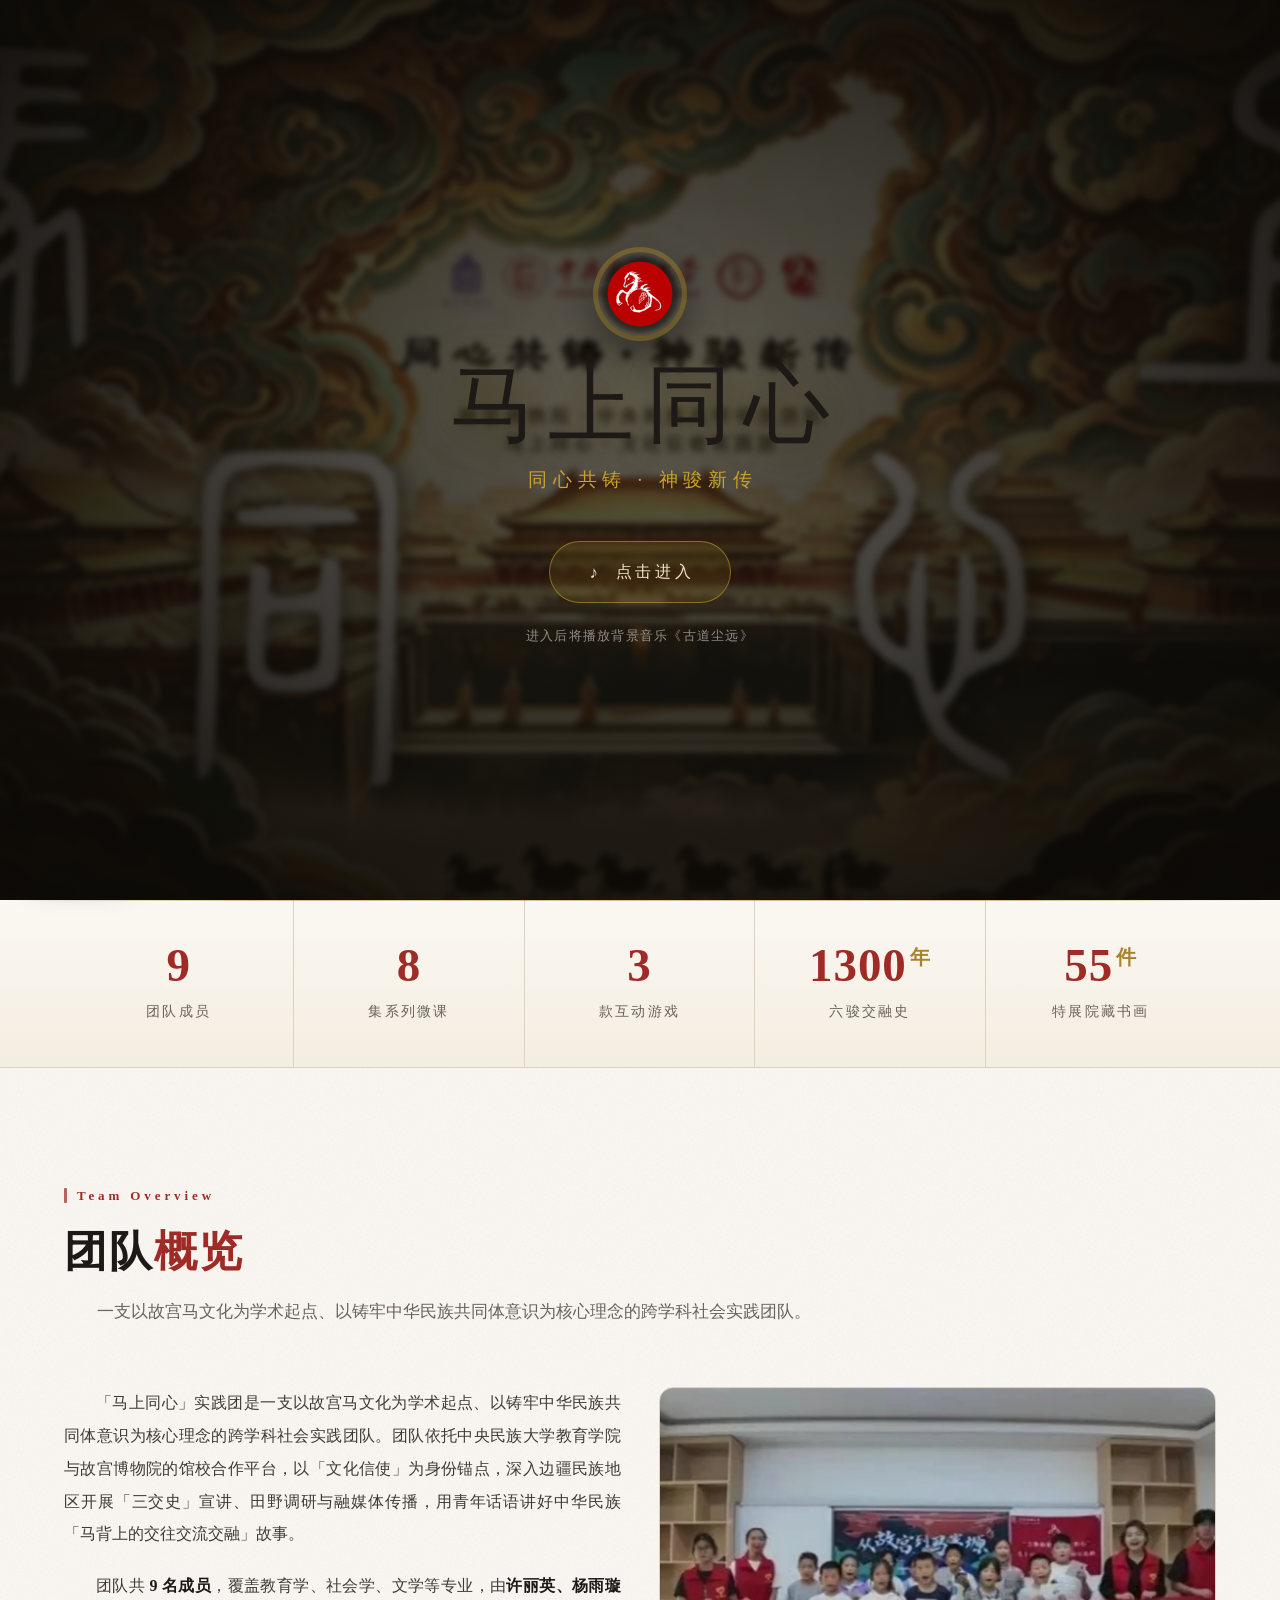
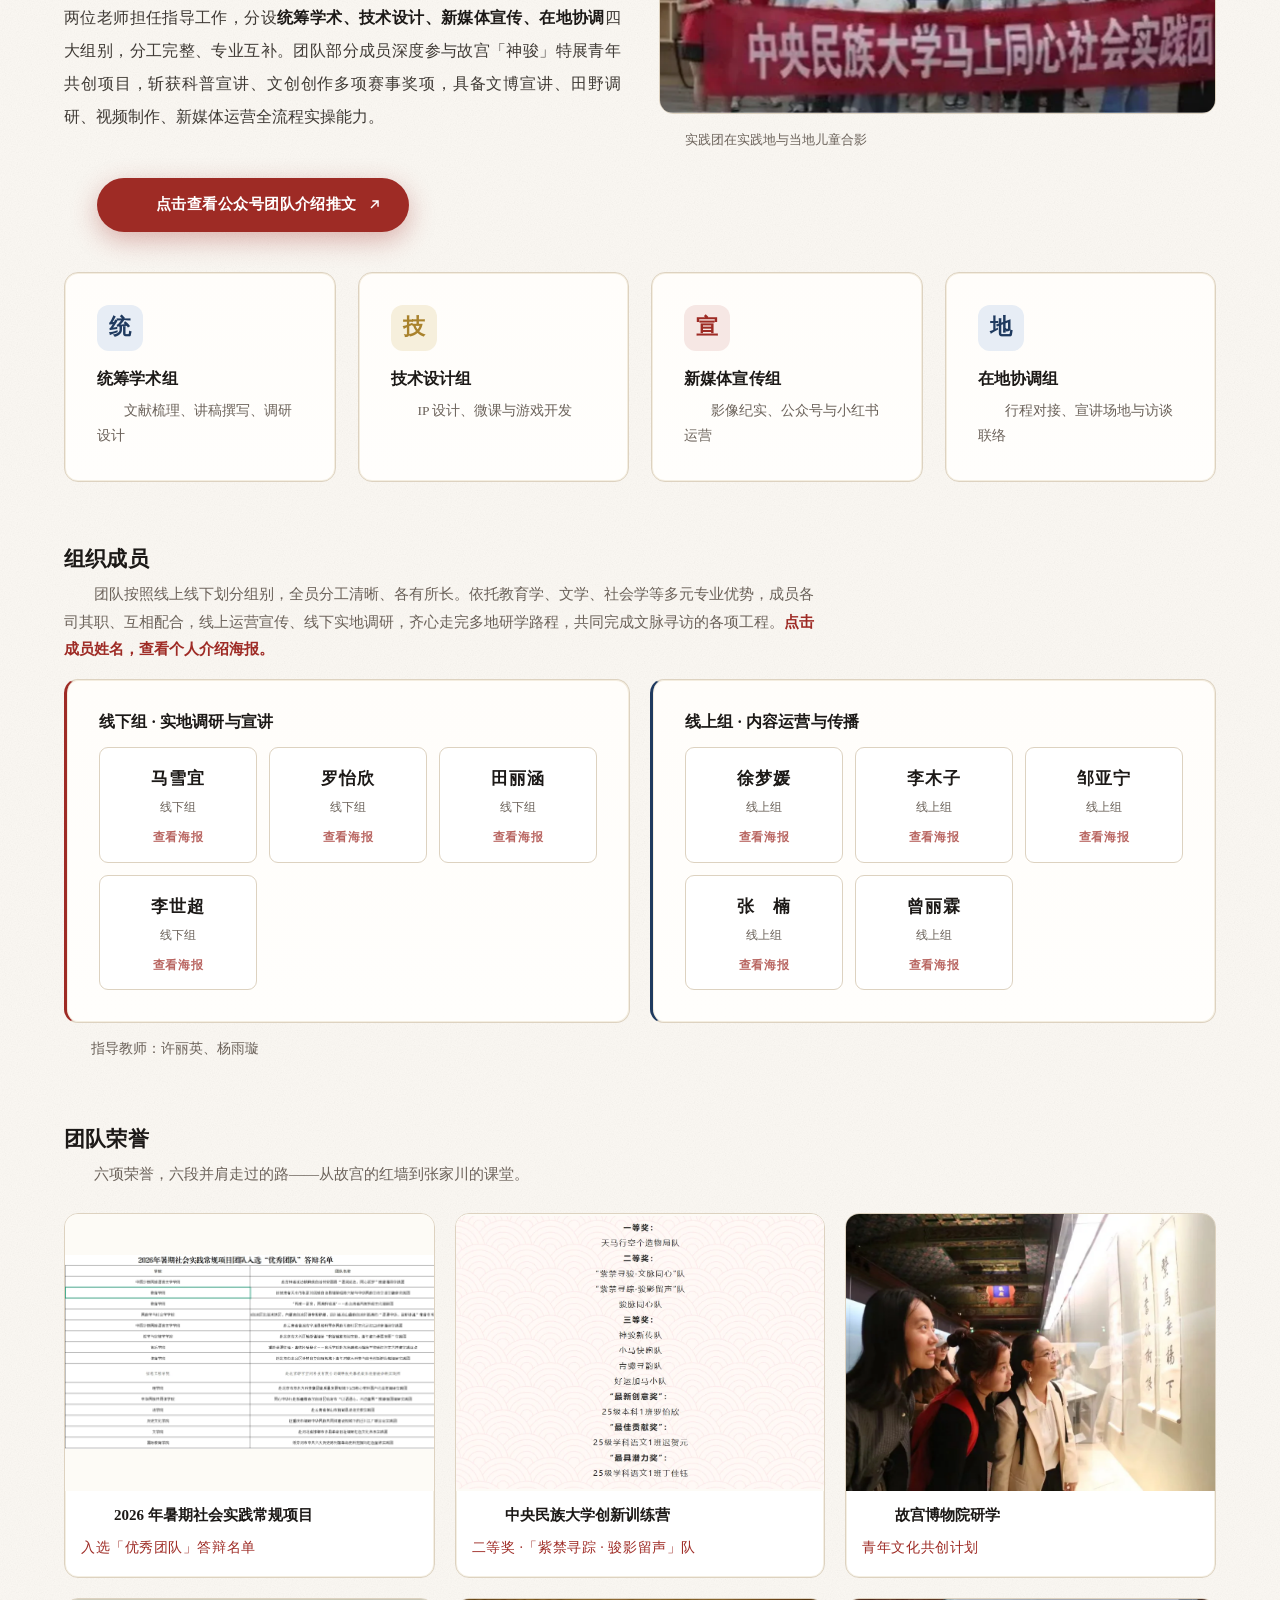
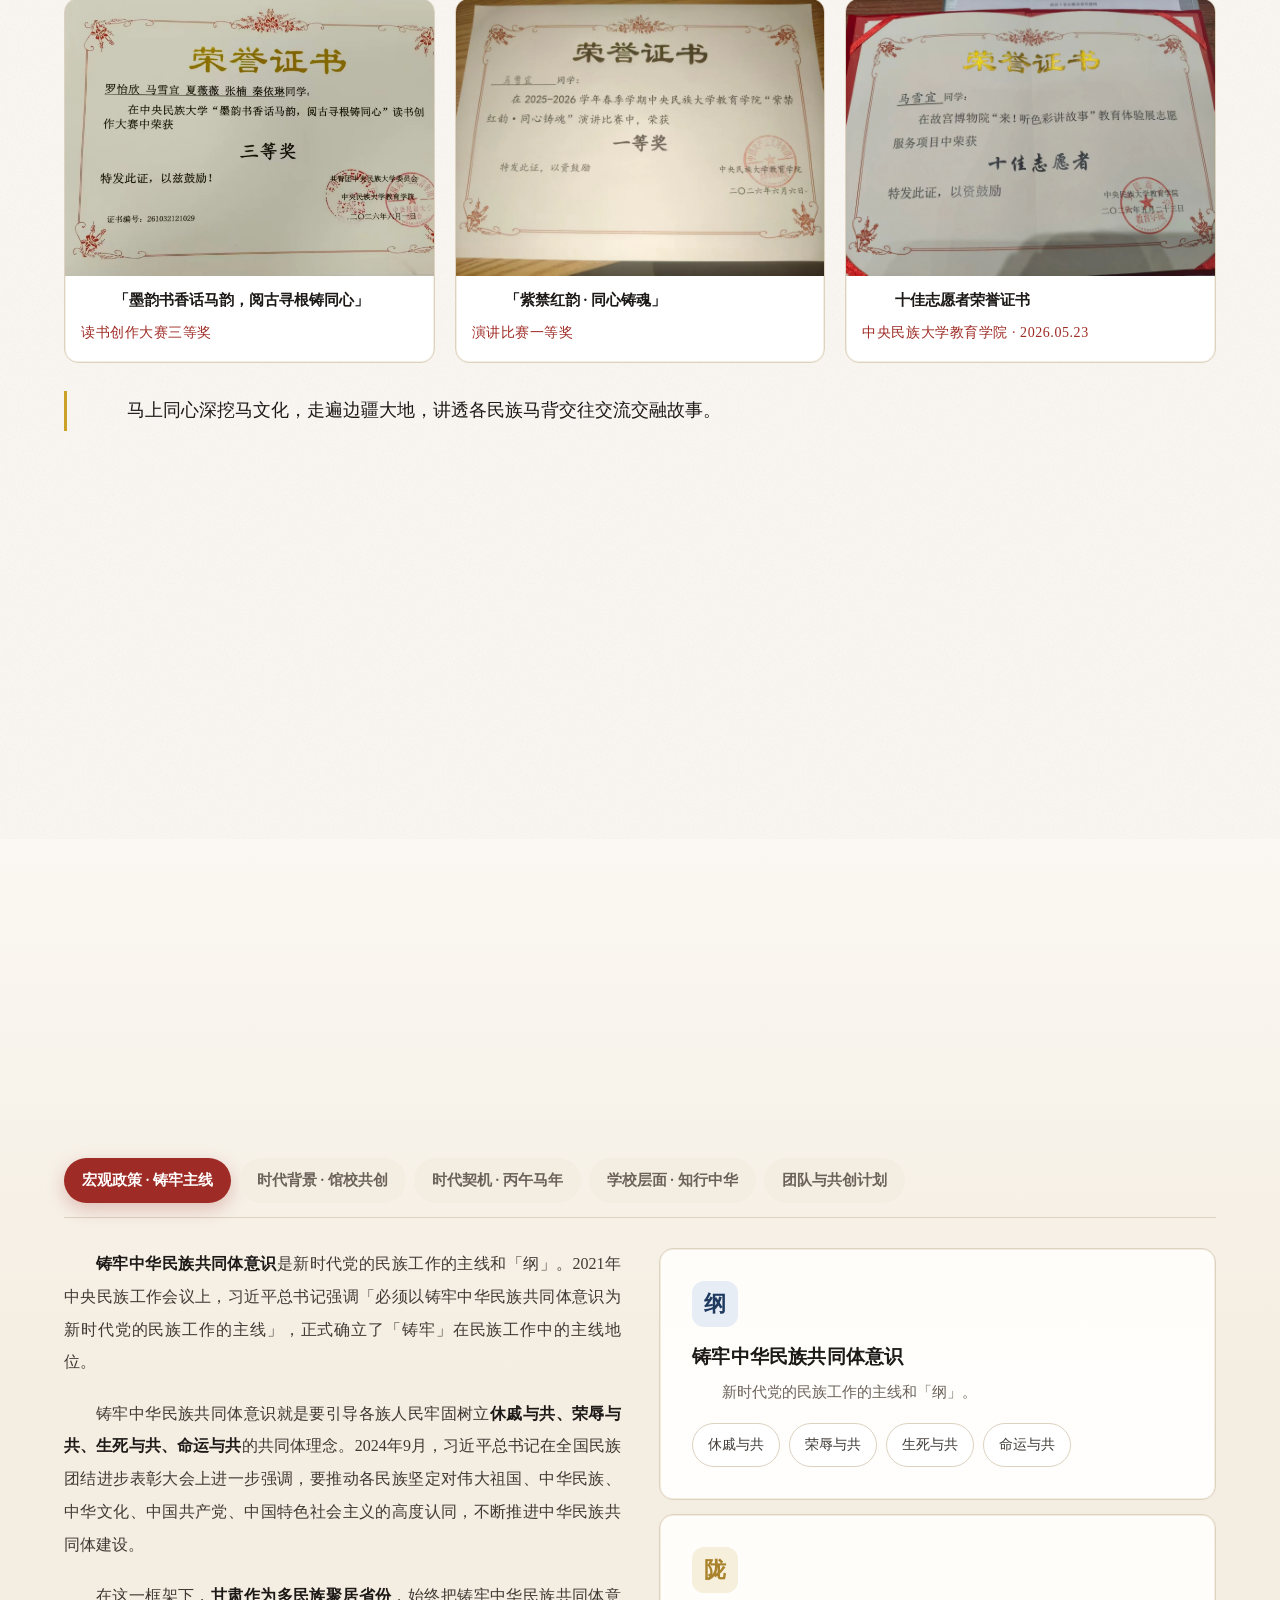
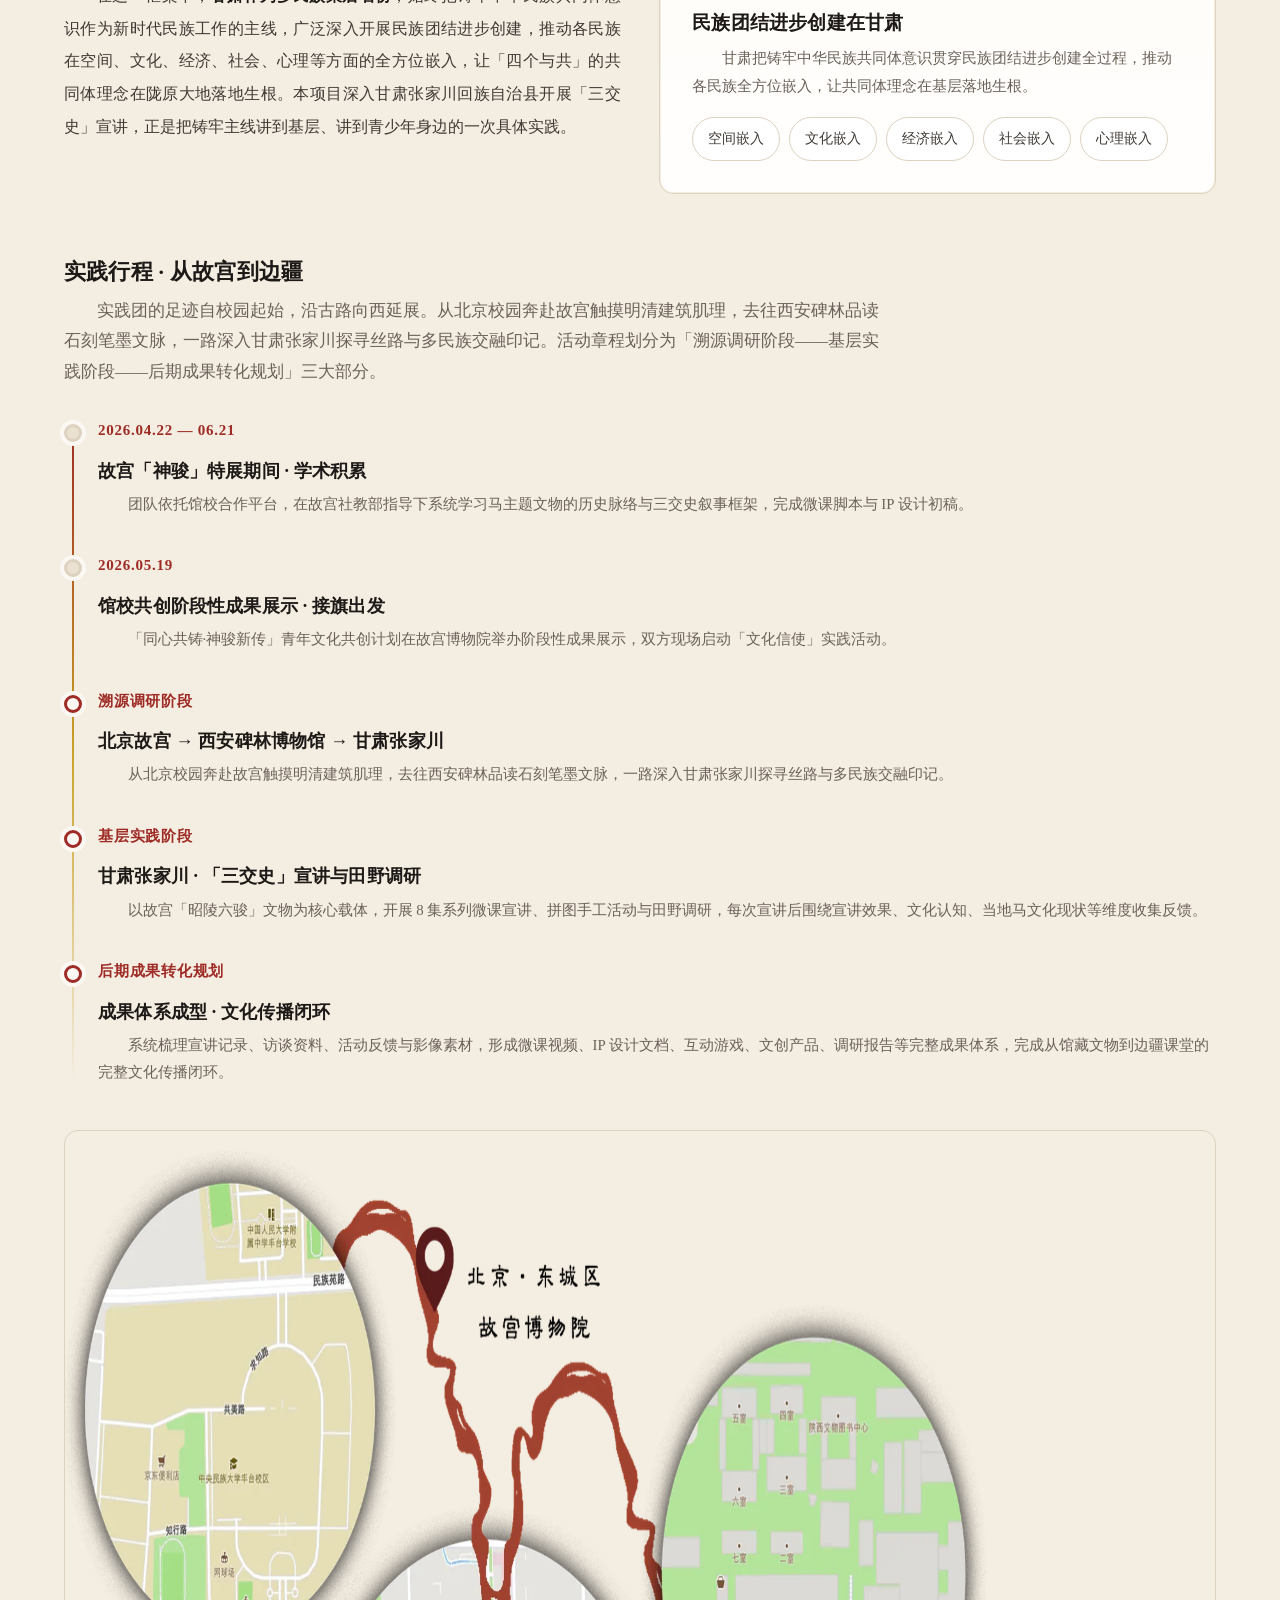
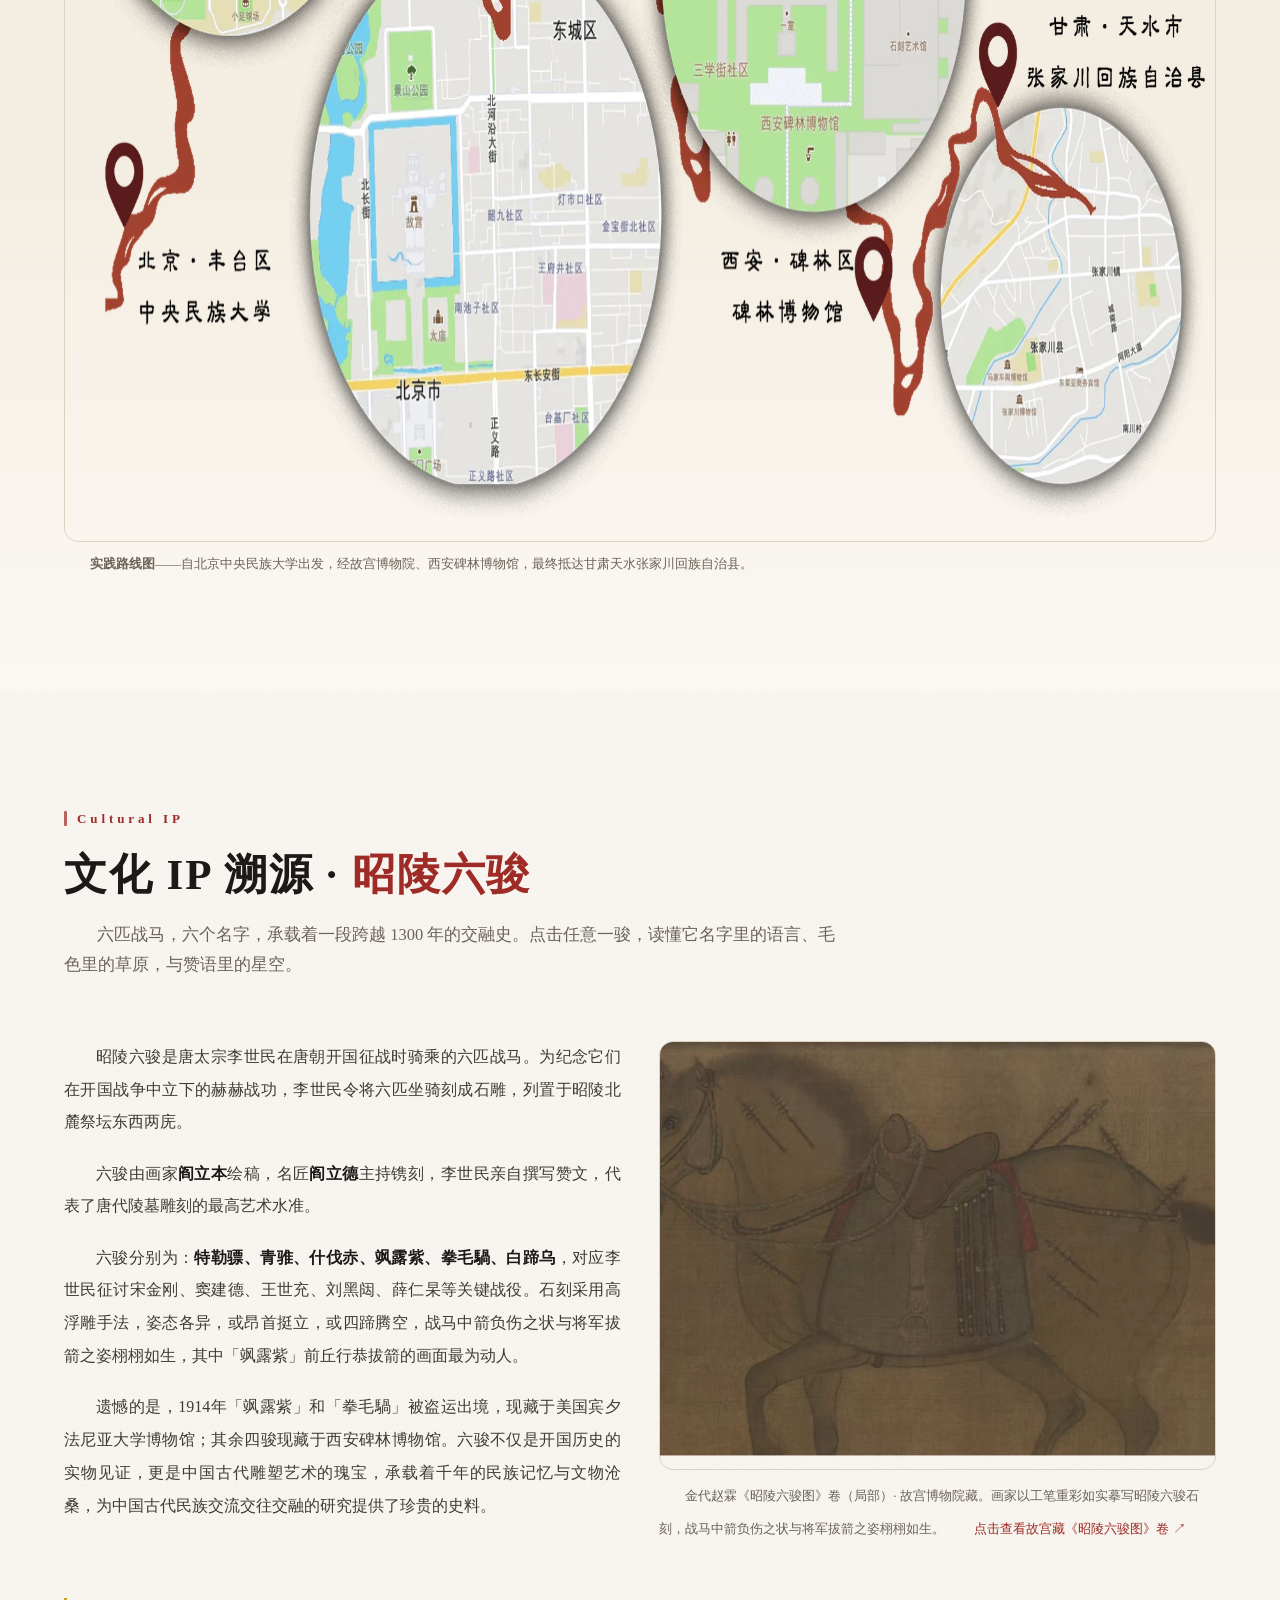
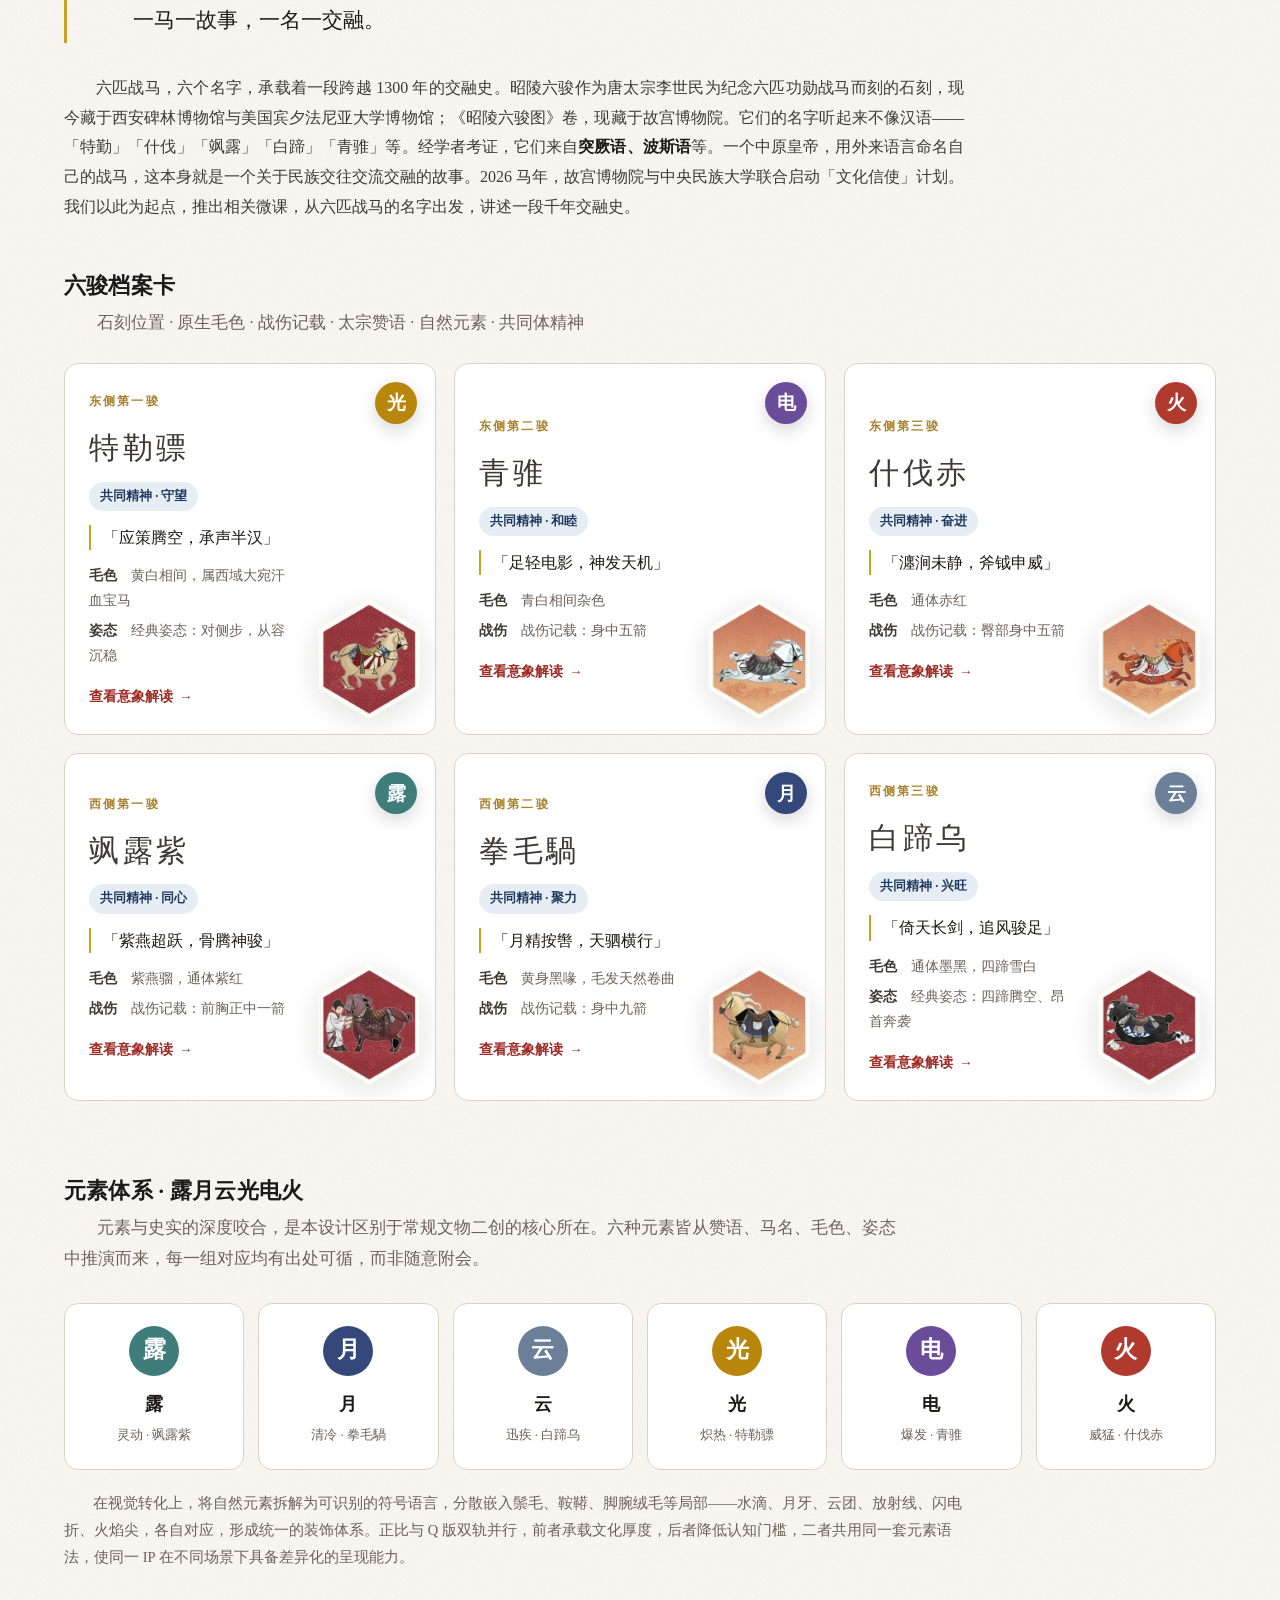
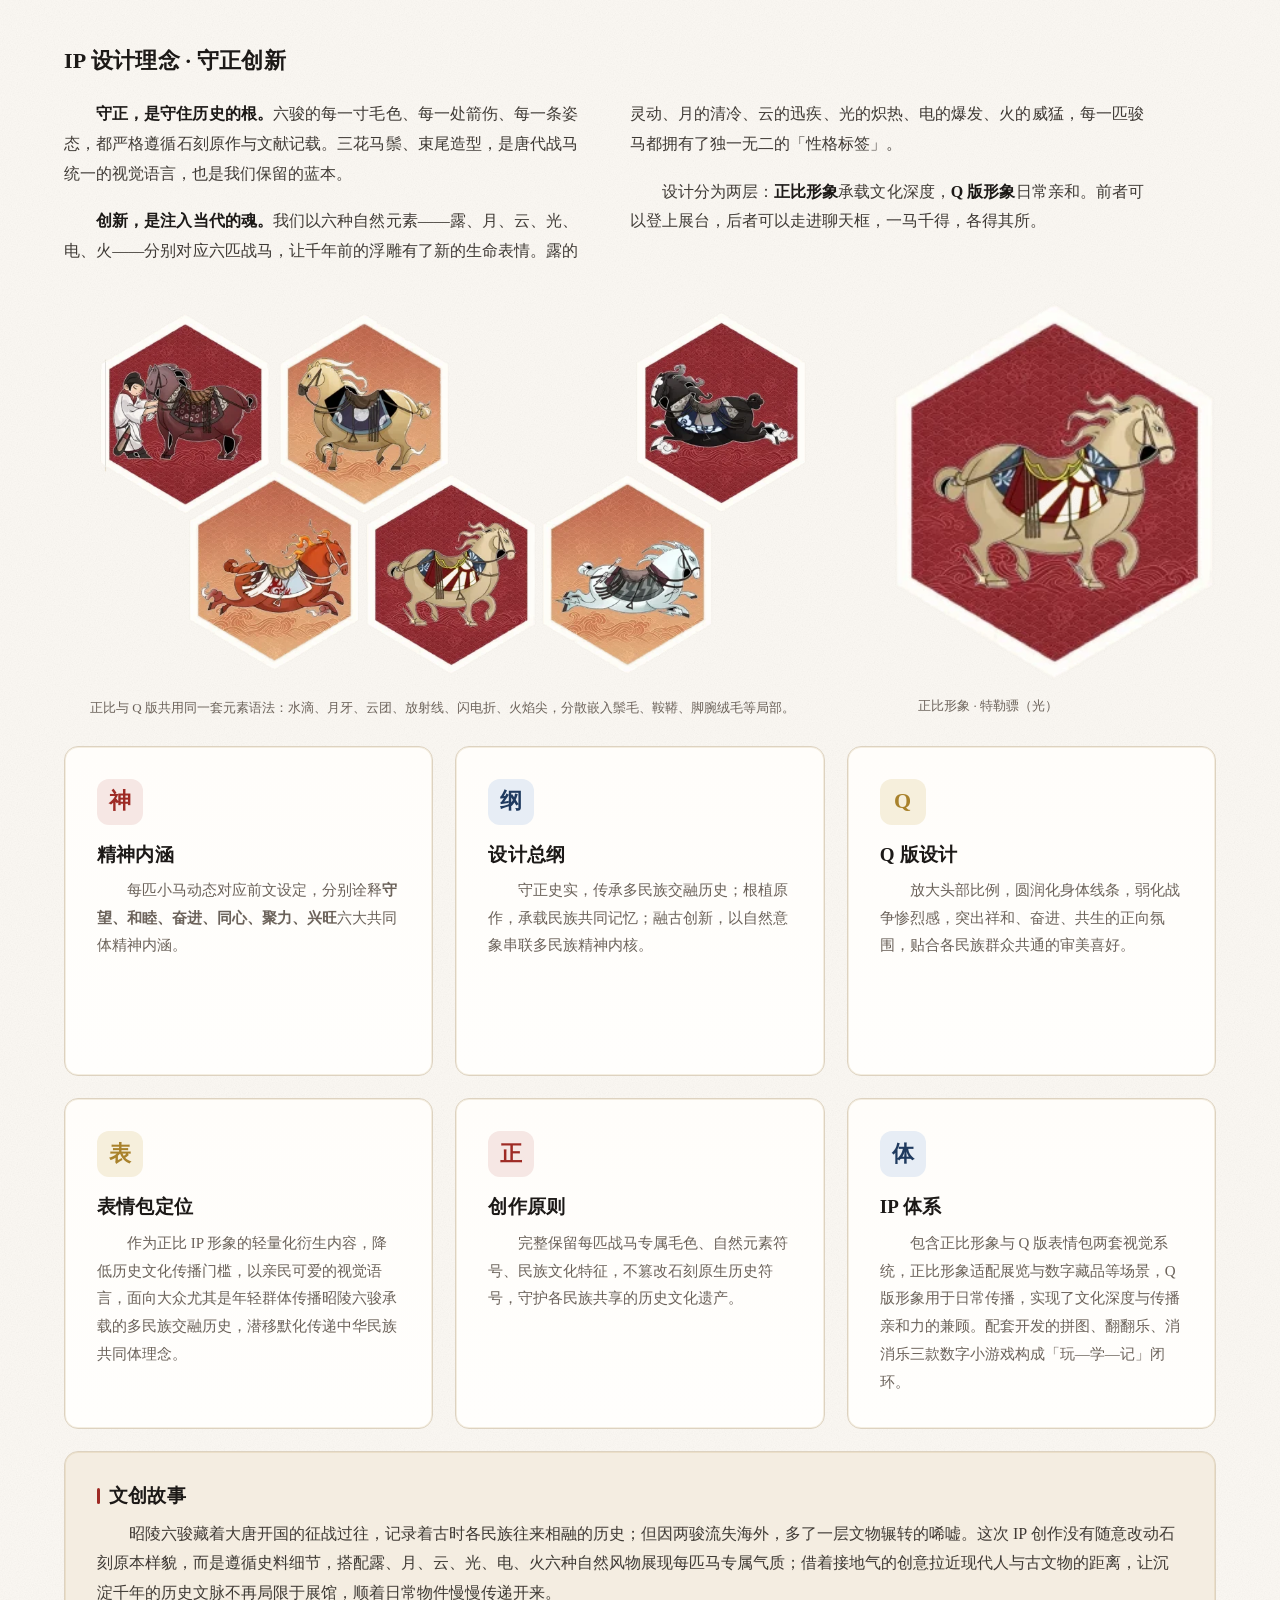
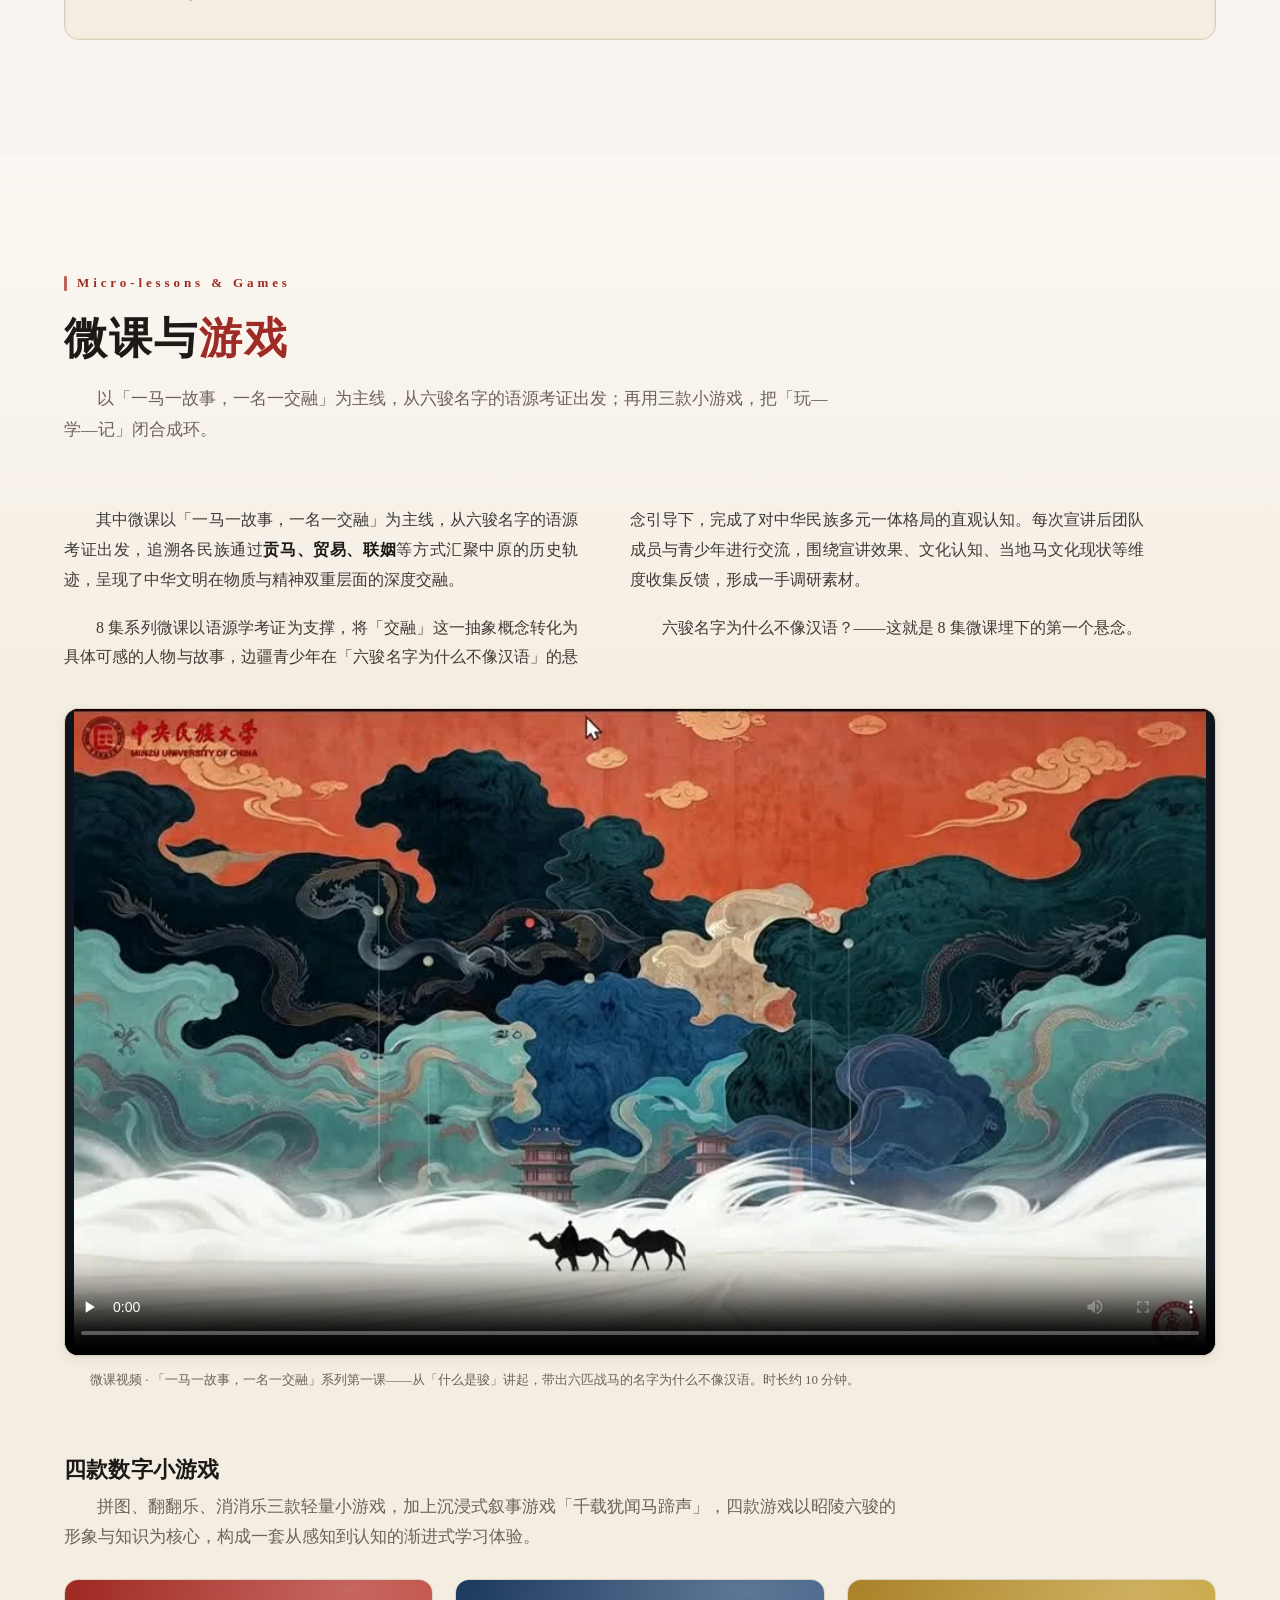
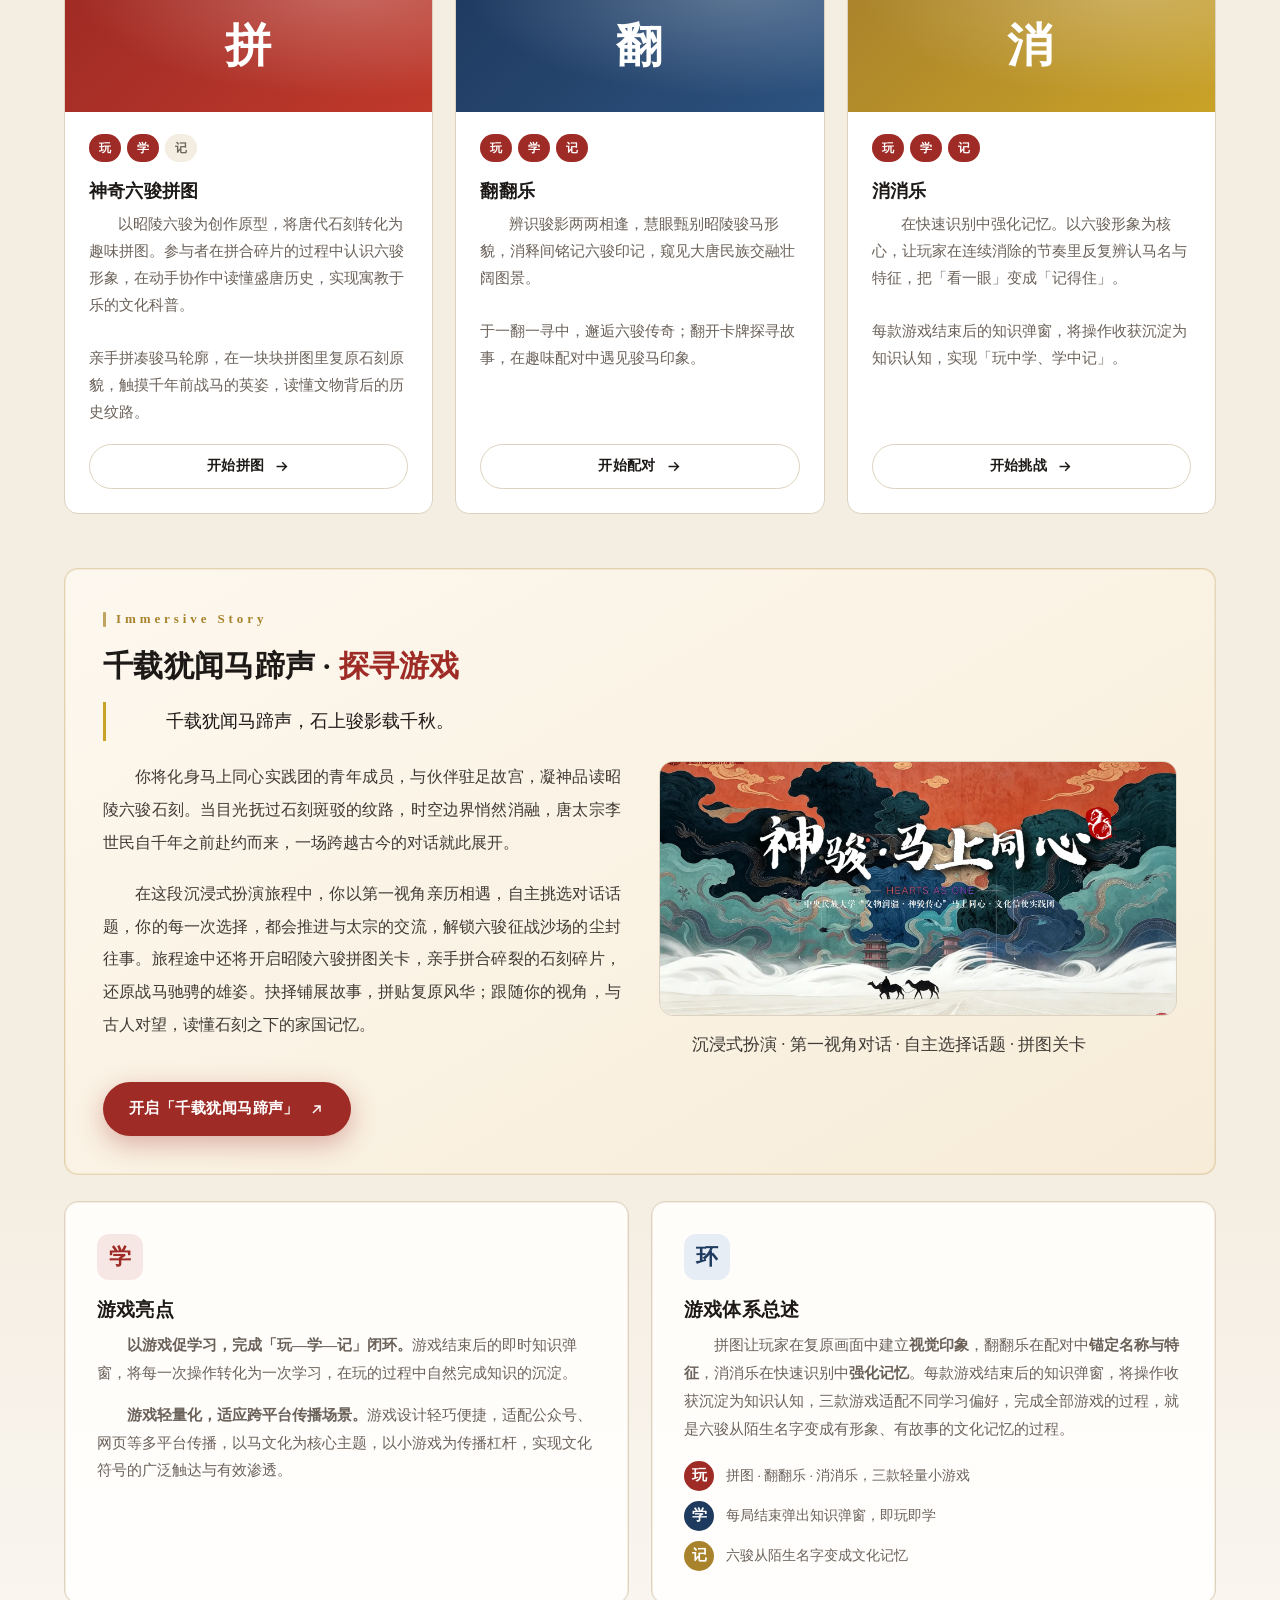
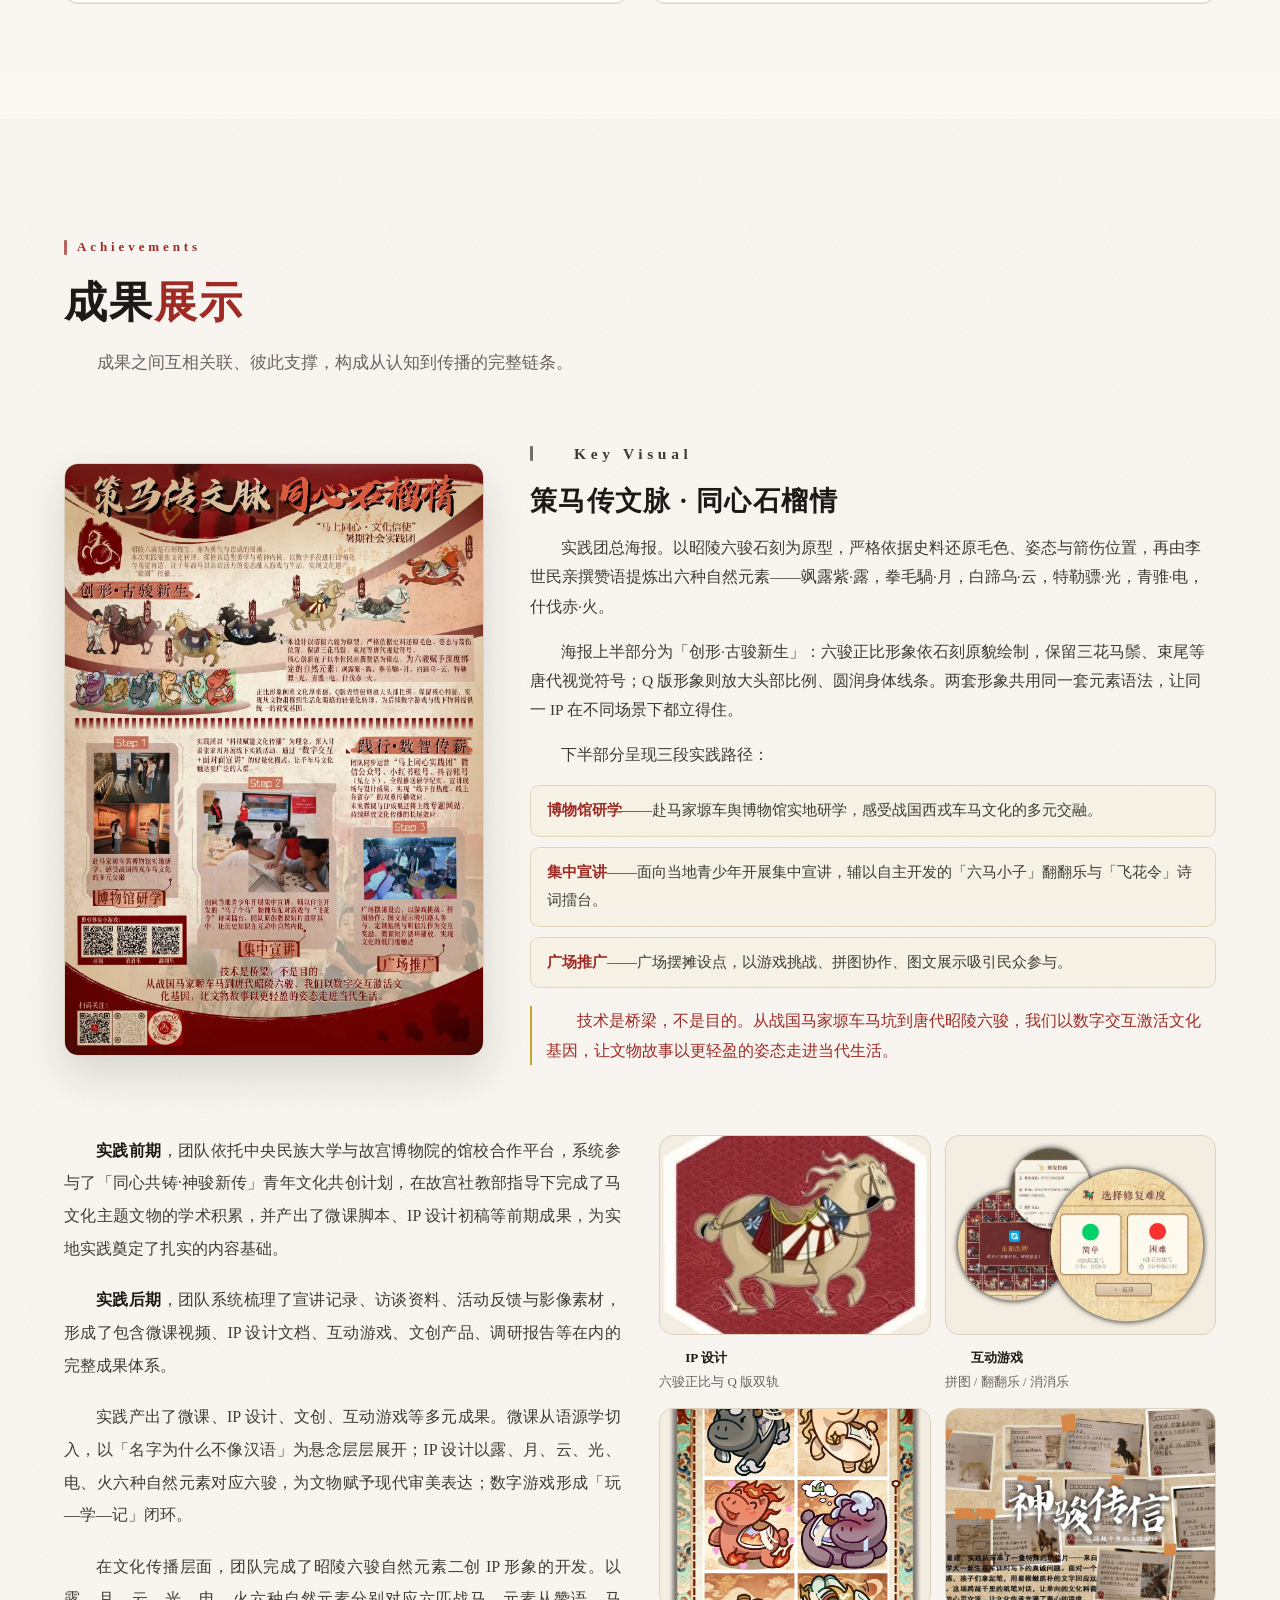
<file: index.html>
<!DOCTYPE html>
<html lang="zh-CN">
<head>
<meta charset="UTF-8">
<meta name="viewport" content="width=device-width, initial-scale=1, viewport-fit=cover">
<title>马上同心 · 文化信使 ｜ 昭陵六骏马文化溯源与边疆宣讲实践</title>
<meta name="description" content="中央民族大学教育学院「马上同心·文化信使」社会实践团，依托故宫博物院与中央民族大学「同心共铸·神骏新传」青年文化共创计划，以昭陵六骏为文化载体，从故宫到边疆开展「三交史」宣讲、田野调研与融媒体传播。">
<meta name="keywords" content="马上同心,文化信使,昭陵六骏,铸牢中华民族共同体意识,故宫博物院,中央民族大学,三交史,文化两创,张家川">
<meta name="author" content="马上同心社会实践团">
<meta name="theme-color" content="#9e2b25">
<meta property="og:type" content="website">
<meta property="og:title" content="马上同心 · 文化信使 ｜ 昭陵六骏马文化溯源与边疆宣讲实践">
<meta property="og:description" content="千年石刻，如何与当代对话。以露、月、云、光、电、火六种自然元素，重述六匹战马背后的民族交往交流交融史。">
<meta property="og:image" content="assets/img/hero-keyvisual-1200.webp">
<link rel="icon" href="assets/img/emblem.webp">
<link rel="preload" as="image" href="assets/img/hero-keyvisual.webp"
      imagesrcset="assets/img/hero-keyvisual-1200.webp 1200w, assets/img/hero-keyvisual-1600.webp 1600w, assets/img/hero-keyvisual.webp 2400w"
      imagesizes="100vw">
<link rel="stylesheet" href="assets/css/style.css?v=20261007">
</head>
<body>

<!-- ==================== 进场封面（背景音乐入口） ====================
     浏览器规定：没有用户手势就不允许带声音播放。所以用一道封面接住
     用户的第一次点击——那次点击既是「进入」，也是启动音乐的合法手势。
     不用 JS 时（noscript）封面自动隐藏，不会挡住内容。 -->
<div class="gate" id="gate">
  <div class="gate__bg"><img src="assets/img/hero-keyvisual-1200.webp" alt=""></div>
  <div class="gate__inner">
    <img class="gate__seal" src="assets/img/emblem.webp" alt="">
    <h2 class="gate__title">马上同心</h2>
    <p class="gate__sub">同心共铸 · 神骏新传</p>
    <button class="gate__btn" id="gateEnter" type="button">
      <span class="gate__ico" aria-hidden="true">♪</span><span>点击进入</span>
    </button>
    <p class="gate__note">进入后将播放背景音乐《古道尘远》</p>
  </div>
</div>
<script>
/* 跳过进场封面的判定，必须放在封面标记之后、main.js 之前同步执行，否则会闪一下。
   两种情形跳过：
     ① 本次会话已经进过站（例如从站内小游戏返回、或按浏览器后退回来）；
     ② 链接显式带了 ?skipgate=1（站内小游戏的「返回」按钮就走这条）。
   封面原本只是为了接住「第一次用户手势」来放背景音乐，而 main.js 第 440 行起
   另有一套「首次交互自动起播」的兜底，所以跳过封面不会导致音乐丢失。 */
(function () {
  var skip = false;
  try { skip = sessionStorage.getItem('mstx-entered') === '1'; } catch (e) {}
  if (/[?&]skipgate=1/.test(location.search)) skip = true;
  if (!skip) return;
  window.__mstxSkipGate = true;
  var g = document.getElementById('gate');
  if (g && g.parentNode) g.parentNode.removeChild(g);
})();
</script>
<noscript><style>.gate{display:none !important}</style></noscript>
<script>
/* 保险丝：仅当主脚本确实没跑起来（未置 __mstxReady）时才放行，
   避免「用户还没点、封面就自己消失」。 */
setTimeout(function () {
  var g = document.getElementById('gate');
  if (g && !window.__mstxReady && !g.dataset.handled) {
    g.classList.add('is-out');
    document.body.classList.remove('is-locked');
  }
}, 5000);
</script>

<div class="progress" id="progress" aria-hidden="true"></div>

<!-- ==================== 导航 ==================== -->
<header class="nav" id="nav">
  <div class="nav__inner">
    <a class="nav__brand" href="#top" aria-label="马上同心社会实践团 · 文化信使">
      <!-- 横向锁定图本身已含「马上同心社会实践团」字样，故不再重复旁边的品牌文字 -->
      <img src="assets/img/nav-logo.png" alt="马上同心社会实践团" width="221" height="36" style="width:auto;height:36px;border-radius:0;box-shadow:none">
    </a>
    <nav class="nav__links" id="navLinks" aria-label="主导航">
      <a href="#top">首页</a>
      <a href="#team">团队概览</a>
      <a href="#background">实践背景</a>
      <a href="#ip">文化IP溯源</a>
      <a href="#course">微课与游戏</a>
      <a href="#achievement">成果展示</a>
      <a href="#video">影像纪实</a>
      <a href="#outlook">总结展望</a>
    </nav>
    <button class="nav__toggle" id="navToggle" aria-label="展开导航菜单" aria-expanded="false" aria-controls="navLinks"><span></span></button>
  </div>
</header>

<main>

<!-- ==================== 首屏 ==================== -->
<section class="hero" id="top">
  <div class="hero__bg">
    <img src="assets/img/hero-keyvisual.webp"
         srcset="assets/img/hero-keyvisual-1200.webp 1200w, assets/img/hero-keyvisual-1600.webp 1600w, assets/img/hero-keyvisual.webp 2400w"
         sizes="100vw"
         alt="「马上同心」主视觉：祥云缭绕的故宫宫殿群与昭陵六骏剪影，四角为「马上同心」四个榜书大字，中央为中央民族大学与故宫博物院院徽及「同心共铸·神骏新传」题词。"
         fetchpriority="high" width="2400" height="1350">
  </div>
  <!-- 主视觉已把标题与题词绘入画面，此处保留一份真实文本供搜索引擎与读屏软件识别 -->
  <h1 class="sr-only">马上同心 · 文化信使 — 昭陵六骏马文化溯源与边疆宣讲实践</h1>
  <a class="hero__scroll" href="#team" aria-label="向下滚动，查看团队概览"><i aria-hidden="true"></i><span>展卷</span></a>
</section>

<!-- ==================== 数据条 ==================== -->
<section class="stats" aria-label="实践数据概览">
  <div class="container">
    <div class="stats__grid">
      <div class="stat" data-reveal><div class="stat__num">9</div><div class="stat__label">团队成员</div></div>
      <div class="stat" data-reveal><div class="stat__num">8</div><div class="stat__label">集系列微课</div></div>
      <div class="stat" data-reveal><div class="stat__num">3</div><div class="stat__label">款互动游戏</div></div>
      <div class="stat" data-reveal><div class="stat__num">1300<sup>年</sup></div><div class="stat__label">六骏交融史</div></div>
      <div class="stat" data-reveal><div class="stat__num">55<sup>件</sup></div><div class="stat__label">特展院藏书画</div></div>
    </div>
  </div>
</section>

<!-- ==================== 团队概览 ==================== -->
<section class="section" id="team">
  <div class="container">
    <div class="section__head" data-reveal>
      <p class="eyebrow">Team Overview</p>
      <h2 class="section__title">团队<em>概览</em></h2>
      <p class="section__lead">一支以故宫马文化为学术起点、以铸牢中华民族共同体意识为核心理念的跨学科社会实践团队。</p>
    </div>

    <div class="split" style="margin-bottom:26px">
      <div class="prose prose--lead">
        <p>「马上同心」实践团是一支以故宫马文化为学术起点、以铸牢中华民族共同体意识为核心理念的跨学科社会实践团队。团队依托中央民族大学教育学院与故宫博物院的馆校合作平台，以「文化信使」为身份锚点，深入边疆民族地区开展「三交史」宣讲、田野调研与融媒体传播，用青年话语讲好中华民族「马背上的交往交流交融」故事。</p>
        <p>团队共 <strong>9 名成员</strong>，覆盖教育学、社会学、文学等专业，由<strong>许丽英、杨雨璇</strong>两位老师担任指导工作，分设<strong>统筹学术、技术设计、新媒体宣传、在地协调</strong>四大组别，分工完整、专业互补。团队部分成员深度参与故宫「神骏」特展青年共创项目，斩获科普宣讲、文创创作多项赛事奖项，具备文博宣讲、田野调研、视频制作、新媒体运营全流程实操能力。</p>
      </div>
      <figure class="split__media">
        <img src="assets/img/team-group.webp" alt="马上同心实践团在实践地与当地儿童合影，队旗书写「中央民族大学马上同心社会实践团」">
        <figcaption style="font-size:13px;color:var(--ink-3)">实践团在实践地与当地儿童合影</figcaption>
      </figure>
    </div>

    <p style="margin:0 0 clamp(28px,3.4vw,40px)" data-reveal>
      <a class="btn btn--zhu" href="https://mp.weixin.qq.com/s/z6M5XC5jhcy2MxmnuKxa5w" target="_blank" rel="noopener">点击查看公众号团队介绍推文
        <svg viewBox="0 0 24 24" fill="none" stroke="currentColor" stroke-width="2" aria-hidden="true"><path d="M7 17 17 7M9 7h8v8"/></svg>
      </a>
    </p>

    <div class="grid grid--4">
      <div class="card card--dai" data-reveal>
        <div class="card__icon">统</div>
        <h3 class="card__title" style="font-size:16px">统筹学术组</h3>
        <p class="card__text" style="font-size:13.5px">文献梳理、讲稿撰写、调研设计</p>
      </div>
      <div class="card card--jin" data-reveal>
        <div class="card__icon">技</div>
        <h3 class="card__title" style="font-size:16px">技术设计组</h3>
        <p class="card__text" style="font-size:13.5px">IP 设计、微课与游戏开发</p>
      </div>
      <div class="card" data-reveal>
        <div class="card__icon">宣</div>
        <h3 class="card__title" style="font-size:16px">新媒体宣传组</h3>
        <p class="card__text" style="font-size:13.5px">影像纪实、公众号与小红书运营</p>
      </div>
      <div class="card card--dai" data-reveal>
        <div class="card__icon">地</div>
        <h3 class="card__title" style="font-size:16px">在地协调组</h3>
        <p class="card__text" style="font-size:13.5px">行程对接、宣讲场地与访谈联络</p>
      </div>
    </div>

    <div style="margin-top:clamp(40px,5vw,64px)" data-reveal>
      <h3 style="font-size:21px;margin-bottom:8px">组织成员</h3>
      <p style="color:var(--ink-3);font-size:15px;max-width:760px">团队按照线上线下划分组别，全员分工清晰、各有所长。依托教育学、文学、社会学等多元专业优势，成员各司其职、互相配合，线上运营宣传、线下实地调研，齐心走完多地研学路程，共同完成文脉寻访的各项工程。<strong style="color:var(--zhu);font-weight:600">点击成员姓名，查看个人介绍海报。</strong></p>
      <div class="grid grid--2" style="gap:20px">
        <div class="card card--members" style="border-left:3px solid var(--zhu)">
          <h4 style="font-size:16px;margin-bottom:14px">线下组 · 实地调研与宣讲</h4>
          <div class="members">
            <button class="member" data-member="ma-xueyi" aria-haspopup="dialog"><b>马雪宜</b><span>线下组</span><em>查看海报</em></button>
            <button class="member" data-member="luo-yixin" aria-haspopup="dialog"><b>罗怡欣</b><span>线下组</span><em>查看海报</em></button>
            <button class="member" data-member="tian-lihan" aria-haspopup="dialog"><b>田丽涵</b><span>线下组</span><em>查看海报</em></button>
            <button class="member" data-member="li-shichao" aria-haspopup="dialog"><b>李世超</b><span>线下组</span><em>查看海报</em></button>
          </div>
        </div>
        <div class="card card--members" style="border-left:3px solid var(--dai)">
          <h4 style="font-size:16px;margin-bottom:14px">线上组 · 内容运营与传播</h4>
          <div class="members">
            <button class="member" data-member="xu-mengyuan" aria-haspopup="dialog"><b>徐梦媛</b><span>线上组</span><em>查看海报</em></button>
            <button class="member" data-member="li-muzi" aria-haspopup="dialog"><b>李木子</b><span>线上组</span><em>查看海报</em></button>
            <button class="member" data-member="zou-yaning" aria-haspopup="dialog"><b>邹亚宁</b><span>线上组</span><em>查看海报</em></button>
            <button class="member" data-member="zhang-nan" aria-haspopup="dialog"><b>张　楠</b><span>线上组</span><em>查看海报</em></button>
            <button class="member" data-member="zeng-lilin" aria-haspopup="dialog"><b>曾丽霖</b><span>线上组</span><em>查看海报</em></button>
          </div>
        </div>
      </div>
      <p style="font-size:13.5px;color:var(--ink-3);margin-top:14px">指导教师：许丽英、杨雨璇</p>
    </div>

    <div style="margin-top:clamp(40px,5vw,64px)" data-reveal>
      <h3 style="font-size:21px;margin-bottom:8px">团队荣誉</h3>
      <p style="color:var(--ink-3);font-size:15px;max-width:640px;margin:0 0 24px">六项荣誉，六段并肩走过的路——从故宫的红墙到张家川的课堂。</p>

      <div class="honors">
        <figure class="honor honor--doc" data-full="assets/img/honor-01-outstanding.webp" data-cap="2026 年暑期社会实践常规项目团队入选「优秀团队」答辩名单。名单第二行「教育学院 · 赴甘肃省天水市张家川回族自治县调研昭陵六骏与中华民族交往交流交融史实践团」即本实践团。">
          <img src="assets/img/honor-01-outstanding.webp" alt="2026 年暑期社会实践常规项目团队入选「优秀团队」答辩名单，第二行为教育学院赴甘肃省天水市张家川回族自治县调研昭陵六骏与中华民族交往交流交融史实践团" loading="lazy">
          <figcaption><b>2026 年暑期社会实践常规项目</b><span>入选「优秀团队」答辩名单</span></figcaption>
        </figure>
        <figure class="honor honor--doc" data-full="assets/img/honor-02-training-camp.webp" data-cap="中央民族大学创新训练营获奖名单。本实践团组建的「紫禁寻踪·骏影留声」队获二等奖；「最新创意奖」由 25 级本科 1 班罗怡欣获得。">
          <img src="assets/img/honor-02-training-camp.webp" alt="中央民族大学创新训练营获奖名单，本实践团组建的「紫禁寻踪·骏影留声」队获二等奖" loading="lazy">
          <figcaption><b>中央民族大学创新训练营</b><span>二等奖 ·「紫禁寻踪 · 骏影留声」队</span></figcaption>
        </figure>
        <figure class="honor" data-full="assets/img/honor-05-gugong-study.webp" data-cap="实践团在故宫博物院展厅研学，于《昭陵六骏图》卷等马主题书画前驻足研读。">
          <img src="assets/img/honor-05-gugong-study.webp" alt="实践团成员在故宫博物院展厅研读书画" loading="lazy">
          <figcaption><b>故宫博物院研学</b><span>青年文化共创计划</span></figcaption>
        </figure>
        <figure class="honor" data-full="assets/img/honor-03-reading-cert.webp" data-cap="「墨韵书香话马韵，阅古寻根铸同心」读书创作大赛三等奖荣誉证书（证书编号 261032121029）。">
          <img src="assets/img/honor-03-reading-cert.webp" alt="读书创作大赛三等奖荣誉证书" loading="lazy">
          <figcaption><b>「墨韵书香话马韵，阅古寻根铸同心」</b><span>读书创作大赛三等奖</span></figcaption>
        </figure>
        <figure class="honor" data-full="assets/img/honor-04-speech-cert.webp" data-cap="2025-2026 学年春季学期中央民族大学教育学院「紫禁红韵·同心铸魂」演讲比赛一等奖荣誉证书。">
          <img src="assets/img/honor-04-speech-cert.webp" alt="「紫禁红韵·同心铸魂」演讲比赛一等奖荣誉证书" loading="lazy">
          <figcaption><b>「紫禁红韵 · 同心铸魂」</b><span>演讲比赛一等奖</span></figcaption>
        </figure>
        <figure class="honor" data-full="assets/img/honor-02-volunteer-cert.webp" data-cap="故宫博物院「来！听色彩讲故事」教育体验展志愿服务项目「十佳志愿者」荣誉证书，中央民族大学教育学院颁发（2026.05.23）。">
          <img src="assets/img/honor-02-volunteer-cert.webp" alt="故宫博物院教育体验展「十佳志愿者」荣誉证书" loading="lazy">
          <figcaption><b>十佳志愿者荣誉证书</b><span>中央民族大学教育学院 · 2026.05.23</span></figcaption>
        </figure>
      </div>

      <div class="quote" style="font-size:18px;margin:28px 0 0">马上同心深挖马文化，走遍边疆大地，讲透各民族马背交往交流交融故事。</div>
    </div>

    <div class="card card--logo" style="margin-top:22px;border-left:3px solid var(--jin)" data-reveal>
      <img src="assets/img/logo-wordmark.png" alt="马上同心社会实践团 Logo：朱红圆印中的白色骏马，右侧竖排「马上同心」四字" loading="lazy" width="168" height="182" style="width:clamp(150px,18%,200px)">
      <div>
        <h3 style="font-size:21px;margin-bottom:14px">团队 Logo</h3>
        <p class="prose" style="margin:0">团队 Logo 以<strong>朱红方印</strong>为骨，主体白色骏马昂首腾跃，既接续故宫「昭陵六骏」的文物底蕴，又联结西北草原的游牧风情，凝练着跨越千年的民族交往交流交融史；马腹菱纹暗合「石榴同心」之喻，象征各族儿女紧密相拥。右侧「马上同心」四字点明实践内核，寓示民大学子策马扬鞭，从故宫走向边疆，以知行合一践行文化信使的笃行初心。</p>
        <ul class="pill-list" style="margin-top:18px">
          <li>宣讲</li><li>田野调研</li><li>新媒体原创内容</li><li>青年文化信使</li><li>守护民族团结文脉</li>
        </ul>
      </div>
    </div>
  </div>
</section>

<!-- ==================== 实践背景 ==================== -->
<section class="section section--tint" id="background">
  <div class="container">
    <div class="section__head" data-reveal>
      <p class="eyebrow">Context</p>
      <h2 class="section__title">实践<em>背景</em></h2>
      <p class="section__lead">从国家战略到学校工程，从馆校共创到时代契机——四个层面共同托举起这次「文化信使」的出发。</p>
    </div>

    <div class="tabs" data-tabs data-reveal>
      <div class="tabs__list" role="tablist" aria-label="实践背景分类">
        <button class="tabs__btn" role="tab" id="tab-1" aria-controls="panel-1" aria-selected="false">时代背景 · 馆校共创</button>
        <button class="tabs__btn" role="tab" id="tab-2" aria-controls="panel-2" aria-selected="false">团队与共创计划</button>
        <button class="tabs__btn" role="tab" id="tab-3" aria-controls="panel-3" aria-selected="true">宏观政策 · 铸牢主线</button>
        <button class="tabs__btn" role="tab" id="tab-4" aria-controls="panel-4" aria-selected="false">时代契机 · 丙午马年</button>
        <button class="tabs__btn" role="tab" id="tab-5" aria-controls="panel-5" aria-selected="false">学校层面 · 知行中华</button>
      </div>

      <div class="tabs__panel" id="panel-1" role="tabpanel" aria-labelledby="tab-1" tabindex="0">
        <div class="split" style="grid-template-columns:1fr 1.2fr">
          <div class="prose">
            <p>2026年5月19日，由故宫博物院和中央民族大学合作开展的「同心共铸·神骏新传」青年文化共创计划，在故宫博物院举办阶段性成果展示。2026年以来，故宫博物院社会教育部和中央民族大学教育学院以青年文化共创计划为契机，开展了科普讲座、视频共创、艺术创作等丰富多彩的实践活动。</p>
            <p>由社会教育部为青年学子带来的《百态神骏伴苍生》《大唐马政与丝路贡马史话》等主题讲座，系统介绍了故宫博物院收藏的「马」主题文物，以及由此展开的民族交往、交流、交融史的历史研究。活动现场双方启动了「文化信使」实践活动——在2026年暑假期间，民大学子将结合「知行中华」暑期社会实践，带着学习所得从故宫到祖国大地、从校园到辽阔边疆，开展以故宫「马」主题文物为核心的「三交史」宣讲，以此搭建文明互鉴、民族「三交」的青春桥梁，助力中华优秀传统文化创造性转化、创新性发展。</p>
          </div>
          <div class="card card--jin">
            <div class="card__icon">展</div>
            <h3 class="card__title">故宫「神骏」特展</h3>
            <p class="card__text">「神骏：故宫书画艺术中的马世界」特展共展出与马相关的院藏珍贵书画，其中包括国家一级文物，并有 28 件为首次展出。</p>
            <dl class="ministat">
              <div><dt>院藏书画</dt><dd>55<sup>件</sup></dd></div>
              <div><dt>国家一级文物</dt><dd>20<sup>件</sup></dd></div>
              <div><dt>首次展出</dt><dd>28<sup>件</sup></dd></div>
            </dl>
            <p class="card__text" style="margin-top:14px">重点展品包括李公麟《摹韦偃牧放图》、金代赵霖《昭陵六骏图》、郎世宁《阚虎骝图》等历代画马名作。</p>
            <p class="card__text" style="margin-top:12px;color:var(--zhu);font-weight:600">本项目以「昭陵六骏」为核心载体，正是对馆校合作成果的深化与延伸。</p>
            <p style="margin:18px 0 0">
              <a class="btn btn--line btn--sm" href="https://www.neac.gov.cn/seac/xwzx/202605/1190356.shtml" target="_blank" rel="noopener">点击查看故宫 × 中央民族大学「青年文化共创计划」详情
                <svg viewBox="0 0 24 24" fill="none" stroke="currentColor" stroke-width="2" aria-hidden="true"><path d="M7 17 17 7M9 7h8v8"/></svg>
              </a>
            </p>
          </div>
        </div>
      </div>

      <div class="tabs__panel" id="panel-2" role="tabpanel" aria-labelledby="tab-2" tabindex="0">
        <div class="split">
          <div class="prose">
            <p>本团队核心成员深度参与了「同心共铸·神骏新传」青年文化共创计划的全过程。在故宫社教部老师的指导下，团队系统学习了故宫马主题文物的历史脉络与三交史叙事框架。在「神骏：故宫书画艺术中的马世界」特展期间，即 <strong>2026年4月22日至6月21日</strong>，团队开展了系列实践。</p>
            <p>基于共创计划的学习所得，团队积累了丰硕的前期成果：2026年寒假社会实践校级优秀团队、故宫志愿十佳志愿者、「墨韵书香话马韵，阅古寻根铸同心」读书创作大赛三等奖、「紫禁红韵·同心铸魂」演讲比赛一等奖、创新训练营二等奖，并自主开发了阙虎骝 Ren'Py 互动小游戏。</p>
            <p>这段经历让团队形成清晰的问题意识：故宫文物里藏着大量可被翻译给当代年轻人听的故事，而这些故事<strong>最应讲给边疆孩子听</strong>，因为那些文物里恰好记录着中华各民族交往交流交融的历史。文化信使计划的启动，为团队提供了将这一想法落地的官方通道。</p>
          </div>
          <figure class="split__media">
            <img src="assets/img/honor-02b-gugong-service.webp" alt="实践团成员在故宫博物院「来！听色彩讲故事」教育体验展志愿服务岗" loading="lazy">
            <figcaption style="font-size:13px;color:var(--ink-3)">团队在故宫博物院社会教育部指导下开展系列实践——从展柜前的研读，到教育体验展服务岗上的讲述。</figcaption>
          </figure>
        </div>
      </div>

      <div class="tabs__panel is-active" id="panel-3" role="tabpanel" aria-labelledby="tab-3" tabindex="0">
        <div class="split">
          <div class="prose">
            <p><strong>铸牢中华民族共同体意识</strong>是新时代党的民族工作的主线和「纲」。2021年中央民族工作会议上，习近平总书记强调「必须以铸牢中华民族共同体意识为新时代党的民族工作的主线」，正式确立了「铸牢」在民族工作中的主线地位。</p>
            <p>铸牢中华民族共同体意识就是要引导各族人民牢固树立<strong>休戚与共、荣辱与共、生死与共、命运与共</strong>的共同体理念。2024年9月，习近平总书记在全国民族团结进步表彰大会上进一步强调，要推动各民族坚定对伟大祖国、中华民族、中华文化、中国共产党、中国特色社会主义的高度认同，不断推进中华民族共同体建设。</p>
            <p>在这一框架下，<strong>甘肃作为多民族聚居省份</strong>，始终把铸牢中华民族共同体意识作为新时代民族工作的主线，广泛深入开展民族团结进步创建，推动各民族在空间、文化、经济、社会、心理等方面的全方位嵌入，让「四个与共」的共同体理念在陇原大地落地生根。本项目深入甘肃张家川回族自治县开展「三交史」宣讲，正是把铸牢主线讲到基层、讲到青少年身边的一次具体实践。</p>
          </div>
          <div class="split__media">
            <div class="card card--dai" style="flex:1 1 0">
              <div class="card__icon">纲</div>
              <h3 class="card__title">铸牢中华民族共同体意识</h3>
              <p class="card__text">新时代党的民族工作的主线和「纲」。</p>
              <ul class="pill-list" style="margin-top:16px">
                <li>休戚与共</li><li>荣辱与共</li><li>生死与共</li><li>命运与共</li>
              </ul>
            </div>
            <div class="card card--jin" style="flex:1 1 0">
              <div class="card__icon">陇</div>
              <h3 class="card__title">民族团结进步创建在甘肃</h3>
              <p class="card__text">甘肃把铸牢中华民族共同体意识贯穿民族团结进步创建全过程，推动各民族全方位嵌入，让共同体理念在基层落地生根。</p>
              <ul class="pill-list" style="margin-top:16px">
                <li>空间嵌入</li><li>文化嵌入</li><li>经济嵌入</li><li>社会嵌入</li><li>心理嵌入</li>
              </ul>
            </div>
          </div>
        </div>
      </div>

      <div class="tabs__panel" id="panel-4" role="tabpanel" aria-labelledby="tab-4" tabindex="0">
        <div class="split">
          <div class="prose">
            <p>推动中华优秀传统文化<strong>创造性转化、创新性发展</strong>是传承中华优秀传统文化的基本方针，也是建设社会主义文化强国的重要方针。</p>
            <p>2026年是农历<strong>丙午马年</strong>。习近平总书记在二〇二六年春节团拜会上指出：「丙午马年，希望全国各族人民更加紧密地团结在党中央周围，坚定信心，保持昂扬斗志，在中国式现代化新征程上策马扬鞭，勇往直前，共同开创更加美好的未来。」故宫博物院围绕马年推出了一系列马文化主题展览与活动，本项目以故宫马文化为切入点，与马年的时代语境深度契合。</p>
            <p>在文化「两创」战略引领与马年寓意的时代感召下，本项目以故宫「昭陵六骏」文物为载体，深入甘肃张家川开展「三交史」调研宣讲，正是以文化为纽带，以青少年为目标群体，对铸牢中华民族共同体意识与文化「两创」要求的积极响应。</p>
          </div>
          <div class="card card--jin">
            <div class="card__icon">午</div>
            <h3 class="card__title">丙午马年 · 策马扬鞭</h3>
            <p class="card__text">项目以铸牢中华民族共同体意识为主线，以文化「两创」为实践方向。2026年恰逢丙午马年，习近平总书记在新春团拜会上以「策马扬鞭、勇往直前」寄语全国各族人民，项目以马文化为切入点，与时代语境深度契合。</p>
            <p class="card__text" style="margin-top:14px;color:var(--zhu);font-weight:600">「丙午马年，希望全国各族人民更加紧密地团结在党中央周围……在中国式现代化新征程上策马扬鞭，勇往直前。」</p>
          </div>
        </div>
        <figure class="feature">
          <img src="assets/img/poster-shenjun.webp" width="1800" height="1013" alt="「神骏·马上同心」主题插画：六匹战马自山水中奔来" loading="lazy">
          <figcaption>「神骏·马上同心」——以昭陵六骏为原型的年度主题视觉，丙午马年的时代语境与千年石刻就此接续。</figcaption>
        </figure>
      </div>

      <div class="tabs__panel" id="panel-5" role="tabpanel" aria-labelledby="tab-5" tabindex="0">
        <div class="split">
          <div class="prose">
            <p>中央民族大学聚焦铸牢中华民族共同体意识主线，深入实施<strong>「知行中华」铸魂育人工程</strong>。2024年以来，学校累计组织师生 <strong>2万余人次</strong>赴全国各地特别是边疆地区开展实践活动，引导学生在社会大课堂中受教育、长才干、作贡献，在实践中牢固树立中华民族共同体意识。</p>
            <p>2026年春季学期以来，中央民族大学万余名师生走出校园，深入京内外百余个实践点位，从故宫红墙到科技一线，从社区街巷到田间地头，各族学子在广阔「大课堂」中读懂「何以中国」，在亲身体验中铸牢中华民族共同体意识。</p>
            <p>在2026年学生暑期社会实践活动中，学校明确以「铸牢中华民族共同体意识」为主线，引导广大青年学子走进社会大课堂，在「行走的思政课」中受教育、长才干、作贡献。本项目作为学校暑期社会实践<strong>常规项目</strong>，以故宫「昭陵六骏」文物为载体，深入甘肃张家川开展「三交史」调研宣讲，正是对学校「知行中华」铸魂育人工程的积极响应与具体落实。</p>
          </div>
          <figure class="split__media">
            <img src="assets/img/gugong-2.webp" alt="中央民族大学教学楼" loading="lazy">
            <figcaption style="font-size:13px;color:var(--ink-3)">中央民族大学——「知行中华」铸魂育人工程的出发地，也是这支实践队的起点。</figcaption>
          </figure>
        </div>
      </div>
    </div>

    <div style="margin-top:clamp(44px,5vw,70px)" data-reveal>
      <h3 style="font-size:22px;margin-bottom:10px">实践行程 · 从故宫到边疆</h3>
      <p style="color:var(--ink-3);max-width:820px;margin-bottom:30px">实践团的足迹自校园起始，沿古路向西延展。从北京校园奔赴故宫触摸明清建筑肌理，去往西安碑林品读石刻笔墨文脉，一路深入甘肃张家川探寻丝路与多民族交融印记。活动章程划分为「溯源调研阶段——基层实践阶段——后期成果转化规划」三大部分。</p>
      <div class="timeline">
        <div class="tl tl--past" data-reveal>
          <p class="tl__date">2026.04.22 — 06.21</p>
          <h4 class="tl__title">故宫「神骏」特展期间 · 学术积累</h4>
          <p class="tl__text">团队依托馆校合作平台，在故宫社教部指导下系统学习马主题文物的历史脉络与三交史叙事框架，完成微课脚本与 IP 设计初稿。</p>
        </div>
        <div class="tl tl--past" data-reveal>
          <p class="tl__date">2026.05.19</p>
          <h4 class="tl__title">馆校共创阶段性成果展示 · 接旗出发</h4>
          <p class="tl__text">「同心共铸·神骏新传」青年文化共创计划在故宫博物院举办阶段性成果展示，双方现场启动「文化信使」实践活动。</p>
        </div>
        <div class="tl" data-reveal>
          <p class="tl__date">溯源调研阶段</p>
          <h4 class="tl__title">北京故宫 → 西安碑林博物馆 → 甘肃张家川</h4>
          <p class="tl__text">从北京校园奔赴故宫触摸明清建筑肌理，去往西安碑林品读石刻笔墨文脉，一路深入甘肃张家川探寻丝路与多民族交融印记。</p>
        </div>
        <div class="tl" data-reveal>
          <p class="tl__date">基层实践阶段</p>
          <h4 class="tl__title">甘肃张家川 · 「三交史」宣讲与田野调研</h4>
          <p class="tl__text">以故宫「昭陵六骏」文物为核心载体，开展 8 集系列微课宣讲、拼图手工活动与田野调研，每次宣讲后围绕宣讲效果、文化认知、当地马文化现状等维度收集反馈。</p>
        </div>
        <div class="tl" data-reveal>
          <p class="tl__date">后期成果转化规划</p>
          <h4 class="tl__title">成果体系成型 · 文化传播闭环</h4>
          <p class="tl__text">系统梳理宣讲记录、访谈资料、活动反馈与影像素材，形成微课视频、IP 设计文档、互动游戏、文创产品、调研报告等完整成果体系，完成从馆藏文物到边疆课堂的完整文化传播闭环。</p>
        </div>
      </div>
      <figure class="feature" style="margin-top:clamp(28px,3.4vw,44px)">
        <img src="assets/img/six-badge3.webp" width="1800" height="1012" alt="实践路线图：北京中央民族大学 → 故宫博物院 → 西安碑林博物馆 → 甘肃天水张家川回族自治县" loading="lazy">
        <figcaption><strong>实践路线图</strong>——自北京中央民族大学出发，经故宫博物院、西安碑林博物馆，最终抵达甘肃天水张家川回族自治县。</figcaption>
      </figure>
    </div>
  </div>
</section>

<!-- ==================== 文化IP溯源 ==================== -->
<section class="section" id="ip">
  <div class="container">
    <div class="section__head" data-reveal>
      <p class="eyebrow">Cultural IP</p>
      <h2 class="section__title">文化 IP 溯源 · <em>昭陵六骏</em></h2>
      <p class="section__lead">六匹战马，六个名字，承载着一段跨越 1300 年的交融史。点击任意一骏，读懂它名字里的语言、毛色里的草原，与赞语里的星空。</p>
    </div>

    <div class="split" style="margin-bottom:clamp(38px,4.5vw,58px)">
      <div class="prose" data-reveal>
        <p>昭陵六骏是唐太宗李世民在唐朝开国征战时骑乘的六匹战马。为纪念它们在开国战争中立下的赫赫战功，李世民令将六匹坐骑刻成石雕，列置于昭陵北麓祭坛东西两庑。</p>
        <p>六骏由画家<strong>阎立本</strong>绘稿，名匠<strong>阎立德</strong>主持镌刻，李世民亲自撰写赞文，代表了唐代陵墓雕刻的最高艺术水准。</p>
        <p>六骏分别为：<strong>特勒骠、青骓、什伐赤、飒露紫、拳毛騧、白蹄乌</strong>，对应李世民征讨宋金刚、窦建德、王世充、刘黑闼、薛仁杲等关键战役。石刻采用高浮雕手法，姿态各异，或昂首挺立，或四蹄腾空，战马中箭负伤之状与将军拔箭之姿栩栩如生，其中「飒露紫」前丘行恭拔箭的画面最为动人。</p>
        <p>遗憾的是，1914年「飒露紫」和「拳毛騧」被盗运出境，现藏于美国宾夕法尼亚大学博物馆；其余四骏现藏于西安碑林博物馆。六骏不仅是开国历史的实物见证，更是中国古代雕塑艺术的瑰宝，承载着千年的民族记忆与文物沧桑，为中国古代民族交流交往交融的研究提供了珍贵的史料。</p>
      </div>
      <figure class="split__media" data-reveal>
        <img src="assets/img/six-paint-c.webp" alt="金代赵霖《昭陵六骏图》卷（局部）：身中数箭仍奋力奔驰的战马，故宫博物院藏">
        <figcaption style="font-size:13px;color:var(--ink-3)">金代赵霖《昭陵六骏图》卷（局部）· 故宫博物院藏。画家以工笔重彩如实摹写昭陵六骏石刻，战马中箭负伤之状与将军拔箭之姿栩栩如生。
          <a href="https://www.dpm.org.cn/vr/stone-moat/wyd_86.html" target="_blank" rel="noopener" style="display:inline-block;margin-top:9px">点击查看故宫藏《昭陵六骏图》卷 ↗</a>
        </figcaption>
      </figure>
    </div>

    <div class="quote" data-reveal>一马一故事，一名一交融。</div>
    <div class="prose" style="max-width:900px;margin-bottom:clamp(34px,4vw,52px)" data-reveal>
      <p>六匹战马，六个名字，承载着一段跨越 1300 年的交融史。昭陵六骏作为唐太宗李世民为纪念六匹功勋战马而刻的石刻，现今藏于西安碑林博物馆与美国宾夕法尼亚大学博物馆；《昭陵六骏图》卷，现藏于故宫博物院。它们的名字听起来不像汉语——「特勤」「什伐」「飒露」「白蹄」「青骓」等。经学者考证，它们来自<strong>突厥语、波斯语</strong>等。一个中原皇帝，用外来语言命名自己的战马，这本身就是一个关于民族交往交流交融的故事。2026 马年，故宫博物院与中央民族大学联合启动「文化信使」计划。我们以此为起点，推出相关微课，从六匹战马的名字出发，讲述一段千年交融史。</p>
    </div>

    <h3 style="font-size:22px;margin-bottom:8px" data-reveal>六骏档案卡</h3>
    <p style="color:var(--ink-3);margin-bottom:24px" data-reveal>石刻位置 · 原生毛色 · 战伤记载 · 太宗赞语 · 自然元素 · 共同体精神</p>

    <div class="horses__grid" id="horsesGrid" data-reveal>

      <button class="horse" data-horse="0" aria-haspopup="dialog">
        <img class="horse__art" src="assets/img/horses/telebiao.webp" alt="" loading="lazy">
        <span class="horse__elem" style="background:#b8860b">光</span>
        <span class="horse__side">东侧第一骏</span>
        <span class="horse__name">特勒骠</span>
        <span class="horse__spirit">共同精神 · 守望</span>
        <span class="horse__praise">「应策腾空，承声半汉」</span>
        <span class="horse__meta">
          <span><b>毛色</b>　黄白相间，属西域大宛汗血宝马</span>
          <span><b>姿态</b>　经典姿态：对侧步，从容沉稳</span>
        </span>
        <span class="horse__more">查看意象解读</span>
      </button>

      <button class="horse" data-horse="1" aria-haspopup="dialog">
        <img class="horse__art" src="assets/img/horses/qingzhui.webp" alt="" loading="lazy">
        <span class="horse__elem" style="background:#6b4c9a">电</span>
        <span class="horse__side">东侧第二骏</span>
        <span class="horse__name">青骓</span>
        <span class="horse__spirit">共同精神 · 和睦</span>
        <span class="horse__praise">「足轻电影，神发天机」</span>
        <span class="horse__meta">
          <span><b>毛色</b>　青白相间杂色</span>
          <span><b>战伤</b>　战伤记载：身中五箭</span>
        </span>
        <span class="horse__more">查看意象解读</span>
      </button>

      <button class="horse" data-horse="2" aria-haspopup="dialog">
        <img class="horse__art" src="assets/img/horses/shifachi.webp" alt="" loading="lazy">
        <span class="horse__elem" style="background:#b03a2e">火</span>
        <span class="horse__side">东侧第三骏</span>
        <span class="horse__name">什伐赤</span>
        <span class="horse__spirit">共同精神 · 奋进</span>
        <span class="horse__praise">「瀍涧未静，斧钺申威」</span>
        <span class="horse__meta">
          <span><b>毛色</b>　通体赤红</span>
          <span><b>战伤</b>　战伤记载：臀部身中五箭</span>
        </span>
        <span class="horse__more">查看意象解读</span>
      </button>

      <button class="horse" data-horse="3" aria-haspopup="dialog">
        <img class="horse__art" src="assets/img/horses/sa-luzi.webp" alt="" loading="lazy">
        <span class="horse__elem" style="background:#3f7d7a">露</span>
        <span class="horse__side">西侧第一骏</span>
        <span class="horse__name">飒露紫</span>
        <span class="horse__spirit">共同精神 · 同心</span>
        <span class="horse__praise">「紫燕超跃，骨腾神骏」</span>
        <span class="horse__meta">
          <span><b>毛色</b>　紫燕骝，通体紫红</span>
          <span><b>战伤</b>　战伤记载：前胸正中一箭</span>
        </span>
        <span class="horse__more">查看意象解读</span>
      </button>

      <button class="horse" data-horse="4" aria-haspopup="dialog">
        <img class="horse__art" src="assets/img/horses/quanmaogua.webp" alt="" loading="lazy">
        <span class="horse__elem" style="background:#34497a">月</span>
        <span class="horse__side">西侧第二骏</span>
        <span class="horse__name">拳毛騧</span>
        <span class="horse__spirit">共同精神 · 聚力</span>
        <span class="horse__praise">「月精按辔，天驷横行」</span>
        <span class="horse__meta">
          <span><b>毛色</b>　黄身黑喙，毛发天然卷曲</span>
          <span><b>战伤</b>　战伤记载：身中九箭</span>
        </span>
        <span class="horse__more">查看意象解读</span>
      </button>

      <button class="horse" data-horse="5" aria-haspopup="dialog">
        <img class="horse__art" src="assets/img/horses/baitiwu.webp" alt="" loading="lazy">
        <span class="horse__elem" style="background:#6b7f99">云</span>
        <span class="horse__side">西侧第三骏</span>
        <span class="horse__name">白蹄乌</span>
        <span class="horse__spirit">共同精神 · 兴旺</span>
        <span class="horse__praise">「倚天长剑，追风骏足」</span>
        <span class="horse__meta">
          <span><b>毛色</b>　通体墨黑，四蹄雪白</span>
          <span><b>姿态</b>　经典姿态：四蹄腾空、昂首奔袭</span>
        </span>
        <span class="horse__more">查看意象解读</span>
      </button>

    </div>

    <!-- 六骏详情模板（供弹窗读取，静态内容亦保留于文档中） -->
    <div id="horseTemplates" hidden>
      <div data-tpl="0">
        <h4>意象解读</h4>
        <p>赞语「承声半汉」中「天汉」即银河天光，战马嘶鸣响彻云霄，带普照万物辉意。特勒骠由<strong>突厥特勤部族进献</strong>，是唐王朝与北方突厥部族友好往来、民族互信的标志性信物，黄白皮毛在日光下流光溢彩，光芒普照四方，象征中原、草原、西域各族共享盛世荣光。它三日连经八仗仍步履从容，代表多民族联军同心协力、稳守疆土，光芒不分远近、不分族别，映照各民族同心共建大一统王朝的壮阔历史。</p>
      </div>
      <div data-tpl="1">
        <h4>意象解读</h4>
        <p>赞语「足轻电影」直接联结闪电意象，雷霆闪电是天地间共有的磅礴力量，象征平定分裂、扫清战乱的雷霆之势。青骓身中数箭依旧冲锋向前，代表各民族将士不惧牺牲，合力结束割据纷争，实现天下一统。凌厉迅疾的闪电划破混沌，如同大唐整合四方部族、消解地域隔阂，让各民族归于统一政权之下，共享安定生活；闪电一往无前的力量，象征中华民族共同体凝聚各方、御动荡的强大合力。</p>
      </div>
      <div data-tpl="2">
        <h4>意象解读</h4>
        <p>名中「什伐」为<strong>古波斯语骏马译音</strong>，赤红皮毛如熊熊烈火，是中原与西域丝绸之路民族交融的珍贵见证。唐初战乱未平，烈焰象征保家卫国、不分中原西域各族子弟、皆怀保境安民之心的滚烫初心。火焰生生不息、温暖四方，寓意各族血脉相融、同心共筑盛世薪火；丝路之上各族商贸互通、文化交融，共筑包容多元的大唐文明。</p>
      </div>
      <div data-tpl="3">
        <h4>意象解读</h4>
        <p>赞语「紫燕超跃」描摹战马轻盈迅猛的身姿，清晨草间垂露是华夏大地共通的诗意意象；浮雕定格战马忍痛垂首的画面，将战场牺牲的厚重，凝于露珠将坠未坠的温柔意象。马名「飒露」与「露」意象天然呼应，以温润自然意象诠释战马舍身护主、军民同心的动人画面。初唐统一战争中，中原将士与边疆部族子弟并肩作战，飒露紫承载的不只是君臣战马情谊，更是各民族将士共赴国难、守望相助的历史缩影；露水包容万物的特质，暗合各民族兼容共生的内核。</p>
      </div>
      <div data-tpl="4">
        <h4>意象解读</h4>
        <p>赞语「月精按辔」直接锚定月亮意象，明月是中华各民族共有的文化符号，不分地域、不分族群，皆是寄托家国情怀的载体。拳毛騧卷曲鬃毛如月光漫散，洛水之战艰苦鏖战、九箭殉国的悲壮故事，在月色烘托下，勾勒出各民族将士同心平定战乱、守护疆土的壮阔图景。这匹战马<strong>源自北方草原部族贡马</strong>，是中原与草原民族多种交流、物产互通的实物见证；清冷辽阔的月光意象，象征中原与草原各族共沐同一片清辉、命运紧紧相连。</p>
      </div>
      <div data-tpl="5">
        <h4>意象解读</h4>
        <p>赞语「追风骏足」点明其奔袭千里的速度，长风流云是天地间无分地域的共同景观。浅水原之战昼夜疾驰二百里平定西北，这一战役实现西北边疆安定，推动中原与西北各民族深度融合。战马通体乌黑如沉云，雪白四蹄似云隙天光；流云无边界、互通天地的特质，象征中原与西北各族打破隔阂、往来互通，同心构筑统一安定的疆域。</p>
      </div>
    </div>

    <!-- 元素体系 -->
    <div style="margin-top:clamp(50px,6vw,80px)" data-reveal>
      <h3 style="font-size:22px;margin-bottom:8px">元素体系 · 露月云光电火</h3>
      <p style="color:var(--ink-3);max-width:840px;margin-bottom:28px">元素与史实的深度咬合，是本设计区别于常规文物二创的核心所在。六种元素皆从赞语、马名、毛色、姿态中推演而来，每一组对应均有出处可循，而非随意附会。</p>
      <div class="elems">
        <div class="elem"><div class="elem__glyph" style="background:#3f7d7a">露</div><div class="elem__name">露</div><div class="elem__desc">灵动 · 飒露紫</div></div>
        <div class="elem"><div class="elem__glyph" style="background:#34497a">月</div><div class="elem__name">月</div><div class="elem__desc">清冷 · 拳毛騧</div></div>
        <div class="elem"><div class="elem__glyph" style="background:#6b7f99">云</div><div class="elem__name">云</div><div class="elem__desc">迅疾 · 白蹄乌</div></div>
        <div class="elem"><div class="elem__glyph" style="background:#b8860b">光</div><div class="elem__name">光</div><div class="elem__desc">炽热 · 特勒骠</div></div>
        <div class="elem"><div class="elem__glyph" style="background:#6b4c9a">电</div><div class="elem__name">电</div><div class="elem__desc">爆发 · 青骓</div></div>
        <div class="elem"><div class="elem__glyph" style="background:#b03a2e">火</div><div class="elem__name">火</div><div class="elem__desc">威猛 · 什伐赤</div></div>
      </div>
      <p style="color:var(--ink-3);font-size:14.5px;margin-top:20px;max-width:900px">在视觉转化上，将自然元素拆解为可识别的符号语言，分散嵌入鬃毛、鞍鞯、脚腕绒毛等局部——水滴、月牙、云团、放射线、闪电折、火焰尖，各自对应，形成统一的装饰体系。正比与 Q 版双轨并行，前者承载文化厚度，后者降低认知门槛，二者共用同一套元素语法，使同一 IP 在不同场景下具备差异化的呈现能力。</p>
    </div>

    <!-- 设计理念 -->
    <div style="margin-top:clamp(50px,6vw,80px)">
      <h3 style="font-size:22px;margin-bottom:8px" data-reveal>IP 设计理念 · 守正创新</h3>
      <div class="prose prose-cols" style="margin-top:24px;max-width:1080px" data-reveal>
        <p><strong>守正，是守住历史的根。</strong>六骏的每一寸毛色、每一处箭伤、每一条姿态，都严格遵循石刻原作与文献记载。三花马鬃、束尾造型，是唐代战马统一的视觉语言，也是我们保留的蓝本。</p>
        <p><strong>创新，是注入当代的魂。</strong>我们以六种自然元素——露、月、云、光、电、火——分别对应六匹战马，让千年前的浮雕有了新的生命表情。露的灵动、月的清冷、云的迅疾、光的炽热、电的爆发、火的威猛，每一匹骏马都拥有了独一无二的「性格标签」。</p>
        <p>设计分为两层：<strong>正比形象</strong>承载文化深度，<strong>Q 版形象</strong>日常亲和。前者可以登上展台，后者可以走进聊天框，一马千得，各得其所。</p>
      </div>
      <div class="ratio-row" style="grid-template-columns:2.09fr 0.848fr;margin-top:clamp(24px,3vw,36px)" data-reveal>
        <figure>
          <img src="assets/img/six-hex.webp" width="1164" height="557" alt="六骏六边形徽章设计，含特勒骠、拳毛騧、白蹄乌、什伐赤、青骓、飒露紫" loading="lazy">
          <figcaption>正比与 Q 版共用同一套元素语法：水滴、月牙、云团、放射线、闪电折、火焰尖，分散嵌入鬃毛、鞍鞯、脚腕绒毛等局部。</figcaption>
        </figure>
        <figure>
          <img src="assets/img/horses/telebiao.webp" width="251" height="295" alt="特勒骠正比形象" loading="lazy">
          <figcaption>正比形象 · 特勒骠（光）</figcaption>
        </figure>
      </div>

      <!-- grid--fill 让两行等高：否则第一行 247px、第二行 330px，六张卡大小不一 -->
      <div class="grid grid--3 grid--fill" style="margin-top:26px">
        <div class="card card--hover" data-reveal>
          <div class="card__icon">神</div>
          <h4 class="card__title">精神内涵</h4>
          <p class="card__text">每匹小马动态对应前文设定，分别诠释<strong>守望、和睦、奋进、同心、聚力、兴旺</strong>六大共同体精神内涵。</p>
        </div>
        <div class="card card--hover card--dai" data-reveal>
          <div class="card__icon">纲</div>
          <h4 class="card__title">设计总纲</h4>
          <p class="card__text">守正史实，传承多民族交融历史；根植原作，承载民族共同记忆；融古创新，以自然意象串联多民族精神内核。</p>
        </div>
        <div class="card card--hover card--jin" data-reveal>
          <div class="card__icon">Q</div>
          <h4 class="card__title">Q 版设计</h4>
          <p class="card__text">放大头部比例，圆润化身体线条，弱化战争惨烈感，突出祥和、奋进、共生的正向氛围，贴合各民族群众共通的审美喜好。</p>
        </div>
        <div class="card card--hover card--jin" data-reveal>
          <div class="card__icon">表</div>
          <h4 class="card__title">表情包定位</h4>
          <p class="card__text">作为正比 IP 形象的轻量化衍生内容，降低历史文化传播门槛，以亲民可爱的视觉语言，面向大众尤其是年轻群体传播昭陵六骏承载的多民族交融历史，潜移默化传递中华民族共同体理念。</p>
        </div>
        <div class="card card--hover" data-reveal>
          <div class="card__icon">正</div>
          <h4 class="card__title">创作原则</h4>
          <p class="card__text">完整保留每匹战马专属毛色、自然元素符号、民族文化特征，不篡改石刻原生历史符号，守护各民族共享的历史文化遗产。</p>
        </div>
        <div class="card card--hover card--dai" data-reveal>
          <div class="card__icon">体</div>
          <h4 class="card__title">IP 体系</h4>
          <p class="card__text">包含正比形象与 Q 版表情包两套视觉系统，正比形象适配展览与数字藏品等场景，Q 版形象用于日常传播，实现了文化深度与传播亲和力的兼顾。配套开发的拼图、翻翻乐、消消乐三款数字小游戏构成「玩—学—记」闭环。</p>
        </div>
      </div>

      <div class="card" style="margin-top:22px;background:var(--paper-2);border-color:var(--line)" data-reveal>
        <h4 class="card__title" style="display:flex;align-items:center;gap:9px"><span style="width:3px;height:16px;background:var(--zhu);border-radius:2px;display:inline-block"></span>文创故事</h4>
        <p class="prose" style="margin:0">昭陵六骏藏着大唐开国的征战过往，记录着古时各民族往来相融的历史；但因两骏流失海外，多了一层文物辗转的唏嘘。这次 IP 创作没有随意改动石刻原本样貌，而是遵循史料细节，搭配露、月、云、光、电、火六种自然风物展现每匹马专属气质；借着接地气的创意拉近现代人与古文物的距离，让沉淀千年的历史文脉不再局限于展馆，顺着日常物件慢慢传递开来。</p>
      </div>
    </div>
  </div>
</section>

<!-- ==================== 微课与游戏 ==================== -->
<section class="section section--tint" id="course">
  <div class="container">
    <div class="section__head" data-reveal>
      <p class="eyebrow">Micro-lessons &amp; Games</p>
      <h2 class="section__title">微课与<em>游戏</em></h2>
      <p class="section__lead">以「一马一故事，一名一交融」为主线，从六骏名字的语源考证出发；再用三款小游戏，把「玩—学—记」闭合成环。</p>
    </div>

    <div class="prose prose-cols" style="max-width:1080px" data-reveal>
      <p>其中微课以「一马一故事，一名一交融」为主线，从六骏名字的语源考证出发，追溯各民族通过<strong>贡马、贸易、联姻</strong>等方式汇聚中原的历史轨迹，呈现了中华文明在物质与精神双重层面的深度交融。</p>
      <p>8 集系列微课以语源学考证为支撑，将「交融」这一抽象概念转化为具体可感的人物与故事，边疆青少年在「六骏名字为什么不像汉语」的悬念引导下，完成了对中华民族多元一体格局的直观认知。每次宣讲后团队成员与青少年进行交流，围绕宣讲效果、文化认知、当地马文化现状等维度收集反馈，形成一手调研素材。</p>
      <p>六骏名字为什么不像汉语？——这就是 8 集微课埋下的第一个悬念。</p>
    </div>

    <figure class="lesson-video" data-reveal>
      <video controls preload="none" playsinline poster="assets/video/micro-lesson-poster.webp">
        <source src="assets/video/micro-lesson.mp4" type="video/mp4">
        您的浏览器不支持视频播放，可下载后观看。
      </video>
      <figcaption>微课视频 · 「一马一故事，一名一交融」系列第一课——从「什么是骏」讲起，带出六匹战马的名字为什么不像汉语。时长约 10 分钟。</figcaption>
    </figure>

    <h3 style="font-size:22px;margin:clamp(44px,5vw,64px) 0 8px" data-reveal>四款数字小游戏</h3>
    <p style="color:var(--ink-3);max-width:840px;margin-bottom:26px" data-reveal>拼图、翻翻乐、消消乐三款轻量小游戏，加上沉浸式叙事游戏「千载犹闻马蹄声」，四款游戏以昭陵六骏的形象与知识为核心，构成一套从感知到认知的渐进式学习体验。</p>

    <div class="grid grid--3">
      <article class="game" data-reveal>
        <div class="game__top" style="background:linear-gradient(140deg,#9e2b25,#c0392b)"><span class="game__glyph">拼</span></div>
        <div class="game__body">
          <div class="game__steps"><span class="step step--on">玩</span><span class="step step--on">学</span><span class="step">记</span></div>
          <h4 class="game__title">神奇六骏拼图</h4>
          <p class="game__text">以昭陵六骏为创作原型，将唐代石刻转化为趣味拼图。参与者在拼合碎片的过程中认识六骏形象，在动手协作中读懂盛唐历史，实现寓教于乐的文化科普。<br><br>亲手拼凑骏马轮廓，在一块块拼图里复原石刻原貌，触摸千年前战马的英姿，读懂文物背后的历史纹路。</p>
          <a class="btn btn--line btn--sm" href="games/pintu.html">开始拼图
            <svg viewBox="0 0 24 24" fill="none" stroke="currentColor" stroke-width="2" aria-hidden="true"><path d="M5 12h14M13 6l6 6-6 6"/></svg>
          </a>
        </div>
      </article>

      <article class="game" data-reveal>
        <div class="game__top" style="background:linear-gradient(140deg,#1f3a5f,#2c527f)"><span class="game__glyph">翻</span></div>
        <div class="game__body">
          <div class="game__steps"><span class="step step--on">玩</span><span class="step step--on">学</span><span class="step step--on">记</span></div>
          <h4 class="game__title">翻翻乐</h4>
          <p class="game__text">辨识骏影两两相逢，慧眼甄别昭陵骏马形貌，消释间铭记六骏印记，窥见大唐民族交融壮阔图景。<br><br>于一翻一寻中，邂逅六骏传奇；翻开卡牌探寻故事，在趣味配对中遇见骏马印象。</p>
          <a class="btn btn--line btn--sm" href="games/fangfangle.html">开始配对
            <svg viewBox="0 0 24 24" fill="none" stroke="currentColor" stroke-width="2" aria-hidden="true"><path d="M5 12h14M13 6l6 6-6 6"/></svg>
          </a>
        </div>
      </article>

      <article class="game" data-reveal>
        <div class="game__top" style="background:linear-gradient(140deg,#a9822c,#c9a227)"><span class="game__glyph">消</span></div>
        <div class="game__body">
          <div class="game__steps"><span class="step step--on">玩</span><span class="step step--on">学</span><span class="step step--on">记</span></div>
          <h4 class="game__title">消消乐</h4>
          <p class="game__text">在快速识别中强化记忆。以六骏形象为核心，让玩家在连续消除的节奏里反复辨认马名与特征，把「看一眼」变成「记得住」。<br><br>每款游戏结束后的知识弹窗，将操作收获沉淀为知识认知，实现「玩中学、学中记」。</p>
          <a class="btn btn--line btn--sm" href="games/xiaoxiaole.html">开始挑战
            <svg viewBox="0 0 24 24" fill="none" stroke="currentColor" stroke-width="2" aria-hidden="true"><path d="M5 12h14M13 6l6 6-6 6"/></svg>
          </a>
        </div>
      </article>
    </div>

    <!-- 沉浸式叙事游戏「千载犹闻马蹄声」：按团队修改意见 2 第 2 条，由首页移入本板块 -->
    <div class="immersive" data-reveal>
      <p class="eyebrow">Immersive Story</p>
      <h3 style="font-size:clamp(22px,3vw,30px);margin-bottom:6px">千载犹闻马蹄声 · <em style="font-style:normal;color:var(--zhu)">探寻游戏</em></h3>
      <p class="quote" style="font-size:18px;margin:16px 0 20px">千载犹闻马蹄声，石上骏影载千秋。</p>
      <div class="split">
        <div class="prose">
          <p>你将化身马上同心实践团的青年成员，与伙伴驻足故宫，凝神品读昭陵六骏石刻。当目光抚过石刻斑驳的纹路，时空边界悄然消融，唐太宗李世民自千年之前赴约而来，一场跨越古今的对话就此展开。</p>
          <p>在这段沉浸式扮演旅程中，你以第一视角亲历相遇，自主挑选对话话题，你的每一次选择，都会推进与太宗的交流，解锁六骏征战沙场的尘封往事。旅程途中还将开启昭陵六骏拼图关卡，亲手拼合碎裂的石刻碎片，还原战马驰骋的雄姿。抉择铺展故事，拼贴复原风华；跟随你的视角，与古人对望，读懂石刻之下的家国记忆。</p>
        </div>
        <figure class="split__media">
          <img src="assets/img/poster-shenjun.webp" alt="「神骏·马上同心」主题插画，六匹战马自山水中奔来" loading="lazy">
          <figcaption>沉浸式扮演 · 第一视角对话 · 自主选择话题 · 拼图关卡</figcaption>
        </figure>
      </div>
      <a class="btn btn--zhu" style="margin-top:22px" href="https://fanciful-madeleine-e60730.netlify.app" target="_blank" rel="noopener">开启「千载犹闻马蹄声」
        <svg viewBox="0 0 24 24" fill="none" stroke="currentColor" stroke-width="2" aria-hidden="true"><path d="M7 17 17 7M9 7h8v8"/></svg>
      </a>
    </div>

    <div class="grid grid--2" style="margin-top:26px">
      <div class="card card--hover" data-reveal>
        <div class="card__icon">学</div>
        <h4 class="card__title">游戏亮点</h4>
        <p class="card__text" style="margin-bottom:14px"><strong>以游戏促学习，完成「玩—学—记」闭环。</strong>游戏结束后的即时知识弹窗，将每一次操作转化为一次学习，在玩的过程中自然完成知识的沉淀。</p>
        <p class="card__text"><strong>游戏轻量化，适应跨平台传播场景。</strong>游戏设计轻巧便捷，适配公众号、网页等多平台传播，以马文化为核心主题，以小游戏为传播杠杆，实现文化符号的广泛触达与有效渗透。</p>
      </div>
      <div class="card card--hover card--dai" data-reveal>
        <div class="card__icon">环</div>
        <h4 class="card__title">游戏体系总述</h4>
        <p class="card__text">拼图让玩家在复原画面中建立<strong>视觉印象</strong>，翻翻乐在配对中<strong>锚定名称与特征</strong>，消消乐在快速识别中<strong>强化记忆</strong>。每款游戏结束后的知识弹窗，将操作收获沉淀为知识认知，三款游戏适配不同学习偏好，完成全部游戏的过程，就是六骏从陌生名字变成有形象、有故事的文化记忆的过程。</p>
        <div class="playloop">
          <span><b>玩</b>拼图 · 翻翻乐 · 消消乐，三款轻量小游戏</span>
          <span><b>学</b>每局结束弹出知识弹窗，即玩即学</span>
          <span><b>记</b>六骏从陌生名字变成文化记忆</span>
        </div>
      </div>
    </div>
  </div>
</section>

<!-- ==================== 成果展示 ==================== -->
<section class="section" id="achievement">
  <div class="container">
    <div class="section__head" data-reveal>
      <p class="eyebrow">Achievements</p>
      <h2 class="section__title">成果<em>展示</em></h2>
      <p class="section__lead">成果之间互相关联、彼此支撑，构成从认知到传播的完整链条。</p>
    </div>

    <figure class="poster-feature" data-full="assets/img/poster-cemachuanwenmai.webp" data-cap="实践团总海报《策马传文脉 同心石榴情》——以昭陵六骏为原型，六骏正比与 Q 版双轨形象，并完整呈现博物馆研学 → 集中宣讲 → 广场推广三段实践路径。">
      <img src="assets/img/poster-cemachuanwenmai.webp" alt="实践团总海报《策马传文脉 同心石榴情》：以昭陵六骏为原型的正比与 Q 版形象，并呈现博物馆研学、集中宣讲、广场推广三段实践路径" loading="lazy">
      <div class="poster-feature__txt">
        <p class="eyebrow">Key Visual</p>
        <h3>策马传文脉 · 同心石榴情</h3>
        <p>实践团总海报。以昭陵六骏石刻为原型，严格依据史料还原毛色、姿态与箭伤位置，再由李世民亲撰赞语提炼出六种自然元素——飒露紫·露，拳毛騧·月，白蹄乌·云，特勒骠·光，青骓·电，什伐赤·火。</p>
        <p>海报上半部分为「创形·古骏新生」：六骏正比形象依石刻原貌绘制，保留三花马鬃、束尾等唐代视觉符号；Q 版形象则放大头部比例、圆润身体线条。两套形象共用同一套元素语法，让同一 IP 在不同场景下都立得住。</p>
        <p>下半部分呈现三段实践路径：</p>
        <ul class="poster-feature__path">
          <li><b>博物馆研学</b>——赴马家塬车舆博物馆实地研学，感受战国西戎车马文化的多元交融。</li>
          <li><b>集中宣讲</b>——面向当地青少年开展集中宣讲，辅以自主开发的「六马小子」翻翻乐与「飞花令」诗词擂台。</li>
          <li><b>广场推广</b>——广场摆摊设点，以游戏挑战、拼图协作、图文展示吸引民众参与。</li>
        </ul>
        <p class="poster-feature__quote">技术是桥梁，不是目的。从战国马家塬车马坑到唐代昭陵六骏，我们以数字交互激活文化基因，让文物故事以更轻盈的姿态走进当代生活。</p>
      </div>
    </figure>

    <div class="split">
      <div class="prose" data-reveal>
        <p><strong>实践前期</strong>，团队依托中央民族大学与故宫博物院的馆校合作平台，系统参与了「同心共铸·神骏新传」青年文化共创计划，在故宫社教部指导下完成了马文化主题文物的学术积累，并产出了微课脚本、IP 设计初稿等前期成果，为实地实践奠定了扎实的内容基础。</p>
        <p><strong>实践后期</strong>，团队系统梳理了宣讲记录、访谈资料、活动反馈与影像素材，形成了包含微课视频、IP 设计文档、互动游戏、文创产品、调研报告等在内的完整成果体系。</p>
        <p>实践产出了微课、IP 设计、文创、互动游戏等多元成果。微课从语源学切入，以「名字为什么不像汉语」为悬念层层展开；IP 设计以露、月、云、光、电、火六种自然元素对应六骏，为文物赋予现代审美表达；数字游戏形成「玩—学—记」闭环。</p>
        <p>在文化传播层面，团队完成了昭陵六骏自然元素二创 IP 形象的开发。以露、月、云、光、电、火六种自然元素分别对应六匹战马，元素从赞语、马名、毛色、姿态中推演而来，与史实深度咬合。</p>
      </div>
      <div class="grid grid--2 grid--fill" style="gap:14px" data-reveal>
        <figure class="plate plate--cover plate--fill" style="margin:0">
          <img src="assets/img/horses/telebiao.webp" alt="昭陵六骏 IP 形象 · 特勒骠" loading="lazy">
          <figcaption><strong>IP 设计</strong><br>六骏正比与 Q 版双轨</figcaption>
        </figure>
        <figure class="plate plate--cover plate--fill" style="margin:0">
          <img src="assets/img/team-07.webp" alt="六骏主题拼图游戏界面：选择修改难度" loading="lazy">
          <figcaption><strong>互动游戏</strong><br>拼图 / 翻翻乐 / 消消乐</figcaption>
        </figure>
        <figure class="plate plate--cover plate--fill" style="margin:0">
          <img src="assets/img/team-02.webp" alt="六骏主题海报与贴纸" loading="lazy">
          <figcaption><strong>文创产品</strong><br>钥匙扣 / 挂件 / 贴纸</figcaption>
        </figure>
        <figure class="plate plate--cover plate--fill" style="margin:0">
          <img src="assets/img/poster-collage.webp" alt="「神骏传信」主题海报" loading="lazy">
          <figcaption><strong>数字微课</strong><br>8 集语源学系列</figcaption>
        </figure>
      </div>
    </div>

    <!-- 文创 -->
    <div id="outcome-creative" style="margin-top:clamp(46px,5vw,66px);scroll-margin-top:96px" data-reveal>
      <h3 style="font-size:22px;margin-bottom:8px">文创产品</h3>
      <p class="quote" style="font-size:17px;margin-top:0">把千年石刻化为实物与数字周边，把文创变成宣讲课堂的教具，让文物故事看得见、摸得着。</p>
      <div class="ratio-row" style="grid-template-columns:1.19fr 0.703fr">
        <figure>
          <img src="assets/img/keychain.webp" alt="六骏主题亚克力钥匙扣与挂件实物" loading="lazy">
          <figcaption><strong>亚克力钥匙扣 / 挂件</strong>：采用同源卡通 IP 打造挂件，造型简约便携；推动文物形象走出宣讲场景，实现日常化的文化仪式传播。</figcaption>
        </figure>
        <figure>
          <img src="assets/img/qban-sticker-lg.webp" alt="昭陵六骏主题贴纸，含敦煌复古与晴空原野双版本" loading="lazy">
          <figcaption><strong>主题贴纸</strong>：设有敦煌复古与晴空原野双版本。敦煌款搭配传统纹样，复刻唐壁画古韵，承载千年石刻厚重底蕴；晴空款以蓝天白云草地为底，凸显骏马自由奔腾的蓬勃生机。同源六骏形象，一守古意、一展新生。</figcaption>
        </figure>
      </div>
      <ul class="pill-list" style="margin-top:20px">
        <li>亚克力钥匙扣</li><li>挂件</li><li>主题贴纸 · 敦煌复古</li><li>主题贴纸 · 晴空原野</li>
        <li>萌趣六骏 · Q版表情包</li><li>趣味拼图</li><li>神奇六骏拼图</li><li>翻翻乐</li><li>消消乐</li>
      </ul>
    </div>

    <!-- 明信片 -->
    <div style="margin-top:clamp(46px,5vw,66px)">
      <h3 style="font-size:22px;margin-bottom:10px" data-reveal>系列明信片 · 三组系列</h3>
      <p class="prose" style="max-width:880px" data-reveal>本套明信片由马上同心社会实践团创作，共分为三组系列作品，层层铺展文化脉络。首先以昭陵六骏石刻与绘画追溯历史根脉，再借古代涉马图景回望民族交往交融的漫长历程，最后由民大青年落笔绘写同心愿景。至此在文物传承、历史叙事与青年表达之间搭建了桥梁，诉说着各民族共生交融的深厚底蕴与时代新声，脉络清晰。</p>
      <div class="gallery" data-gallery data-reveal>
        <figure class="shot" data-full="assets/img/six-paint-a.webp" data-cap="复刻六骏绘画板与石刻的原始纹样 — 留存盛唐战马的历史印记，守住文化本源。">
          <img src="assets/img/six-paint-a.webp" alt="昭陵六骏石刻与绘画原始纹样复刻" loading="lazy">
          <figcaption class="shot__cap">复刻六骏绘画板与石刻的原始纹样</figcaption>
        </figure>
        <figure class="shot" data-full="assets/img/six-paint-c.webp" data-cap="复刻六骏绘画板与石刻的原始纹样 — 守住文化本源。">
          <img src="assets/img/six-paint-c.webp" alt="昭陵六骏绘画纹样" loading="lazy">
          <figcaption class="shot__cap">复刻原始纹样</figcaption>
        </figure>
        <figure class="shot" data-full="assets/img/six-paint-d.webp" data-cap="复刻六骏绘画板与石刻的原始纹样 — 留存盛唐战马的历史印记。">
          <img src="assets/img/six-paint-d.webp" alt="昭陵六骏石刻拓本纹样" loading="lazy">
          <figcaption class="shot__cap">石刻拓本纹样</figcaption>
        </figure>
        <figure class="shot" data-full="assets/img/postcard-a.webp" data-cap="丨骏行万象系列明信片丨 — 描摹马匹参与古人往来互动的多样场景，以看见马匹作为纽带，串联起各民族交流互通的过往。">
          <img src="assets/img/postcard-a.webp" alt="骏行万象系列明信片" loading="lazy">
          <figcaption class="shot__cap">丨骏行万象系列丨</figcaption>
        </figure>
        <figure class="shot" data-full="assets/img/postcard-b.webp" data-cap="丨骏行万象系列明信片丨 — 马匹作为纽带，串联各民族交流互通的过往。">
          <img src="assets/img/postcard-b.webp" alt="骏行万象系列明信片" loading="lazy">
          <figcaption class="shot__cap">丨骏行万象系列丨</figcaption>
        </figure>
        <figure class="shot" data-full="assets/img/postcard-c.webp" data-cap="丨和光同绘系列明信片丨 — 民大青年执笔作画，以画笔书写同心篇章，展现各族青年携手共创的精神内核。">
          <img src="assets/img/postcard-c.webp" alt="和光同绘系列明信片" loading="lazy">
          <figcaption class="shot__cap">丨和光同绘系列丨</figcaption>
        </figure>
        <figure class="shot" data-full="assets/img/postcard-set.webp" data-cap="马上同心社会实践团系列明信片合集。">
          <img src="assets/img/postcard-set.webp" alt="明信片合集" loading="lazy">
          <figcaption class="shot__cap">明信片合集</figcaption>
        </figure>
        <figure class="shot" data-full="assets/img/qban-card.webp" data-cap="宣讲现场孩子与六骏 IP 形象的合影。">
          <img src="assets/img/qban-card.webp" alt="孩子与六骏 IP 形象合影" loading="lazy">
          <figcaption class="shot__cap">宣讲现场</figcaption>
        </figure>
      </div>
    </div>

    <!-- 传播矩阵 -->
    <div id="outcome-matrix" style="margin-top:clamp(46px,5vw,66px);scroll-margin-top:96px" data-reveal>
      <h3 style="font-size:22px;margin-bottom:10px">传播矩阵</h3>
      <p class="prose" style="max-width:880px">搭建跨平台新媒体传播矩阵，借助多样融媒体内容，传播昭陵六骏文化、中华民族共同体理念与实践团精神，致力于实现年轻化、线上化传播。</p>
      <div class="grid grid--4" style="margin-top:24px">
        <div class="card card--hover" style="text-align:center">
          <img src="assets/img/qr-wechat.webp" alt="马上同心社会实践团微信公众号二维码" style="width:120px;height:120px;object-fit:contain;margin:0 auto 14px;border-radius:var(--radius-sm);background:#fff" loading="lazy">
          <h4 class="card__title" style="font-size:17px">微信公众号</h4>
          <p class="card__text" style="font-size:14px;text-align:left">马背传文脉，同心石榴情。这里是马上同心社会实践团官方公众号，以青年实践为笔，深挖马文化中的民族交往交流交融历史。</p>
        </div>
        <div class="card card--hover" style="text-align:center">
          <img src="assets/img/qr-xhs.webp" alt="马上同心社会实践团小红书账号二维码" style="width:120px;height:120px;object-fit:contain;margin:0 auto 14px;border-radius:var(--radius-sm);background:#fff" loading="lazy">
          <h4 class="card__title" style="font-size:17px">小红书账号</h4>
          <p class="card__text" style="font-size:14px">以图文与短视频记录实践日常，让六骏故事以更轻盈的方式抵达年轻读者。</p>
        </div>
        <div class="card card--hover" style="text-align:center">
          <img src="assets/img/qr-douyin.webp" alt="马上同心社会实践团抖音号二维码" style="width:120px;height:120px;object-fit:contain;margin:0 auto 14px;border-radius:var(--radius-sm);background:#fff" loading="lazy">
          <h4 class="card__title" style="font-size:17px">抖音</h4>
          <p class="card__text" style="font-size:14px">以短视频记录宣讲现场与实践日常，让六骏故事在更短的时长里被看见。</p>
        </div>
        <div class="card card--hover" style="text-align:center">
          <div class="card__icon" style="width:120px;height:120px;font-size:46px;border-radius:var(--radius-sm);margin:0 auto 14px">B</div>
          <h4 class="card__title" style="font-size:17px">哔哩哔哩</h4>
          <p class="card__text" style="font-size:14px">微课与长视频的归档阵地，8 集系列微课与「昭陵六骏 IP 设计思路」完整版在此。</p>
        </div>
      </div>

      <div id="outcome-media" class="card card--hover card--jin" style="margin-top:22px;scroll-margin-top:96px">
        <div class="card__icon">媒</div>
        <h4 class="card__title" style="font-size:17px">媒体外宣</h4>
          <p class="card__text">团队实践获多家媒体报道与转载：</p>
          <ul class="media-list">
            <li>
              <a href="https://news.muc.edu.cn/info/1327/68744.htm" target="_blank" rel="noopener">
                <b>中央民族大学新闻网报道</b>
                <span>马上同心实践团暑期社会实践 · 从故宫到张家川的文化信使之旅</span>
                <em>news.muc.edu.cn ↗</em>
              </a>
            </li>
            <li>
              <a href="http://www.jzqz.com.cn/edu/20260815958.html" target="_blank" rel="noopener">
                <b>中国教育报网</b>
                <span>《骏马传薪，文润同心——中央民族大学教育学院「马上同心」实践队从故宫到张家川的文化信使之旅》</span>
                <em>jzqz.com.cn ↗</em>
              </a>
            </li>
            <li>
              <a href="https://mp.weixin.qq.com/s/CiXRHBVleZjSwuYOTvEnDA" target="_blank" rel="noopener">
                <b>共青团张家川县委</b>
                <span>张家川团县委报道实践团「三交史」宣讲与拼图课堂活动</span>
                <em>微信公众号 ↗</em>
              </a>
            </li>
          </ul>
      </div>
    </div>
  </div>
</section>

<!-- ==================== 影像纪实 ==================== -->
<section class="section section--dark" id="video">
  <div class="container">
    <div class="section__head" data-reveal>
      <p class="eyebrow">Documentary</p>
      <h2 class="section__title">影像<em>纪实</em></h2>
      <p class="section__lead">广场亮灯 · 课堂讲骏 · 神骏传信——影像记录一支队伍走过的路；另附昭陵六骏 IP 设计思路，完整呈现形象从何而来。</p>
    </div>

    <div class="videos videos--two" data-reveal>
      <div class="video-card video-card--main" data-video="assets/video/fieldwork.mp4" data-title="「马上同心·文化信使」之旅 影像纪实" role="button" tabindex="0" aria-label="播放影像纪实">
        <img src="assets/video/fieldwork-poster.webp" alt="影像纪实封面" loading="lazy">
        <div class="video-card__play"><i aria-hidden="true"></i></div>
        <div class="video-card__meta">
          <h3>点击观看 ｜ 影像纪实</h3>
          <p>「马上同心 · 文化信使」之旅 · 约 5 分钟</p>
        </div>
      </div>
      <div class="video-card video-card--main" data-video="assets/video/ip-design.mp4" data-title="昭陵六骏 IP 设计思路" role="button" tabindex="0" aria-label="播放昭陵六骏 IP 设计思路">
        <img src="assets/video/ip-design-poster.webp" alt="昭陵六骏 IP 设计思路视频封面：六匹战马立于草原晨光中" loading="lazy">
        <div class="video-card__play"><i aria-hidden="true"></i></div>
        <div class="video-card__meta">
          <h3>点击观看 ｜ 昭陵六骏 IP 设计思路</h3>
          <p>从正比精绘到 Q 版表情包 · 约 1 分钟</p>
        </div>
      </div>
    </div>

    <p style="color:#b6ada0;font-size:14.5px;max-width:900px;margin:18px 0 0" data-reveal><strong style="color:#efe8dc">昭陵六骏 IP 设计思路</strong>——以露、月、云、光、电、火六种自然意象对应六骏，从正比精绘到 Q 版表情包，完整呈现设计理念与创作过程。</p>

    <div class="grid grid--3" style="margin-top:26px">
      <div class="card" style="background:rgba(255,255,255,.05);border-color:rgba(255,255,255,.14)" data-reveal>
        <div class="card__icon" style="background:rgba(201,162,39,.18);color:var(--jin-2)">灯</div>
        <h4 class="card__title" style="font-size:17px">影像纪实 · 广场亮灯</h4>
        <p class="card__text" style="color:#b6ada0">张家川县行政中心广场，夜色里亮起的灯与围拢过来的孩子。</p>
      </div>
      <div class="card" style="background:rgba(255,255,255,.05);border-color:rgba(255,255,255,.14)" data-reveal>
        <div class="card__icon" style="background:rgba(201,162,39,.18);color:var(--jin-2)">课</div>
        <h4 class="card__title" style="font-size:17px">影像纪实 · 课堂讲骏</h4>
        <p class="card__text" style="color:#b6ada0">8 集微课走进边疆课堂，从「名字为什么不像汉语」讲起。</p>
      </div>
      <div class="card" style="background:rgba(255,255,255,.05);border-color:rgba(255,255,255,.14)" data-reveal>
        <div class="card__icon" style="background:rgba(201,162,39,.18);color:var(--jin-2)">信</div>
        <h4 class="card__title" style="font-size:17px">影像纪实 · 神骏传信</h4>
        <p class="card__text" style="color:#b6ada0">从石刻到书本，从宣讲到游戏，文化信使把故事送到孩子手里。</p>
      </div>
    </div>

    <div style="margin-top:clamp(44px,5vw,64px);max-width:900px" data-reveal>
      <h3 style="font-size:22px;margin-bottom:14px">宣讲现场故事</h3>
      <div class="prose" style="color:#c6bdb0">
        <p>天色黑透了。张家川县行政中心广场上，拼图摊开，围着六个孩子。一个男孩把「特勤骠」的拼块反复试了几遍，总也对不上。志愿者没有直接替他拼上，而是指着马鬃问：「你看这匹马，它的鬃毛和其他的有什么不一样？」男孩盯着看了许久，自己把拼块转了个方向——「咔嗒」，严丝合缝地落了上去。小孩抬起头，跟身边人炫耀了一句：「我要把这一匹先拼好——它叫什么名字？」「特勒骠。」志愿者回答了一遍，又问：「这名字好怪。」「这是突厥语，『特勤』是突厥的官职。」</p>
        <p>这时，在故宫特展厅的展柜里，第一排看到金代赵霖《昭陵六骏图》卷的实习队员也问出了同样的问题——六匹战马，名字看起来都不像汉语。故宫社教部的老师笑着解释：「『特勤』是突厥的官职名，『什伐』是波斯语……」一个小男孩看着自己拼好的六匹战马与命名卡片，趴在桌上用手指描画六骏石刻的轮廓。刻下的不仅是成功，还有一条从西域到长安的路。</p>
      </div>
    </div>

    <div style="margin-top:28px" data-reveal>
      <p style="font-size:13px;letter-spacing:.16em;text-transform:uppercase;color:var(--jin-2);font-weight:700;margin-bottom:14px">孩子的回答卡 · 宣讲现场收集</p>
      <div class="gallery" style="grid-template-columns:repeat(3,1fr)" data-gallery>
        <figure class="shot" data-full="assets/img/six-paint-j.webp" data-cap="宣讲现场收集的儿童回答卡。大学生问：「你现在的梦想是什么呀？」小朋友答：「我的梦想是 yǔhángyuán（宇航员）。」——大学生与小朋友同题作答，是微课互动的一部分。">
          <img src="assets/img/six-paint-j.webp" alt="儿童回答卡：我的梦想是宇航员" loading="lazy">
          <figcaption class="shot__cap"><strong>我的梦想是宇航员</strong></figcaption>
        </figure>
        <figure class="shot" data-full="assets/img/six-paint-f.webp" data-cap="宣讲现场收集的儿童回答卡。大学生问：「小朋友，你是否有许多苦恼的事呢？」小朋友答：「我没有苦恼的事，要每天做开开心心的自己。」">
          <img src="assets/img/six-paint-f.webp" alt="儿童回答卡：我没有苦恼的事，要每天做开开心心的自己" loading="lazy">
          <figcaption class="shot__cap"><strong>我没有苦恼的事</strong><br>要每天做开开心心的自己</figcaption>
        </figure>
        <figure class="shot" data-full="assets/img/six-paint-b.webp" data-cap="宣讲现场收集的儿童回答卡。大学生问：「你最喜欢的动物是什么呢？」小朋友答：「lóng（龙），因为龙特别霸气！」——孩子们用最直接的语言，回应着千年前的纹样。">
          <img src="assets/img/six-paint-b.webp" alt="儿童回答卡：最喜欢的动物是龙，因为龙特别霸气" loading="lazy">
          <figcaption class="shot__cap"><strong>最喜欢的动物是龙</strong><br>因为龙特别霸气</figcaption>
        </figure>
      </div>
    </div>

    <div style="margin-top:clamp(44px,5vw,64px)" data-reveal>
      <h3 style="font-size:22px;margin-bottom:8px">实践掠影</h3>
      <p style="color:#b6ada0;max-width:800px;margin-bottom:8px">从故宫红墙到边疆课堂，从展柜前的凝视到广场上的拼图。</p>
    </div>

    <p class="gallery-label" data-reveal>实践纪实</p>
    <div class="gallery" data-gallery data-reveal>
      <figure class="shot" data-full="assets/img/team-06.webp" data-cap="广场上的拼图摊：志愿者与孩子们一起复原六骏石刻。">
        <img src="assets/img/team-06.webp" alt="宣讲现场拼图活动" loading="lazy">
        <figcaption class="shot__cap">广场上的拼图摊</figcaption>
      </figure>
      <figure class="shot" data-full="assets/img/team-red.webp" data-cap="宣讲现场：实践团与当地青少年合影。">
        <img src="assets/img/team-red.webp" alt="宣讲现场合影" loading="lazy">
        <figcaption class="shot__cap">宣讲现场</figcaption>
      </figure>
      <figure class="shot" data-full="assets/img/team-01.webp" data-cap="宣讲课堂：团队走进边疆课堂开展「三交史」微课。">
        <img src="assets/img/team-01.webp" alt="宣讲课堂" loading="lazy">
        <figcaption class="shot__cap">宣讲课堂</figcaption>
      </figure>
      <figure class="shot" data-full="assets/img/six-paint-i.webp" data-cap="手工与绘画环节：孩子们用画笔继续描摹六骏。">
        <img src="assets/img/six-paint-i.webp" alt="手工与绘画环节" loading="lazy">
        <figcaption class="shot__cap">手工与绘画</figcaption>
      </figure>
      <figure class="shot" data-full="assets/img/team-04.webp" data-cap="实践团在宣讲地合影。">
        <img src="assets/img/team-04.webp" alt="实践团合影" loading="lazy">
        <figcaption class="shot__cap">实践团合影</figcaption>
      </figure>
      <figure class="shot" data-full="assets/img/gugong-relief.webp" data-cap="实践纪行：从校园到故宫，从碑林到张家川。">
        <img src="assets/img/gugong-relief.webp" alt="实践纪行影像拼贴" loading="lazy">
        <figcaption class="shot__cap">实践纪行</figcaption>
      </figure>
      <figure class="shot" data-full="assets/img/practice-class.webp" data-cap="宣讲课堂 · 张家川——孩子们围着桌子填写活动反馈问卷。">
        <img src="assets/img/practice-class.webp" alt="张家川宣讲课堂，孩子们填写活动反馈问卷" loading="lazy">
        <figcaption class="shot__cap">宣讲课堂 · 张家川</figcaption>
      </figure>
      <figure class="shot" data-full="assets/img/landscape-2.webp" data-cap="归途——田野调研路上。">
        <img src="assets/img/landscape-2.webp" alt="归途" loading="lazy">
        <figcaption class="shot__cap">归途</figcaption>
      </figure>
    </div>

    <p class="gallery-label" data-reveal>文创与形象</p>
    <div class="gallery" data-gallery data-reveal>
      <figure class="shot" data-full="assets/img/team-05.webp" data-cap="萌趣六骏 · Q 版形象：六匹小马，六种自然元素，六种性格标签。">
        <img src="assets/img/team-05.webp" alt="萌趣六骏 Q 版形象" loading="lazy">
        <figcaption class="shot__cap">萌趣六骏 Q 版</figcaption>
      </figure>
      <figure class="shot" data-full="assets/img/team-02.webp" data-cap="六骏主题海报与贴纸：让文物形象走进日常。">
        <img src="assets/img/team-02.webp" alt="六骏主题海报" loading="lazy">
        <figcaption class="shot__cap">主题海报与贴纸</figcaption>
      </figure>
      <figure class="shot" data-full="assets/img/team-03.webp" data-cap="系列明信片成品：三组系列，层层铺展文化脉络。">
        <img src="assets/img/team-03.webp" alt="系列明信片成品" loading="lazy">
        <figcaption class="shot__cap">明信片成品</figcaption>
      </figure>
      <figure class="shot" data-full="assets/img/badge-poster.webp" data-cap="六骏主题实物设计海报：徽章、贴纸与文创周边一览。">
        <img src="assets/img/badge-poster.webp" alt="六骏主题实物设计海报" loading="lazy">
        <figcaption class="shot__cap">主题徽章与周边</figcaption>
      </figure>
    </div>

    <div class="quote" style="border-color:var(--jin-2);color:#f4efe4;margin-top:40px" data-reveal>马的故事仍在继续。从石刻到书本，从宣讲到游戏，从故宫到张家川，流淌进每一个孩子的心里。这，便是「文化信使」的意义。</div>
  </div>
</section>

<!-- ==================== 总结展望 ==================== -->
<section class="section" id="outlook">
  <div class="container">
    <div class="section__head" data-reveal>
      <p class="eyebrow">Outlook</p>
      <h2 class="section__title">总结<em>展望</em></h2>
      <p class="section__lead">骏途收官整理——创新亮点、成效价值与项目优势。</p>
    </div>

    <h3 style="font-size:21px;margin-bottom:18px" data-reveal>项目优势</h3>
    <ul class="pill-list" style="margin-bottom:clamp(40px,4.5vw,58px)" data-reveal>
      <li>紧扣国家战略，时代呼应明确</li>
      <li>立足民族院校优势，育人成效显著</li>
      <li>校社协同，资源联动扎实</li>
      <li>留存多元一体文化，一手研究资料</li>
      <li>搭建内地高校与边疆基层博物馆联动的文化桥梁</li>
      <li>打造故宫文物延伸传播渠道，模式可复制</li>
      <li>联动外部媒体资源开展拓展宣传</li>
      <li>锻炼青年学生家国担当，发挥民族院校专业优势</li>
      <li>姿态贴合精神内核</li>
      <li>寓学于乐，识骏知史</li>
      <li>从文脉溯源到 IP 焕新</li>
      <li>成果体系，兼具深度与传播力</li>
    </ul>

    <div class="grid grid--3" style="margin-bottom:clamp(40px,4.5vw,58px)">
      <div class="card card--hover" data-reveal>
        <div class="card__icon">史</div>
        <h4 class="card__title">以物证史，以小见大</h4>
        <p class="card__text">六块石刻、一幅长卷、六个名字——从语源学考证出发，用具体的文物事实呈现抽象的「民族交融」概念，不泛泛而谈，让文物自己说话。</p>
      </div>
      <div class="card card--hover card--dai" data-reveal>
        <div class="card__icon">诗</div>
        <h4 class="card__title">以名切入，以诗升华</h4>
        <p class="card__text">从「名字为什么不像汉语」这一悬念入手，在六骏赞语中提取「月精」「天驷」「半汉」等传统诗词意象，用中原文化符号展现少数民族文化特点，体现文化的交流交汇交融。</p>
      </div>
      <div class="card card--hover card--jin" data-reveal>
        <div class="card__icon">镜</div>
        <h4 class="card__title">以史为镜，潜移默化</h4>
        <p class="card__text">通过六匹战马的真实故事，让学习者自己感受到中华民族亲如一家。早在 1300 年前，不同来源的人与物就已经汇聚在一起，共同成就了伟大时代。</p>
      </div>
    </div>

    <div class="grid grid--2" style="align-items:start;grid-template-columns:.88fr 1.12fr">
      <div class="prose" data-reveal>
        <h3 style="font-size:20px;margin-bottom:14px">育人与示范价值</h3>
        <p>项目依托中央民族大学教育专业特色，以教育宣讲、田野调研锻炼青年学子田野调查与基层沟通能力；青年学子在实地走访中切身感受边疆发展民族团结成果，厚植家国情怀，践行青年文化信使使命。</p>
        <p>通过访谈、影像、文本收集当代马文化活态资料，整理边疆青少年文化认知一手素材，形成专题调研报告，为学界研究丝路马文化、民族交融、文博边疆宣教提供鲜活案例与数据支撑。</p>
      </div>
      <div class="prose" data-reveal>
        <h3 style="font-size:20px;margin-bottom:14px">可复制的实践样本</h3>
        <p>本次实践验证了一套可复制的文博边疆教育路径：以馆校合作为项目基础，以青年学子为传递途径，以轻量化数字产品为传播载体，以边疆基层青少年为最终触达对象。</p>
        <p>联动故宫、马家塬车舆博物馆、多民族社区三方资源，形成<strong>「故宫学术资源 + 边疆在地文化 + 青年宣讲队伍」</strong>的协同育人模式，为文博单位开展边疆青少年社教活动提供可复制实践样本。</p>
        <p>项目将故宫馆藏书画文物转化为微课、互动游戏、手工等轻量化体验形式，打破了故宫文物地域局限。</p>
      </div>
    </div>

    <div class="grid grid--4 grid--photos" style="margin-top:clamp(40px,4.5vw,58px)">
      <figure class="shot" data-gallery data-full="assets/img/team-red.webp" data-cap="实践团在宣讲现场与当地青少年合影。" data-reveal style="aspect-ratio:4/3">
        <img src="assets/img/team-red.webp" alt="实践团宣讲现场合影" loading="lazy">
      </figure>
      <figure class="shot" data-gallery data-full="assets/img/team-activity.webp" data-cap="田野调研与宣讲活动纪实。" data-reveal style="aspect-ratio:4/3">
        <img src="assets/img/team-activity.webp" alt="田野调研与宣讲活动" loading="lazy">
      </figure>
      <figure class="shot" data-gallery data-full="assets/img/landscape-2.webp" data-cap="沿古路向西，一路深入甘肃张家川探寻丝路与多民族交融印记。" data-reveal style="aspect-ratio:4/3">
        <img src="assets/img/landscape-2.webp" alt="西北草原风光" loading="lazy">
      </figure>
      <figure class="shot" data-gallery data-full="assets/img/gugong-2.webp" data-cap="中央民族大学——「知行中华」铸魂育人工程的出发地。" data-reveal style="aspect-ratio:4/3">
        <img src="assets/img/gugong-2.webp" alt="中央民族大学教学楼" loading="lazy">
      </figure>
    </div>

    <figure class="ending-card" data-full="assets/img/ending-card.webp" data-cap="「我们是马上同心实践团」——马上是立刻行动的决心，也是我们与马的缘分；同心是石榴籽般的民族团结，也是从故宫到边疆共同讲述同一个中国故事的承诺。">
      <img src="assets/img/ending-card.webp" alt="结尾卷轴卡：我们是马上同心实践团——马上是立刻行动的决心，也是我们与马的缘分；同心是石榴籽般的民族团结，也是从故宫到边疆共同讲述同一个中国故事的承诺" loading="lazy">
      <figcaption>骏马同赴长路，青年共拾四方文脉</figcaption>
    </figure>
  </div>
</section>

</main>

<!-- ==================== 页脚 ==================== -->
<footer class="footer">
  <div class="container">
    <div class="footer__grid">
      <div>
        <div class="footer__brand">
          <img src="assets/img/emblem.webp" alt="">
          <b>马上同心 · 文化信使</b>
        </div>
        <p style="max-width:380px">中央民族大学教育学院「马上同心」社会实践团。以故宫「昭陵六骏」文物为载体，深入边疆开展「三交史」宣讲、田野调研与融媒体传播。</p>
        <ul class="pill-list pill-list--dark" style="margin-top:16px">
          <li>宣讲</li><li>田野调研</li><li>新媒体原创内容</li>
        </ul>
        <button class="sfx-toggle" id="sfxToggle" type="button" aria-pressed="true">
          <span class="sfx-toggle__ico" aria-hidden="true">♪</span>
          <span class="sfx-toggle__txt">音效已开启</span>
        </button>
      </div>
      <div>
        <h4>栏目导航</h4>
        <ul>
          <li><a href="#team">团队概览</a></li>
          <li><a href="#background">实践背景</a></li>
          <li><a href="#ip">文化IP溯源</a></li>
          <li><a href="#course">微课与游戏</a></li>
          <li><a href="#achievement">成果展示</a></li>
          <li><a href="#video">影像纪实</a></li>
          <li><a href="#outlook">总结展望</a></li>
        </ul>
      </div>
      <div>
        <h4>互动与传播</h4>
        <ul>
          <li><a href="games/pintu.html">神奇六骏拼图</a></li>
          <li><a href="games/fangfangle.html">翻翻乐</a></li>
          <li><a href="games/xiaoxiaole.html">消消乐</a></li>
          <li><a href="https://fanciful-madeleine-e60730.netlify.app" target="_blank" rel="noopener">千载犹闻马蹄声 · 探寻游戏 ↗</a></li>
        </ul>
      </div>
      <div>
        <h4>关注我们</h4>
        <div class="footer__qr">
          <figure>
            <img src="assets/img/qr-wechat.webp" alt="「马上同心」微信公众号二维码" loading="lazy">
            <figcaption>公众号</figcaption>
          </figure>
          <figure>
            <img src="assets/img/qr-douyin.webp" alt="「马上同心」抖音号二维码" loading="lazy">
            <figcaption>抖音</figcaption>
          </figure>
          <figure>
            <img src="assets/img/qr-xhs.webp" alt="「马上同心」小红书二维码" loading="lazy">
            <figcaption>小红书</figcaption>
          </figure>
        </div>
      </div>
    </div>
    <div class="footer__bottom">
      <span>Copyright © 2026 马上同心社会实践团 All Rights Reserved</span>
      <span>故宫博物院 · 中央民族大学 ｜ 同心共铸 · 神骏新传</span>
    </div>
  </div>
</footer>

<button class="bgm" id="bgmToggle" type="button" aria-pressed="false" aria-label="背景音乐《古道尘远》" title="背景音乐《古道尘远》">
  <span class="bgm__ico" aria-hidden="true">♪</span>
  <span class="bgm__txt">背景音乐</span>
</button>

<button class="totop" id="toTop" aria-label="回到顶部">↑</button>

<!-- ==================== 弹窗 / 灯箱 ==================== -->
<div class="modal" id="horseModal" role="dialog" aria-modal="true" aria-labelledby="hmName">
  <div class="modal__box">
    <button class="modal__close" data-close aria-label="关闭">×</button>
    <div class="modal__hero" id="hmHero">
      <img class="modal__art" id="hmArt" alt="">
      <div class="modal__herotxt">
        <p class="modal__side" id="hmSide"></p>
        <h3 class="modal__name" id="hmName"></h3>
        <p class="modal__praise" id="hmPraise"></p>
      </div>
    </div>
    <div class="modal__body">
      <dl class="modal__attrs">
        <div class="attr"><dt>石刻位置</dt><dd id="hmPos"></dd></div>
        <div class="attr"><dt>原生毛色</dt><dd id="hmColor"></dd></div>
        <div class="attr"><dt>战伤 / 姿态</dt><dd id="hmWound"></dd></div>
        <div class="attr"><dt>自然元素</dt><dd id="hmElem"></dd></div>
        <div class="attr"><dt>共同体精神</dt><dd id="hmSpirit"></dd></div>
      </dl>
      <div id="hmExtra"></div>
      <div class="modal__nav">
        <button class="btn btn--line btn--sm" data-horse-prev>← 上一骏</button>
        <button class="btn btn--line btn--sm" data-horse-next>下一骏 →</button>
      </div>
    </div>
  </div>
</div>

<div class="lightbox" id="lightbox" role="dialog" aria-modal="true" aria-label="图片查看">
  <button class="lightbox__close" data-close aria-label="关闭">×</button>
  <button class="lightbox__nav lightbox__nav--prev" data-lb-prev aria-label="上一张">‹</button>
  <img id="lbImg" alt="">
  <p class="lightbox__cap" id="lbCap"></p>
  <button class="lightbox__nav lightbox__nav--next" data-lb-next aria-label="下一张">›</button>
</div>

<div class="modal" id="memberModal" role="dialog" aria-modal="true" aria-labelledby="mmName">
  <div class="modal__box modal__box--poster">
    <button class="modal__close" data-close aria-label="关闭">×</button>
    <div class="member-poster"><img id="mmPoster" alt=""></div>
    <div class="member-bar">
      <div class="member-bar__id">
        <b id="mmName"></b>
        <span id="mmGroup"></span>
      </div>
      <div class="member-bar__nav">
        <button class="mnbtn" data-member-prev aria-label="上一位成员">‹</button>
        <span id="mmIndex" aria-live="polite"></span>
        <button class="mnbtn" data-member-next aria-label="下一位成员">›</button>
      </div>
    </div>
  </div>
</div>

<div class="modal" id="videoModal" role="dialog" aria-modal="true" aria-label="视频播放">
  <div class="modal__box" style="width:min(1080px,100%);background:#000">
    <button class="modal__close" data-close aria-label="关闭">×</button>
    <video id="videoPlayer" controls playsinline preload="none" style="width:100%;display:block;border-radius:var(--radius)"></video>
  </div>
</div>

<script src="assets/js/main.js?v=20261016-2"></script>
</body>
</html>
</file>
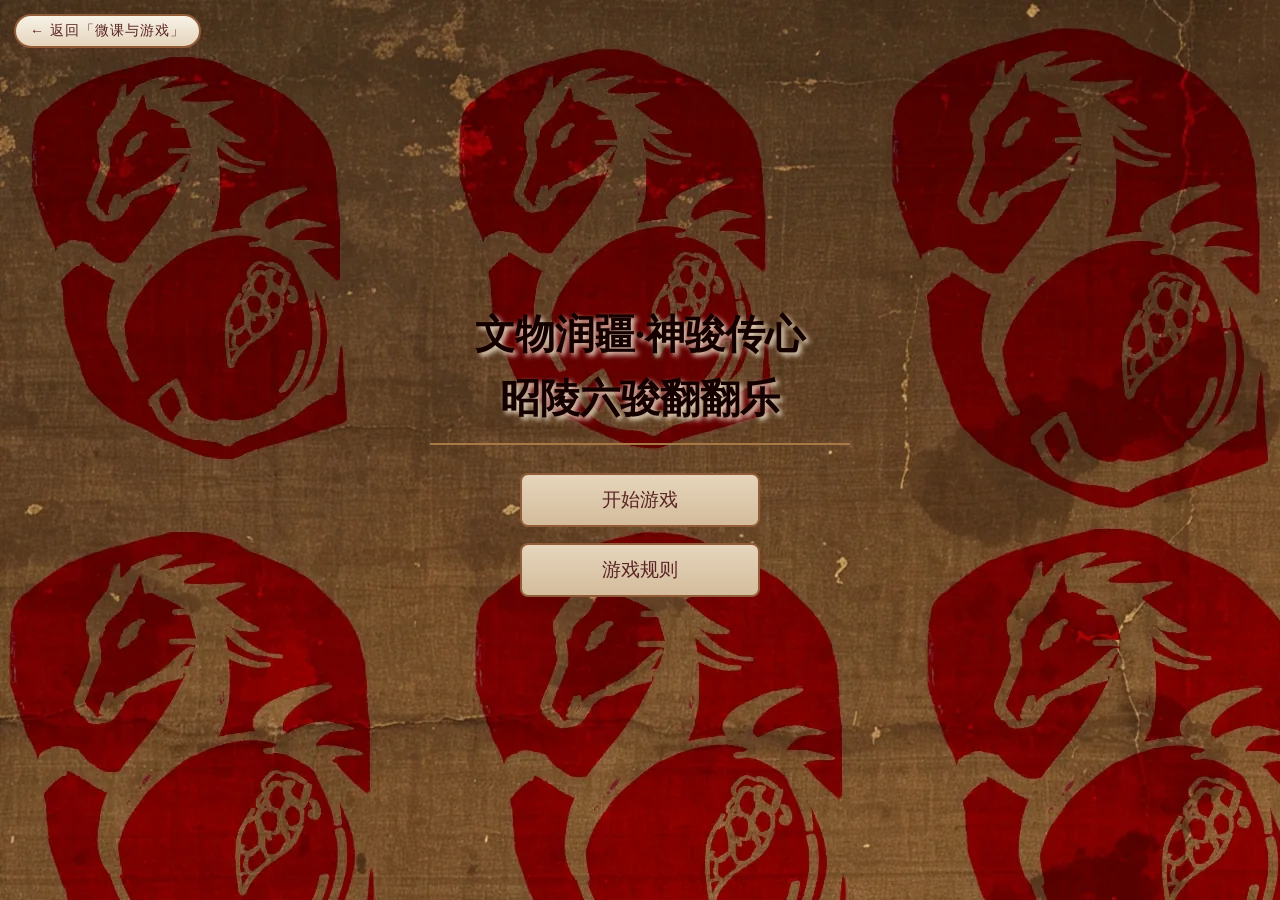
<file: games/fangfangle.html>
<!DOCTYPE html>
<html lang="zh-CN">
<head>
    <meta charset="UTF-8">
    <meta name="viewport" content="width=device-width, initial-scale=1.0">
    <title>文物润疆·神骏传心 昭陵六骏翻翻乐 ｜ 马上同心·文化信使</title>
    <style>
        * {
            margin: 0;
            padding: 0;
            box-sizing: border-box;
        }
        html, body {
            width: 100%;
            min-height: 100vh;
        }
        body {
            background: #f8f1e4 url("assets/beijing.webp");
            font-family: "SimSun", "Microsoft Yahei", serif;
            display: flex;
            align-items: center;
            justify-content: center;
            padding: 10px;
        }
        .app-container {
            width: 100%;
            max-width: 420px;
            display: flex;
            flex-direction: column;
            align-items: center;
            justify-content: center;
        }

        /* ===== 首页 ===== */
        .home-page {
            display: flex;
            flex-direction: column;
            align-items: center;
            justify-content: center;
            min-height: 70vh;
            gap: 28px;
            padding: 12px 0;
            width: 100%;
        }
        .home-title {
            text-align: center;
            color: #150000;
            font-size: clamp(30px, 6vw, 40px);
            line-height: 1.6;
            text-shadow: 3px 3px 5px #f1e3ce;
            border-bottom: 2px solid #a87847;
            padding-bottom: 12px;
            width: 100%;
        }
        .btn-group {
            display: flex;
            flex-direction: column;
            gap: 16px;
            width: 100%;
            max-width: 240px;
            align-items: center;
        }
        .古风按钮 {
            padding: 12px 0;
            font-size: clamp(15px, 3.5vw, 19px);
            font-family: SimSun;
            border: 2px solid #915c38;
            background: linear-gradient(#e6d5bc, #d4bc9c);
            color: #5a2424;
            border-radius: 8px;
            cursor: pointer;
            transition: all 0.3s;
            text-align: center;
            touch-action: manipulation;
            -webkit-tap-highlight-color: transparent;
            width: 100%;
        }
        .古风按钮:active {
            background: linear-gradient(#d4bc9c, #c9a87c);
            transform: scale(0.97);
        }

        /* ===== 游戏页面 ===== */
        .game-page {
            display: none;
            flex-direction: column;
            align-items: center;
            justify-content: center;
            gap: 12px;
            padding: 6px 0 10px;
            width: 100%;
        }
        .game-title {
            text-align: center;
            color: #f5eded;
            font-size: clamp(20px, 4.5vw, 28px);
            padding-bottom: 8px;
            border-bottom: 2px solid #a87847;
            line-height: 1.4;
            width: 100%;
        }
        .match-counter {
            text-align: center;
            color: #6b2c2c;
            font-size: clamp(14px, 3vw, 17px);
            letter-spacing: 1px;
            opacity: 0.85;
            width: 100%;
        }
        .match-counter span {
            font-weight: bold;
            color: #b8860b;
        }

        /* ===== 卡片网格：3列4行，对手机竖屏更友好 ===== */
        .game-box {
            display: grid;
            grid-template-columns: repeat(3, 1fr);
            gap: 10px;
            width: 100%;
            max-width: 360px;
            margin: 0 auto;
            justify-items: center;
            align-items: center;
        }

        /* ===== 卡牌 ===== */
        .card {
            width: 110px;
            height: 110px;
            max-width: 100%;
            aspect-ratio: 1 / 1;
            position: relative;
            cursor: pointer;
            perspective: 600px;
            -webkit-tap-highlight-color: transparent;
            flex-shrink: 0;
        }

        /* 手机窄屏自动缩小填满 */
        @media (max-width: 420px) {
            .game-box {
                max-width: 100%;
                gap: 8px;
            }
            .card {
                width: 100%;
                height: auto;
                aspect-ratio: 1 / 1;
            }
        }
        @media (max-width: 340px) {
            .game-box {
                gap: 5px;
            }
        }

        .card-wrap {
            width: 100%;
            height: 100%;
            position: relative;
            transition: transform 0.4s ease;
            transform-style: preserve-3d;
            border-radius: 6px;
        }
        .card.flip .card-wrap {
            transform: rotateY(180deg);
        }
        .card-face {
            width: 100%;
            height: 100%;
            position: absolute;
            top: 0;
            left: 0;
            border-radius: 6px;
            border: 1.5px solid #a87847;
            box-shadow: 0 2px 8px rgba(90, 40, 40, 0.12);
            display: flex;
            align-items: center;
            justify-content: center;
            backface-visibility: hidden;
        }
        .card-back-face {
    background: #6d4c37 url("assets/beijing2.webp") center/cover no-repeat;
    /* 去掉原来的 font-size 和 color，因为不再显示文字 */
    font-size: 0;
    color: transparent;
}
        
        .card-front-face {
            background: #fff9ee;
            padding: 4px;
            transform: rotateY(180deg);
        }
        .card-front-face img {
            width: 100%;
            height: 100%;
            object-fit: contain;
            display: block;
            border-radius: 4px;
        }

        /* ===== 配对成功 ===== */
        .card.match {
            pointer-events: none;
        }
        .card.match .card-wrap {
            transform: rotateY(180deg);
            border: 2.5px solid #d4a558;
            box-shadow: 0 0 16px rgba(212, 165, 88, 0.7), 0 0 32px rgba(212, 165, 88, 0.2);
            border-radius: 8px;
        }
        .card.match .card-front-face {
            border-color: #d4a558;
        }

        /* ===== 底部按钮 ===== */
        .game-bottom-bar {
            display: flex;
            justify-content: center;
            align-items: center;
            gap: 10px;
            max-width: 360px;
            margin: 8px auto 0;
            width: 100%;
        }
        .game-bottom-bar .古风按钮 {
            width: 48%;
            min-height: 40px;
            font-size: clamp(15px, 3.5vw, 18px);
            font-weight: bold;
            letter-spacing: 1px;
            padding: 8px 0;
        }

        /* ===== 弹窗 ===== */
        .mask {
            position: fixed;
            top: 0;
            left: 0;
            width: 100vw;
            height: 100vh;
            background: rgba(0, 0, 0, 0.6);
            display: none;
            align-items: center;
            justify-content: center;
            padding: 16px;
            z-index: 999;
            backdrop-filter: blur(3px);
        }
        .pop-box {
            background: #f7f2e7;
            border: 3px solid #915c38;
            border-radius: 12px;
            width: 100%;
            max-width: 360px;
            max-height: 75vh;
            overflow-y: auto;
            padding: 18px 16px;
            color: #442222;
        }
        .pop-title {
            text-align: center;
            font-size: clamp(20px, 4.5vw, 26px);
            margin-bottom: 10px;
            padding-bottom: 8px;
            border-bottom: 2px solid #c9a87c;
        }
        .pop-text {
            line-height: 1.7;
            font-size: clamp(14px, 3vw, 17px);
        }
        .pop-close {
            margin-top: 14px;
            width: 100%;
            padding: 10px 0;
            font-size: clamp(14px, 3vw, 17px);
        }

        @media (max-width: 340px) {
            .game-box {
                gap: 4px;
            }
            .card-face {
                border-width: 1px;
            }
            .game-bottom-bar {
                gap: 6px;
            }
            .game-bottom-bar .古风按钮 {
                min-height: 34px;
                font-size: 13px;
            }
        }
    
/* ===== 站内二级页面：返回入口（由主站注入） ===== */
.mstx-back{position:fixed;top:14px;left:14px;z-index:2000;display:inline-flex;align-items:center;gap:6px;
padding:8px 14px;font-family:SimSun,serif;font-size:14px;line-height:1;color:#5a2424;
background:linear-gradient(#f7f2e7,#e6d5bc);border:2px solid #915c38;border-radius:999px;
box-shadow:0 4px 14px rgba(90,40,40,.25);text-decoration:none;letter-spacing:1px;
transition:transform .2s,box-shadow .2s}
.mstx-back:hover{transform:translateY(-1px);box-shadow:0 6px 18px rgba(90,40,40,.32)}
.mstx-back:active{transform:scale(.97)}
@media(max-width:420px){.mstx-back{top:10px;left:10px;padding:6px 11px;font-size:12px;letter-spacing:0}}
</style>
</head>
<body>
<a class="mstx-back" href="../index.html?skipgate=1#course" aria-label="返回马上同心网站「微课与游戏」">← 返回「微课与游戏」</a>
<div class="app-container">
    <!-- ====== 首页 ====== -->
    <div class="home-page" id="homePage">
        <h1 class="home-title">文物润疆·神骏传心<br>昭陵六骏翻翻乐</h1>
        <div class="btn-group">
            <button class="古风按钮" id="startGameBtn">开始游戏</button>
            <button class="古风按钮" id="ruleBtn">游戏规则</button>
        </div>
    </div>

    <!-- ====== 游戏页面 ====== -->
    <div class="game-page" id="gamePage">
        <h2 class="game-title">文物润疆·神骏传心<br>昭陵六骏翻翻乐</h2>
        <div class="match-counter">已配对：<span id="matchCount">0</span> / 6</div>
        <div class="game-box" id="gameBox"></div>
        <div class="game-bottom-bar">
            <button class="古风按钮" id="exitGameBtn">退出游戏</button>
            <button class="古风按钮" id="restartBtn">再来一局</button>
        </div>
    </div>

    <!-- ====== 规则弹窗 ====== -->
    <div class="mask" id="ruleMask">
        <div class="pop-box">
            <h3 class="pop-title">游戏规则</h3>
            <div class="pop-text">
                1. 游戏共12张卡牌，6匹昭陵骏马各有两张配对卡片<br>
                2. 点击卡牌会立体翻转翻开，每次仅可翻开两张卡牌<br>
                3. 两张卡牌为同一匹骏马，则配对成功，永久展示骏马原图并弹出文物科普<br>
                4. 两张卡牌不匹配，卡牌自动翻转回问号背面<br>
                5. 全部卡牌配对完成即通关，完整了解昭陵六骏历史文化
            </div>
            <button class="古风按钮 pop-close" id="closeRuleBtn">关闭</button>
        </div>
    </div>

    <!-- ====== 骏马科普弹窗 ====== -->
    <div class="mask" id="introMask">
        <div class="pop-box">
            <h3 class="pop-title" id="introTitle">骏马介绍</h3>
            <div class="pop-text" id="introText"></div>
            <button class="古风按钮 pop-close" id="closeIntroBtn">知晓</button>
        </div>
    </div>
</div>

<script>
    const horseData = [{
        name: "assets/bai1.webp",
        title: "白蹄乌",
        text: "白蹄乌是唐太宗平定薛仁杲时的坐骑，通体乌黑，唯独四蹄雪白。此马日行千里，骁勇善战，随李世民长途奔袭大破敌军，象征一往无前的征战气魄。"
    }, {
        name: "assets/qing1.webp",
        title: "青骓",
        text: "青骓毛色青白相间，为李世民平定窦建德的战马。虎牢关一战，青骓身中五箭仍奋勇冲锋，是大唐开国关键战役的见证，代表忠勇不屈。"
    }, {
        name: "assets/quan1.webp",
        title: "拳毛騧",
        text: "拳毛騧周身旋毛卷曲，黄黑相间，随李世民平定刘黑闼。激战中身中九箭，力竭而亡，石刻现存美国宾夕法尼亚大学博物馆，是流失海外的国宝。"
    }, {
        name: "assets/sa1.webp",
        title: "飒露紫",
        text: "飒露紫意为“紫燕飞驰”，征讨王世充时战马。将军丘行恭为其拔箭的石刻画面极具故事性，同样流失海外，是昭陵六骏中最富人文故事的一骏。"
    }, {
        name: "assets/sheng1.webp",
        title: "什伐赤",
        text: "什伐赤来自西域波斯，纯红骏马，征战王世充、窦建德两役，身中五箭，是丝绸之路文化交融的文物象征，见证唐代开放包容。"
    }, {
        name: "assets/te1.webp",
        title: "特勒骠",
        text: "特勒骠为突厥进贡黄骠战马，毛色黄白。随李世民击败宋金刚，收复山西失地，战功赫赫，与青骓、什伐赤、白蹄乌同为留存国内的四骏，现藏西安碑林博物馆。"
    }];

    const imgList = horseData.map(item => item.name);
    let cardData = [...imgList, ...imgList];
    let openCards = [];
    let lock = false;
    let matchedPairs = 0;

    const homePage = document.getElementById("homePage");
    const gamePage = document.getElementById("gamePage");
    const startGameBtn = document.getElementById("startGameBtn");
    const ruleBtn = document.getElementById("ruleBtn");
    const ruleMask = document.getElementById("ruleMask");
    const closeRuleBtn = document.getElementById("closeRuleBtn");
    const introMask = document.getElementById("introMask");
    const introTitle = document.getElementById("introTitle");
    const introText = document.getElementById("introText");
    const closeIntroBtn = document.getElementById("closeIntroBtn");
    const gameBox = document.getElementById("gameBox");
    const exitGameBtn = document.getElementById("exitGameBtn");
    const restartBtn = document.getElementById("restartBtn");
    const matchCountEl = document.getElementById("matchCount");

    startGameBtn.onclick = () => {
        homePage.style.display = "none";
        gamePage.style.display = "flex";
        initGame();
    };
    exitGameBtn.onclick = () => {
        gamePage.style.display = "none";
        homePage.style.display = "flex";
    };
    restartBtn.onclick = initGame;

    ruleBtn.onclick = () => ruleMask.style.display = "flex";
    closeRuleBtn.onclick = () => ruleMask.style.display = "none";
    closeIntroBtn.onclick = () => {
        introMask.style.display = "none";
        if (matchedPairs === 6) {
            setTimeout(() => {
                alert("🎉 恭喜你！六骏齐聚，你已完整了解昭陵六骏的历史文化！");
            }, 300);
        }
    };

    function initGame() {
        openCards = [];
        lock = false;
        matchedPairs = 0;
        matchCountEl.textContent = "0";
        cardData = [...imgList, ...imgList].sort(() => Math.random() - 0.5);
        renderCards();
        introMask.style.display = "none";
        ruleMask.style.display = "none";
    }

    function renderCards() {
        gameBox.innerHTML = "";
        cardData.forEach(imgName => {
            const card = document.createElement("div");
            card.className = "card";
            card.dataset.img = imgName;
            card.innerHTML = `
                <div class="card-wrap">
                    <div class="card-face card-back-face">?</div>
                    <div class="card-face card-front-face">
                        <img src="${imgName}" alt="昭陵六骏" loading="lazy">
                    </div>
                </div>
            `;
            card.addEventListener("click", flipCard);
            gameBox.appendChild(card);
        });
    }

    function flipCard(e) {
        if (lock) return;
        const card = e.currentTarget;
        if (card.classList.contains("flip") || card.classList.contains("match")) return;

        card.classList.add("flip");
        openCards.push(card);

        if (openCards.length === 2) {
            lock = true;
            const c1 = openCards[0];
            const c2 = openCards[1];
            const img1 = c1.dataset.img;
            const img2 = c2.dataset.img;

            if (img1 === img2) {
                setTimeout(() => {
                    c1.classList.add("match");
                    c2.classList.add("match");
                    openCards = [];
                    lock = false;
                    matchedPairs++;
                    matchCountEl.textContent = matchedPairs;
                    const horseInfo = horseData.find(h => h.name === img1);
                    if (horseInfo) {
                        introTitle.innerText = horseInfo.title;
                        introText.innerText = horseInfo.text;
                        introMask.style.display = "flex";
                    }
                }, 400);
            } else {
                setTimeout(() => {
                    c1.classList.remove("flip");
                    c2.classList.remove("flip");
                    openCards = [];
                    lock = false;
                }, 600);
            }
        }
    }

    introMask.addEventListener("click", (e) => {
        if (e.target === introMask) {
            introMask.style.display = "none";
            if (matchedPairs === 6) {
                setTimeout(() => {
                    alert("🎉 恭喜你！六骏齐聚，你已完整了解昭陵六骏的历史文化！");
                }, 300);
            }
        }
    });
    ruleMask.addEventListener("click", (e) => {
        if (e.target === ruleMask) ruleMask.style.display = "none";
    });
</script>
</body>
</html>
</file>
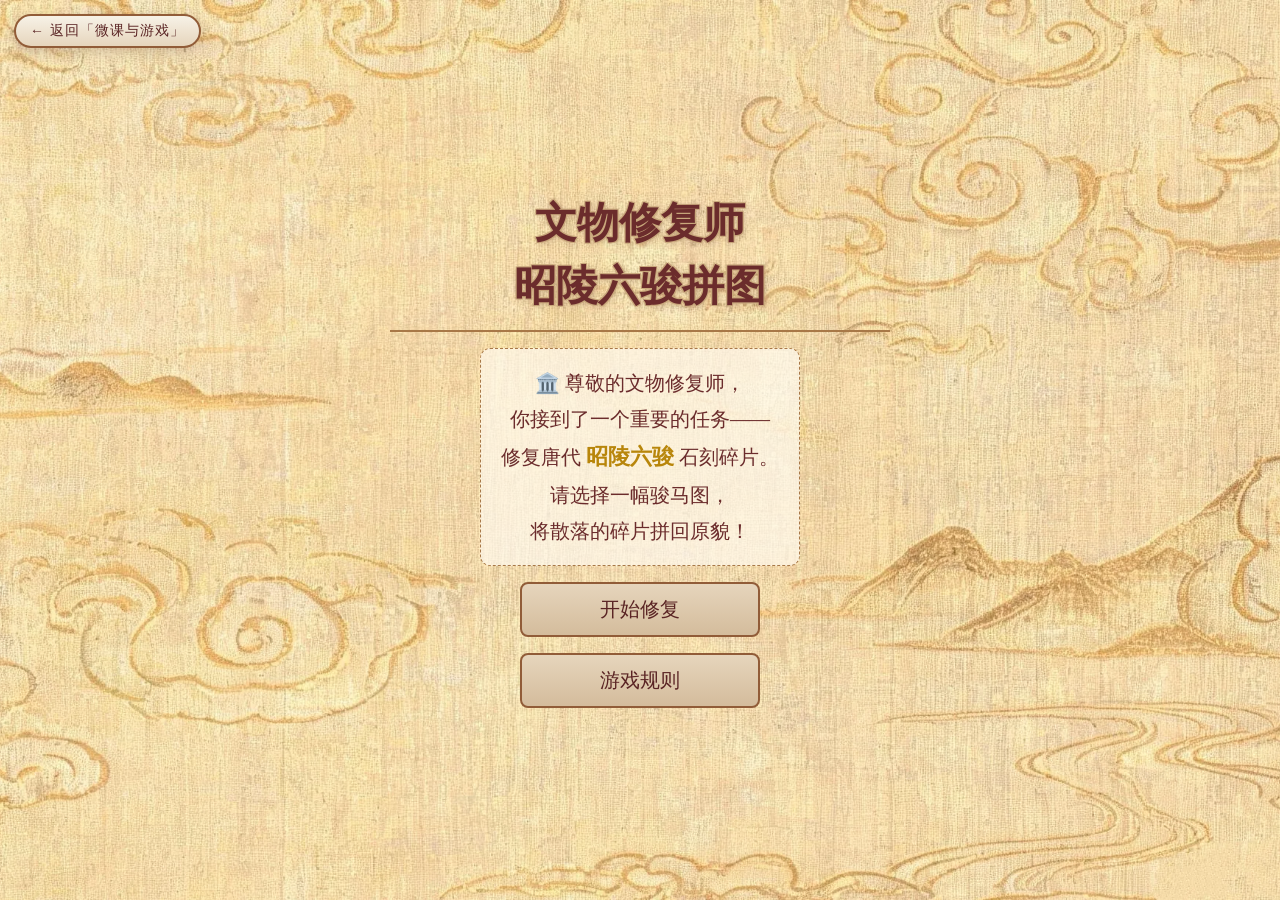
<file: games/pintu.html>
<!DOCTYPE html>
<html lang="zh-CN">
<head>
    <meta charset="UTF-8">
    <meta name="viewport" content="width=device-width, initial-scale=1.0">
    <title>文物修复师 · 昭陵六骏拼图 ｜ 马上同心·文化信使</title>
    <style>
        * {
            margin: 0;
            padding: 0;
            box-sizing: border-box;
        }
        html,
        body {
            width: 100%;
            min-height: 100vh;
            font-family: "SimSun", "Microsoft Yahei", serif;
        }
        body {
            /* 背景图片改成 assets/bjing.webp，居中铺满 */
            background: #f8f1e4 url("assets/bjing.webp") center/cover no-repeat fixed;
            display: flex;
            align-items: center;
            justify-content: center;
            padding: 10px;
        }

        .app-container {
            width: 100%;
            max-width: 500px;
            display: flex;
            flex-direction: column;
            align-items: center;
            justify-content: center;
            min-height: 90vh;
        }

        .page {
            display: none;
            flex-direction: column;
            align-items: center;
            width: 100%;
            gap: 16px;
            padding: 10px 0;
        }
        .page.active {
            display: flex;
        }

        .古风按钮 {
            padding: 12px 24px;
            font-size: clamp(16px, 3.5vw, 20px);
            font-family: SimSun;
            border: 2px solid #915c38;
            background: linear-gradient(#e6d5bc, #d4bc9c);
            color: #5a2424;
            border-radius: 8px;
            cursor: pointer;
            transition: all 0.3s;
            text-align: center;
            touch-action: manipulation;
            -webkit-tap-highlight-color: transparent;
            width: 100%;
            max-width: 240px;
        }
        .古风按钮:active {
            background: linear-gradient(#d4bc9c, #c9a87c);
            transform: scale(0.97);
        }
        .古风按钮.小号 {
            padding: 8px 16px;
            font-size: clamp(13px, 2.8vw, 16px);
            max-width: 160px;
        }

        .home-title {
            text-align: center;
            color: #6b2c2c;
            font-size: clamp(30px, 6.5vw, 42px);
            line-height: 1.5;
            text-shadow: 1px 1px 0 #c9a87c, -1px -1px 0 #c9a87c, 1px -1px 0 #c9a87c, -1px 1px 0 #c9a87c, 2px 2px 6px rgba(90,
                    40, 40, 0.25);
            border-bottom: 2px solid #a87847;
            padding-bottom: 12px;
            width: 100%;
            font-weight: 900;
        }
        .home-sub {
            text-align: center;
            font-size: clamp(16px, 3.2vw, 20px);
            color: #6b2c2c;
            line-height: 1.8;
            background: rgba(255, 249, 238, 0.7);
            padding: 16px 20px;
            border-radius: 10px;
            border: 1px dashed #a87847;
            max-width: 360px;
            margin: 0 10px;
        }
        .home-sub .highlight {
            color: #b8860b;
            font-weight: bold;
            font-size: clamp(18px, 3.5vw, 22px);
        }

        .select-title {
            text-align: center;
            color: #6b2c2c;
            font-size: clamp(22px, 4.8vw, 30px);
            text-shadow: 1px 1px 2px #c9b89c;
            border-bottom: 2px solid #a87847;
            padding-bottom: 10px;
            width: 100%;
            font-weight: 900;
        }
        .select-grid {
            display: grid;
            grid-template-columns: repeat(3, 1fr);
            gap: 12px;
            width: 100%;
            max-width: 420px;
            margin: 6px auto;
        }
        .select-item {
            aspect-ratio: 1 / 1;
            border: 3px solid #a87847;
            border-radius: 10px;
            overflow: hidden;
            cursor: pointer;
            transition: all 0.3s;
            box-shadow: 0 3px 10px rgba(90, 40, 40, 0.12);
            background: #fff9ee;
            display: flex;
            align-items: center;
            justify-content: center;
            position: relative;
        }
        .select-item:active {
            transform: scale(0.95);
            border-color: #d4a558;
        }
        .select-item img {
            width: 100%;
            height: 100%;
            object-fit: cover;
            display: block;
        }
        .select-item .select-label {
            position: absolute;
            bottom: 0;
            left: 0;
            right: 0;
            background: rgba(107, 44, 44, 0.8);
            color: #f7f2e7;
            font-size: clamp(11px, 2.2vw, 14px);
            text-align: center;
            padding: 4px 0;
            font-family: SimSun;
            letter-spacing: 1px;
        }

        .game-header {
            display: flex;
            justify-content: space-between;
            align-items: center;
            width: 100%;
            max-width: 420px;
            gap: 8px;
            flex-wrap: wrap;
        }
        .game-header .game-info {
            color: #6b2c2c;
            font-size: clamp(14px, 3vw, 18px);
            font-weight: bold;
        }
        .game-header .game-info span {
            color: #b8860b;
        }

        .puzzle-area {
            width: 100%;
            max-width: 420px;
            display: flex;
            flex-direction: column;
            gap: 12px;
        }

        /* ===== 拼图板 ===== */
        .puzzle-board {
            width: 100%;
            aspect-ratio: 1 / 1;
            background: rgba(212, 200, 184, 1);
            border: 4px solid #a87847;
            border-radius: 10px;
            box-shadow: inset 0 0 30px rgba(90, 40, 40, 0.45);
            display: grid;
            grid-template-columns: repeat(4, 1fr);
            grid-template-rows: repeat(4, 1fr);
            gap: 3px;
            padding: 3px;
            position: relative;
            overflow: hidden;
        }

        /* 参考图 - 放在最底层 */
        .reference-image {
            position: absolute;
            top: 0;
            left: 0;
            width: 100%;
            height: 100%;
            background-size: cover;
            background-position: center;
            opacity: 0.25;
            pointer-events: none;
            z-index: 0;
            border-radius: 6px;
        }

        .board-slot {
            background: rgba(196, 184, 168, 0.15);
            border-radius: 2px;
            border: 1.5px dashed rgba(168, 152, 136, 0.35);
            position: relative;
            display: flex;
            align-items: center;
            justify-content: center;
            transition: background 0.2s;
            z-index: 1;
        }
        .board-slot.highlight {
            background: rgba(212, 200, 184, 0.3);
            border-color: #d4a558;
        }
        .board-slot.filled {
            border: 1.5px solid rgba(168, 152, 136, 0.5);
            background: transparent;
        }
        .board-slot .slot-number {
            color: rgba(168, 152, 136, 0.2);
            font-size: clamp(10px, 2vw, 14px);
            font-family: SimSun;
            pointer-events: none;
            z-index: 0;
        }

        /* ===== 碎片池 ===== */
        .piece-pool {
            width: 100%;
            min-height: 90px;
            background: rgba(232, 221, 208, 0.8);
            border: 2px solid #a87847;
            border-radius: 8px;
            padding: 8px;
            display: flex;
            flex-wrap: wrap;
            gap: 6px;
            align-items: center;
            justify-content: center;
        }
        .piece-pool .pool-label {
            width: 100%;
            text-align: center;
            color: #8a7a6a;
            font-size: clamp(12px, 2.5vw, 14px);
            font-family: SimSun;
            letter-spacing: 2px;
        }

        /* ===== 拼图碎片（方形） ===== */
        .puzzle-piece {
            width: 70px;
            height: 70px;
            background: #fff9ee;
            border-radius: 2px;
            background-size: 400% 400%;
            background-position: var(--bg-pos);
            cursor: grab;
            position: relative;
            touch-action: none;
            box-shadow: 0 3px 10px rgba(90, 40, 40, 0.25);
            border: 2px solid #a87847;
            flex-shrink: 0;
            transition: transform 0.15s;
            z-index: 2;
        }
        .puzzle-piece:active {
            cursor: grabbing;
        }
        .puzzle-piece.dragging {
            z-index: 1000;
            box-shadow: 0 8px 35px rgba(0, 0, 0, 0.4);
            transform: scale(1.06) rotate(2deg);
            opacity: 0.9;
        }

        /* 拼图板中的碎片 */
        .board-slot .puzzle-piece {
            width: 100%;
            height: 100%;
            border-radius: 2px;
            border: 1px solid #a87847;
            box-shadow: 0 1px 4px rgba(90, 40, 40, 0.15);
            z-index: 2;
        }

        /* ===== 完成弹窗 ===== */
        .puzzle-complete-overlay {
            position: absolute;
            top: 0;
            left: 0;
            right: 0;
            bottom: 0;
            background: rgba(107, 44, 44, 0.8);
            backdrop-filter: blur(8px);
            display: none;
            align-items: center;
            justify-content: center;
            flex-direction: column;
            gap: 12px;
            border-radius: 8px;
            z-index: 30;
            padding: 20px;
        }
        .puzzle-complete-overlay.show {
            display: flex;
        }
        .puzzle-complete-overlay .complete-icon {
            font-size: clamp(48px, 10vw, 72px);
        }
        .puzzle-complete-overlay .complete-title {
            color: #f7f2e7;
            font-size: clamp(26px, 5.5vw, 38px);
            text-shadow: 2px 2px 8px rgba(0, 0, 0, 0.5);
            font-weight: bold;
            text-align: center;
        }
        .puzzle-complete-overlay .complete-sub {
            color: #f7f2e7;
            font-size: clamp(14px, 2.8vw, 18px);
            opacity: 0.9;
            text-align: center;
            max-width: 90%;
            line-height: 1.6;
        }
        .puzzle-complete-overlay .complete-desc {
            color: #f7f2e7;
            font-size: clamp(13px, 2.5vw, 16px);
            opacity: 0.85;
            text-align: center;
            max-width: 90%;
            line-height: 1.8;
            background: rgba(0, 0, 0, 0.25);
            padding: 10px 16px;
            border-radius: 8px;
            margin: 4px 0;
        }

        .game-bottom {
            display: flex;
            justify-content: center;
            gap: 12px;
            width: 100%;
            max-width: 420px;
            flex-wrap: wrap;
        }
        .game-bottom .古风按钮 {
            max-width: 180px;
            padding: 10px 0;
            font-size: clamp(14px, 3vw, 17px);
        }

        .mask {
            position: fixed;
            top: 0;
            left: 0;
            width: 100vw;
            height: 100vh;
            background: rgba(0, 0, 0, 0.6);
            display: none;
            align-items: center;
            justify-content: center;
            padding: 16px;
            z-index: 999;
            backdrop-filter: blur(3px);
        }
        .mask.show {
            display: flex;
        }
        .pop-box {
            background: #f7f2e7;
            border: 3px solid #915c38;
            border-radius: 12px;
            width: 100%;
            max-width: 400px;
            max-height: 80vh;
            overflow-y: auto;
            padding: 20px 18px;
            color: #442222;
        }
        .pop-title {
            text-align: center;
            font-size: clamp(20px, 4.5vw, 26px);
            margin-bottom: 12px;
            padding-bottom: 10px;
            border-bottom: 2px solid #c9a87c;
            color: #6b2c2c;
            font-weight: 900;
            text-shadow: 1px 1px 2px #c9b89c;
        }
        .pop-text {
            line-height: 1.8;
            font-size: clamp(14px, 3vw, 17px);
        }
        .pop-close {
            margin-top: 16px;
            width: 100%;
            padding: 10px 0;
        }

        @media (max-width: 420px) {
            .puzzle-piece {
                width: 60px;
                height: 60px;
            }
            .puzzle-board {
                gap: 2px;
                padding: 2px;
            }
        }
        @media (max-width: 360px) {
            .puzzle-piece {
                width: 50px;
                height: 50px;
            }
            .puzzle-board {
                gap: 1.5px;
                padding: 1.5px;
            }
            .piece-pool {
                min-height: 65px;
                padding: 4px;
                gap: 4px;
            }
        }
    
/* ===== 站内二级页面：返回入口（由主站注入） ===== */
.mstx-back{position:fixed;top:14px;left:14px;z-index:2000;display:inline-flex;align-items:center;gap:6px;
padding:8px 14px;font-family:SimSun,serif;font-size:14px;line-height:1;color:#5a2424;
background:linear-gradient(#f7f2e7,#e6d5bc);border:2px solid #915c38;border-radius:999px;
box-shadow:0 4px 14px rgba(90,40,40,.25);text-decoration:none;letter-spacing:1px;
transition:transform .2s,box-shadow .2s}
.mstx-back:hover{transform:translateY(-1px);box-shadow:0 6px 18px rgba(90,40,40,.32)}
.mstx-back:active{transform:scale(.97)}
@media(max-width:420px){.mstx-back{top:10px;left:10px;padding:6px 11px;font-size:12px;letter-spacing:0}}
</style>
</head>
<body>
<a class="mstx-back" href="../index.html?skipgate=1#course" aria-label="返回马上同心网站「微课与游戏」">← 返回「微课与游戏」</a>
    <div class="app-container">

        <!-- 首页 -->
        <div class="page active" id="homePage">
            <h1 class="home-title">文物修复师<br>昭陵六骏拼图</h1>
            <div class="home-sub">
                🏛️ 尊敬的文物修复师，<br>
                你接到了一个重要的任务——<br>
                修复唐代 <span class="highlight">昭陵六骏</span> 石刻碎片。<br>
                请选择一幅骏马图，<br>
                将散落的碎片拼回原貌！
            </div>
            <button class="古风按钮" id="startBtn">开始修复</button>
            <button class="古风按钮" id="ruleBtn">游戏规则</button>
        </div>

        <!-- 拼图选择页 -->
        <div class="page" id="selectPage">
            <h2 class="select-title">🏇 选择你要修复的骏马</h2>
            <div class="select-grid" id="selectGrid"></div>
            <button class="古风按钮 小号 select-back" id="selectBackBtn">← 返回</button>
        </div>

        <!-- 游戏页 -->
        <div class="page" id="gamePage">
            <div class="game-header">
                <div class="game-info" id="gameTitle">修复中</div>
                <div class="game-info">已拼：<span id="placedCount">0</span>/16</div>
            </div>

            <div class="puzzle-area">
                <div class="puzzle-board" id="puzzleBoard">
                    <div class="puzzle-complete-overlay" id="completeOverlay">
                        <div class="complete-icon">🎉</div>
                        <div class="complete-title" id="completeTitle">修复完成！</div>
                        <div class="complete-sub" id="completeSub">你成功复原了昭陵六骏之一</div>
                        <div class="complete-desc" id="completeDesc"></div>
                        <button class="古风按钮 小号" id="completeContinueBtn">继续修复</button>
                    </div>
                </div>

                <div class="piece-pool" id="piecePool">
                    <div class="pool-label">🧩 碎片池 — 拖拽碎片到板上对应位置</div>
                </div>
            </div>

            <div class="game-bottom">
                <button class="古风按钮" id="shuffleBtn">🔀 重新打乱</button>
                <button class="古风按钮" id="gameBackBtn">← 返回选择</button>
            </div>
        </div>

        <!-- 规则弹窗 -->
        <div class="mask" id="ruleMask">
            <div class="pop-box">
                <h3 class="pop-title">📜 修复指南</h3>
                <div class="pop-text">
                    <p><strong>🧑‍🔧 你的身份：</strong>唐代文物修复师</p><br>
                    <p><strong>🎯 任务：</strong>将碎片池中的拼图碎片拖拽到拼图板上的正确位置。</p><br>
                    <p><strong>🖱️ 操作方法：</strong></p>
                    <p>· 从碎片池 <strong>拖拽</strong> 碎片到拼图板的槽位</p>
                    <p>· 只有 <strong>正确</strong> 的碎片才能放入对应的槽位</p>
                    <p>· 放错的碎片会自动弹回碎片池</p><br>
                    <p><strong>💡 提示：</strong>拼图板上有半透明参考图，帮助你判断碎片位置</p><br>
                    <p><strong>🏆 完成条件：</strong>16块碎片全部归位，拼图完整显示</p>
                    <p>💡 <em>每一块碎片都承载着千年历史，请细心修复！</em></p>
                </div>
                <button class="古风按钮 pop-close" id="closeRuleBtn">知晓了</button>
            </div>
        </div>

    </div>

    <script>
        // ============================================================
        // 数据：6 匹骏马
        // ============================================================
        const HORSE_DATA = [{
            id: 0,
            name: '白蹄乌',
            img: 'assets/bai1.webp',
            story: '白蹄乌是唐太宗平定薛仁杲时的坐骑，通体乌黑，唯独四蹄雪白。此马日行千里，骁勇善战，随李世民长途奔袭大破敌军，象征一往无前的征战气魄。'
        }, {
            id: 1,
            name: '青骓',
            img: 'assets/qing1.webp',
            story: '青骓毛色青白相间，为李世民平定窦建德的战马。虎牢关一战，青骓身中五箭仍奋勇冲锋，是大唐开国关键战役的见证，代表忠勇不屈。'
        }, {
            id: 2,
            name: '拳毛騧',
            img: 'assets/quan1.webp',
            story: '拳毛騧周身旋毛卷曲，黄黑相间，随李世民平定刘黑闼。激战中身中九箭，力竭而亡，石刻现存美国宾夕法尼亚大学博物馆，是流失海外的国宝。'
        }, {
            id: 3,
            name: '飒露紫',
            img: 'assets/sa1.webp',
            story: '飒露紫意为"紫燕飞驰"，征讨王世充时战马。将军丘行恭为其拔箭的石刻画面极具故事性，同样流失海外，是昭陵六骏中最富人文故事的一骏。'
        }, {
            id: 4,
            name: '什伐赤',
            img: 'assets/sheng1.webp',
            story: '什伐赤来自西域波斯，纯红骏马，征战王世充、窦建德两役，身中五箭，是丝绸之路文化交融的文物象征，见证唐代开放包容。'
        }, {
            id: 5,
            name: '特勒骠',
            img: 'assets/te1.webp',
            story: '特勒骠为突厥进贡黄骠战马，毛色黄白。随李世民击败宋金刚，收复山西失地，战功赫赫，与青骓、什伐赤、白蹄乌同为留存国内的四骏，现藏西安碑林博物馆。'
        }];

        // ============================================================
        // 状态
        // ============================================================
        let currentHorse = null;
        let boardState = [];
        let piecePool = [];
        let placedCount = 0;
        let isComplete = false;
        let dragData = null;

        // DOM 引用
        const homePage = document.getElementById('homePage');
        const selectPage = document.getElementById('selectPage');
        const gamePage = document.getElementById('gamePage');
        const selectGrid = document.getElementById('selectGrid');
        const puzzleBoard = document.getElementById('puzzleBoard');
        const piecePoolEl = document.getElementById('piecePool');
        const gameTitle = document.getElementById('gameTitle');
        const placedCountEl = document.getElementById('placedCount');
        const completeOverlay = document.getElementById('completeOverlay');
        const completeTitle = document.getElementById('completeTitle');
        const completeSub = document.getElementById('completeSub');
        const completeDesc = document.getElementById('completeDesc');
        const shuffleBtn = document.getElementById('shuffleBtn');
        const startBtn = document.getElementById('startBtn');
        const ruleBtn = document.getElementById('ruleBtn');
        const ruleMask = document.getElementById('ruleMask');
        const closeRuleBtn = document.getElementById('closeRuleBtn');
        const selectBackBtn = document.getElementById('selectBackBtn');
        const gameBackBtn = document.getElementById('gameBackBtn');
        const completeContinueBtn = document.getElementById('completeContinueBtn');

        // ============================================================
        // 页面切换
        // ============================================================
        function showPage(pageId) {
            document.querySelectorAll('.page').forEach(p => p.classList.remove('active'));
            document.getElementById(pageId).classList.add('active');
        }

        startBtn.onclick = () => {
            renderSelectGrid();
            showPage('selectPage');
        };

        selectBackBtn.onclick = () => showPage('homePage');
        gameBackBtn.onclick = () => showPage('selectPage');

        ruleBtn.onclick = () => ruleMask.classList.add('show');
        closeRuleBtn.onclick = () => ruleMask.classList.remove('show');
        ruleMask.onclick = (e) => { if (e.target === ruleMask) ruleMask.classList.remove('show'); };

        completeContinueBtn.onclick = () => {
            completeOverlay.classList.remove('show');
            showPage('selectPage');
        };

        // ============================================================
        // 渲染选择网格
        // ============================================================
        function renderSelectGrid() {
            selectGrid.innerHTML = '';
            HORSE_DATA.forEach((horse, idx) => {
                const div = document.createElement('div');
                div.className = 'select-item';
                div.innerHTML = `
                    <img src="${horse.img}" alt="${horse.name}" loading="lazy" onerror="this.style.display='none'">
                    <div class="select-label">${horse.name}</div>
                `;
                div.onclick = () => startGame(idx);
                selectGrid.appendChild(div);
            });
        }

        // ============================================================
        // 开始游戏
        // ============================================================
        function startGame(horseIndex) {
            currentHorse = HORSE_DATA[horseIndex];
            gameTitle.textContent = `🖌️ 修复 ${currentHorse.name}`;
            placedCount = 0;
            placedCountEl.textContent = '0';
            isComplete = false;
            completeOverlay.classList.remove('show');

            boardState = Array(16).fill(-1);
            piecePool = Array.from({ length: 16 }, (_, i) => i);
            for (let i = piecePool.length - 1; i > 0; i--) {
                const j = Math.floor(Math.random() * (i + 1));
                [piecePool[i], piecePool[j]] = [piecePool[j], piecePool[i]];
            }

            renderGame();
            showPage('gamePage');
        }

        // ============================================================
        // 渲染游戏
        // ============================================================
        function renderGame() {
            renderBoard();
            renderPool();
        }

        // ============================================================
        // 渲染拼图板
        // ============================================================
        function renderBoard() {
            // 清空槽位
            const slots = puzzleBoard.querySelectorAll('.board-slot');
            slots.forEach(s => s.remove());

            // 确保参考图存在
            let refImg = puzzleBoard.querySelector('.reference-image');
            if (!refImg) {
                refImg = document.createElement('div');
                refImg.className = 'reference-image';
                puzzleBoard.appendChild(refImg);
            }
            if (currentHorse) {
                refImg.style.backgroundImage = `url(${currentHorse.img})`;
            }
            refImg.style.zIndex = '0';

            // 确保 overlay 存在
            let overlay = puzzleBoard.querySelector('.puzzle-complete-overlay');
            if (!overlay) {
                overlay = document.createElement('div');
                overlay.className = 'puzzle-complete-overlay';
                overlay.id = 'completeOverlay';
                overlay.innerHTML = `
                    <div class="complete-icon">🎉</div>
                    <div class="complete-title" id="completeTitle">修复完成！</div>
                    <div class="complete-sub" id="completeSub">你成功复原了昭陵六骏之一</div>
                    <div class="complete-desc" id="completeDesc"></div>
                    <button class="古风按钮 小号" id="completeContinueBtn">继续修复</button>
                `;
                puzzleBoard.appendChild(overlay);
            }

            const imgUrl = currentHorse ? currentHorse.img : '';

            for (let i = 0; i < 16; i++) {
                const slot = document.createElement('div');
                slot.className = 'board-slot';
                slot.dataset.index = i;
                slot.style.zIndex = '1';

                const pieceId = boardState[i];
                if (pieceId !== -1) {
                    slot.classList.add('filled');
                    const piece = createPiece(pieceId, imgUrl, true);
                    slot.appendChild(piece);
                } else {
                    slot.style.background = 'rgba(196, 184, 168, 0.12)';
                    const hint = document.createElement('span');
                    hint.className = 'slot-number';
                    hint.textContent = i + 1;
                    slot.appendChild(hint);

                    slot.addEventListener('dragover', (e) => {
                        e.preventDefault();
                        slot.classList.add('highlight');
                    });
                    slot.addEventListener('dragleave', () => {
                        slot.classList.remove('highlight');
                    });
                    slot.addEventListener('drop', (e) => {
                        e.preventDefault();
                        slot.classList.remove('highlight');
                        const data = e.dataTransfer.getData('text/plain');
                        if (data) {
                            const pid = parseInt(data);
                            tryPlacePiece(pid, i);
                        }
                    });

                    slot.addEventListener('touchend', (e) => {
                        slot.classList.remove('highlight');
                        if (dragData && dragData.pieceId !== undefined) {
                            const rect = slot.getBoundingClientRect();
                            const touch = e.changedTouches[0];
                            if (touch.clientX >= rect.left && touch.clientX <= rect.right &&
                                touch.clientY >= rect.top && touch.clientY <= rect.bottom) {
                                tryPlacePiece(dragData.pieceId, i);
                            }
                        }
                    });
                }

                puzzleBoard.appendChild(slot);
            }

            // 绑定完成按钮
            const btn = document.getElementById('completeContinueBtn');
            if (btn) {
                btn.onclick = () => {
                    document.getElementById('completeOverlay').classList.remove('show');
                    showPage('selectPage');
                };
            }

            // 打乱按钮
            shuffleBtn.onclick = () => {
                if (isComplete) return;
                for (let i = 0; i < 16; i++) {
                    if (boardState[i] !== -1) {
                        piecePool.push(boardState[i]);
                        boardState[i] = -1;
                    }
                }
                for (let i = piecePool.length - 1; i > 0; i--) {
                    const j = Math.floor(Math.random() * (i + 1));
                    [piecePool[i], piecePool[j]] = [piecePool[j], piecePool[i]];
                }
                placedCount = 0;
                placedCountEl.textContent = '0';
                isComplete = false;
                completeOverlay.classList.remove('show');
                renderGame();
            };

            checkComplete();
        }

        // ============================================================
        // 创建拼图碎片
        // ============================================================
        function createPiece(pieceId, imgUrl, inBoard = false) {
            const piece = document.createElement('div');
            piece.className = 'puzzle-piece';
            piece.dataset.pieceId = pieceId;

            const row = Math.floor(pieceId / 4);
            const col = pieceId % 4;
            const x = (col / 3) * 100;
            const y = (row / 3) * 100;

            piece.style.backgroundImage = `url(${imgUrl})`;
            piece.style.backgroundSize = '400% 400%';
            piece.style.backgroundPosition = `${x}% ${y}%`;

            if (!inBoard) {
                piece.draggable = true;
                piece.style.cursor = 'grab';

                piece.addEventListener('dragstart', (e) => {
                    if (isComplete) return;
                    e.dataTransfer.setData('text/plain', pieceId.toString());
                    piece.classList.add('dragging');
                });
                piece.addEventListener('dragend', () => {
                    piece.classList.remove('dragging');
                });

                piece.addEventListener('touchstart', (e) => {
                    if (isComplete) return;
                    const touch = e.touches[0];
                    dragData = {
                        pieceId: pieceId,
                        el: piece,
                        startX: touch.clientX,
                        startY: touch.clientY,
                        isDragging: false
                    };
                }, { passive: true });

                piece.addEventListener('touchmove', (e) => {
                    e.preventDefault();
                    if (!dragData || isComplete) return;
                    const touch = e.touches[0];
                    const dx = touch.clientX - dragData.startX;
                    const dy = touch.clientY - dragData.startY;
                    if (Math.abs(dx) > 8 || Math.abs(dy) > 8) {
                        if (!dragData.isDragging) {
                            dragData.isDragging = true;
                            piece.style.opacity = '0.3';
                            const clone = piece.cloneNode(true);
                            clone.style.position = 'fixed';
                            clone.style.width = '80px';
                            clone.style.height = '80px';
                            clone.style.zIndex = 999;
                            clone.style.pointerEvents = 'none';
                            clone.style.opacity = '0.85';
                            clone.style.transform = 'scale(1.05) rotate(3deg)';
                            clone.style.boxShadow = '0 8px 35px rgba(0,0,0,0.4)';
                            clone.id = 'dragClone';
                            document.body.appendChild(clone);
                        }
                        const clone = document.getElementById('dragClone');
                        if (clone) {
                            clone.style.left = (touch.clientX - 40) + 'px';
                            clone.style.top = (touch.clientY - 40) + 'px';
                        }
                        const slots = puzzleBoard.querySelectorAll('.board-slot');
                        slots.forEach(slot => {
                            slot.classList.remove('highlight');
                            if (boardState[parseInt(slot.dataset.index)] !== -1) return;
                            const rect = slot.getBoundingClientRect();
                            if (touch.clientX >= rect.left && touch.clientX <= rect.right &&
                                touch.clientY >= rect.top && touch.clientY <= rect.bottom) {
                                slot.classList.add('highlight');
                            }
                        });
                    }
                }, { passive: false });

                piece.addEventListener('touchend', (e) => {
                    const clone = document.getElementById('dragClone');
                    if (clone) clone.remove();
                    piece.style.opacity = '1';

                    if (dragData) {
                        if (dragData.isDragging) {
                            const touch = e.changedTouches[0];
                            const slots = puzzleBoard.querySelectorAll('.board-slot');
                            let targetIndex = -1;
                            slots.forEach(slot => {
                                slot.classList.remove('highlight');
                                const rect = slot.getBoundingClientRect();
                                if (touch.clientX >= rect.left && touch.clientX <= rect.right &&
                                    touch.clientY >= rect.top && touch.clientY <= rect.bottom) {
                                    const idx = parseInt(slot.dataset.index);
                                    if (boardState[idx] === -1) {
                                        targetIndex = idx;
                                    }
                                }
                            });
                            if (targetIndex !== -1) {
                                tryPlacePiece(pieceId, targetIndex);
                            }
                        } else {
                            const touch = e.changedTouches[0];
                            const slots = puzzleBoard.querySelectorAll('.board-slot');
                            let closest = -1;
                            let minDist = Infinity;
                            slots.forEach(slot => {
                                if (boardState[parseInt(slot.dataset.index)] !== -1) return;
                                const rect = slot.getBoundingClientRect();
                                const cx = rect.left + rect.width / 2;
                                const cy = rect.top + rect.height / 2;
                                const dist = Math.hypot(touch.clientX - cx, touch.clientY - cy);
                                if (dist < minDist) {
                                    minDist = dist;
                                    closest = parseInt(slot.dataset.index);
                                }
                            });
                            if (closest !== -1 && minDist < 120) {
                                tryPlacePiece(pieceId, closest);
                            }
                        }
                        dragData = null;
                    }
                }, { passive: true });
            }

            return piece;
        }

        // ============================================================
        // 尝试放置碎片
        // ============================================================
        function tryPlacePiece(pieceId, slotIndex) {
            if (isComplete) return;
            if (pieceId === undefined || pieceId === null) return;
            if (slotIndex < 0 || slotIndex > 15) return;
            if (boardState[slotIndex] !== -1) return;

            if (pieceId !== slotIndex) {
                return;
            }

            boardState[slotIndex] = pieceId;
            const poolIdx = piecePool.indexOf(pieceId);
            if (poolIdx !== -1) {
                piecePool.splice(poolIdx, 1);
            }
            placedCount++;
            placedCountEl.textContent = placedCount;
            renderGame();
        }

        // ============================================================
        // 渲染碎片池
        // ============================================================
        function renderPool() {
            piecePoolEl.innerHTML = '';
            const label = document.createElement('div');
            label.className = 'pool-label';
            label.textContent = `🧩 碎片池 (剩余 ${piecePool.length} 块) — 拖拽碎片到板上`;
            piecePoolEl.appendChild(label);

            const imgUrl = currentHorse ? currentHorse.img : '';
            piecePool.forEach(pieceId => {
                const piece = createPiece(pieceId, imgUrl, false);
                piecePoolEl.appendChild(piece);
            });
        }

        // ============================================================
        // 检查完成
        // ============================================================
        function checkComplete() {
            if (isComplete) return;
            let allPlaced = true;
            for (let i = 0; i < 16; i++) {
                if (boardState[i] !== i) {
                    allPlaced = false;
                    break;
                }
            }
            if (allPlaced && placedCount === 16) {
                isComplete = true;
                if (currentHorse) {
                    document.getElementById('completeTitle').textContent = `🎉 修复完成！`;
                    document.getElementById('completeSub').textContent = `你成功复原了 ${currentHorse.name}`;
                    document.getElementById('completeDesc').textContent = currentHorse.story;
                }
                completeOverlay.classList.add('show');
            }
        }
    </script>
</body>
</html>
</file>
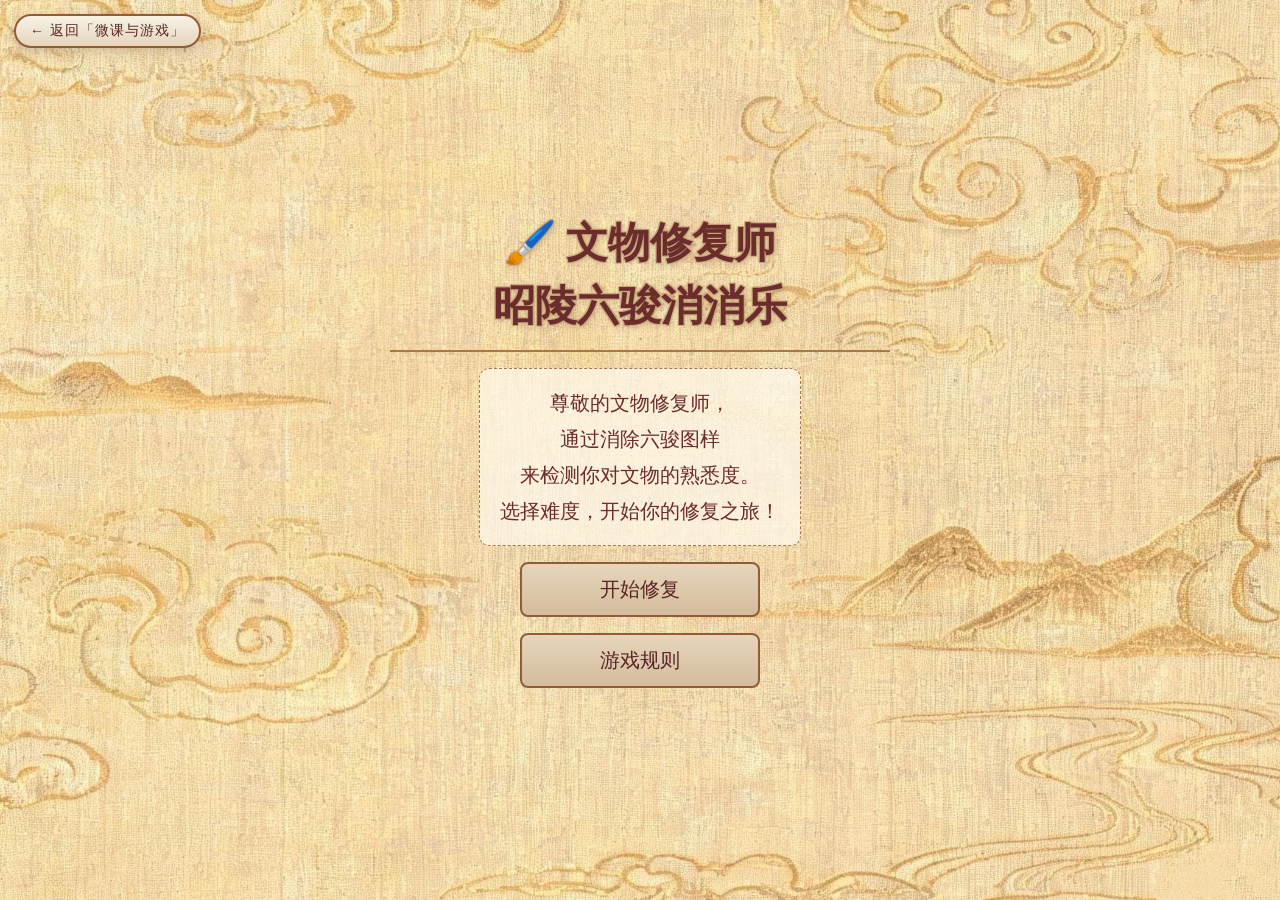
<file: games/xiaoxiaole.html>
<!DOCTYPE html>
<html lang="zh-CN">
<head>
    <meta charset="UTF-8">
    <meta name="viewport" content="width=device-width, initial-scale=1.0">
    <title>文物修复师 · 昭陵六骏消消乐 ｜ 马上同心·文化信使</title>
    <style>
        * {
            margin: 0;
            padding: 0;
            box-sizing: border-box;
        }
        html,
        body {
            width: 100%;
            min-height: 100vh;
            font-family: "SimSun", "Microsoft Yahei", serif;
        }
        body {
    background: #f8f1e4 url("assets/bjing.webp") center/cover no-repeat;
            display: flex;
            align-items: center;
            justify-content: center;
            padding: 10px;
        }

        .app-container {
            width: 100%;
            max-width: 500px;
            display: flex;
            flex-direction: column;
            align-items: center;
            justify-content: center;
            min-height: 90vh;
        }

        .page {
            display: none;
            flex-direction: column;
            align-items: center;
            width: 100%;
            gap: 16px;
            padding: 10px 0;
        }
        .page.active {
            display: flex;
        }

        .古风按钮 {
            padding: 12px 24px;
            font-size: clamp(16px, 3.5vw, 20px);
            font-family: SimSun;
            border: 2px solid #915c38;
            background: linear-gradient(#e6d5bc, #d4bc9c);
            color: #5a2424;
            border-radius: 8px;
            cursor: pointer;
            transition: all 0.3s;
            text-align: center;
            touch-action: manipulation;
            -webkit-tap-highlight-color: transparent;
            width: 100%;
            max-width: 240px;
        }
        .古风按钮:active {
            background: linear-gradient(#d4bc9c, #c9a87c);
            transform: scale(0.97);
        }
        .古风按钮.小号 {
            padding: 8px 16px;
            font-size: clamp(13px, 2.8vw, 16px);
            max-width: 160px;
        }

        .home-title {
            text-align: center;
            color: #6b2c2c;
            font-size: clamp(30px, 6.5vw, 42px);
            line-height: 1.5;
            text-shadow: 1px 1px 0 #c9a87c, -1px -1px 0 #c9a87c, 1px -1px 0 #c9a87c, -1px 1px 0 #c9a87c, 2px 2px 6px rgba(90,
                    40, 40, 0.25);
            border-bottom: 2px solid #a87847;
            padding-bottom: 12px;
            width: 100%;
            font-weight: 900;
        }
        .home-sub {
            text-align: center;
            font-size: clamp(16px, 3.2vw, 20px);
            color: #6b2c2c;
            line-height: 1.8;
            background: rgba(255, 249, 238, 0.7);
            padding: 16px 20px;
            border-radius: 10px;
            border: 1px dashed #a87847;
            max-width: 360px;
            margin: 0 10px;
        }
        .home-sub .highlight {
            color: #b8860b;
            font-weight: bold;
            font-size: clamp(18px, 3.5vw, 22px);
        }

        .select-title {
            text-align: center;
            color: #6b2c2c;
            font-size: clamp(22px, 4.8vw, 30px);
            text-shadow: 1px 1px 2px #c9b89c;
            border-bottom: 2px solid #a87847;
            padding-bottom: 10px;
            width: 100%;
            font-weight: 900;
        }

        .mode-grid {
            display: grid;
            grid-template-columns: 1fr 1fr;
            gap: 16px;
            width: 100%;
            max-width: 360px;
            margin: 6px auto;
        }
        .mode-card {
            aspect-ratio: 1 / 1;
            border: 3px solid #a87847;
            border-radius: 12px;
            background: #fff9ee;
            cursor: pointer;
            display: flex;
            flex-direction: column;
            align-items: center;
            justify-content: center;
            gap: 8px;
            transition: all 0.3s;
            padding: 12px;
            text-align: center;
            box-shadow: 0 3px 10px rgba(90, 40, 40, 0.1);
        }
        .mode-card:active {
            transform: scale(0.95);
            border-color: #d4a558;
        }
        .mode-card .mode-icon {
            font-size: clamp(32px, 7vw, 48px);
        }
        .mode-card .mode-name {
            font-size: clamp(18px, 4vw, 24px);
            color: #6b2c2c;
            font-weight: bold;
            font-family: SimSun;
        }
        .mode-card .mode-desc {
            font-size: clamp(12px, 2.5vw, 15px);
            color: #8a7a6a;
            font-family: SimSun;
        }

        .game-header {
            display: flex;
            justify-content: space-between;
            align-items: center;
            width: 100%;
            max-width: 420px;
            gap: 8px;
            flex-wrap: wrap;
        }
        .game-header .game-info {
            color: #6b2c2c;
            font-size: clamp(14px, 3vw, 18px);
            font-weight: bold;
            font-family: SimSun;
        }
        .game-header .game-info span {
            color: #b8860b;
        }
        .game-header .game-info.timer-warning span {
            color: #ff4444;
            animation: blink 0.8s ease-in-out infinite alternate;
        }

        @keyframes blink {
            0% {
                opacity: 1;
            }
            100% {
                opacity: 0.3;
            }
        }

        /* ===== 游戏网格 ===== */
        .game-board {
            width: 100%;
            max-width: 420px;
            aspect-ratio: 1 / 1;
            background: #d4c8b8;
            border: 4px solid #a87847;
            border-radius: 10px;
            box-shadow: inset 0 0 30px rgba(90, 40, 40, 0.15);
            display: grid;
            grid-template-columns: repeat(6, 1fr);
            grid-template-rows: repeat(6, 1fr);
            gap: 3px;
            padding: 3px;
            position: relative;
        }

        .cell {
            background: #c4b8a8;
            border-radius: 4px;
            display: flex;
            align-items: center;
            justify-content: center;
            font-size: clamp(20px, 5vw, 36px);
            font-weight: bold;
            color: #6b2c2c;
            cursor: pointer;
            transition: all 0.15s;
            user-select: none;
            -webkit-user-select: none;
            position: relative;
            font-family: SimSun;
            text-shadow: 1px 1px 2px rgba(255, 255, 255, 0.3);
            overflow: hidden;
            background-size: cover !important;
            background-position: center !important;
            background-repeat: no-repeat !important;
        }
        .cell .cell-label {
            position: absolute;
            bottom: 2px;
            right: 4px;
            font-size: clamp(8px, 1.5vw, 12px);
            color: rgba(255, 255, 255, 0.7);
            text-shadow: 0 0 4px rgba(0, 0, 0, 0.5);
            pointer-events: none;
            font-family: SimSun;
            background: rgba(0, 0, 0, 0.3);
            padding: 0 4px;
            border-radius: 3px;
        }
        .cell.selected {
            border: 3px solid #d4a558;
            box-shadow: 0 0 20px rgba(212, 165, 88, 0.5);
            transform: scale(1.04);
            z-index: 2;
        }
        .cell.hint {
            border: 2px solid #ff6b6b;
            animation: pulse 0.6s ease-in-out infinite alternate;
        }
        .cell.eliminating {
            animation: eliminate 0.4s ease forwards;
        }
        .cell.dropping {
            animation: drop 0.3s ease forwards;
        }

        @keyframes eliminate {
            0% {
                transform: scale(1);
                opacity: 1;
            }
            50% {
                transform: scale(1.4) rotate(20deg);
                opacity: 0.8;
            }
            100% {
                transform: scale(0);
                opacity: 0;
            }
        }
        @keyframes drop {
            0% {
                transform: translateY(-60px);
                opacity: 0.3;
            }
            60% {
                transform: translateY(8px);
                opacity: 0.9;
            }
            100% {
                transform: translateY(0);
                opacity: 1;
            }
        }
        @keyframes pulse {
            0% {
                box-shadow: 0 0 10px rgba(255, 107, 107, 0.3);
            }
            100% {
                box-shadow: 0 0 30px rgba(255, 107, 107, 0.6);
            }
        }

        /* 科普弹窗 - 屏幕中央 */
        .knowledge-popup {
            position: fixed;
            top: 50%;
            left: 50%;
            transform: translate(-50%, -50%) scale(0.8);
            background: rgba(107, 44, 44, 0.95);
            color: #f7f2e7;
            padding: 24px 32px;
            border-radius: 16px;
            border: 2px solid #d4a558;
            box-shadow: 0 20px 60px rgba(0, 0, 0, 0.5);
            z-index: 1000;
            text-align: center;
            font-family: SimSun;
            max-width: 85%;
            opacity: 0;
            pointer-events: none;
            transition: all 0.3s ease;
            backdrop-filter: blur(4px);
        }
        .knowledge-popup.show {
            opacity: 1;
            transform: translate(-50%, -50%) scale(1);
            pointer-events: none;
        }
        .knowledge-popup .popup-icon {
            font-size: clamp(32px, 6vw, 48px);
            display: block;
            margin-bottom: 8px;
        }
        .knowledge-popup .popup-name {
            font-size: clamp(20px, 4vw, 28px);
            font-weight: bold;
            color: #d4a558;
            margin-bottom: 4px;
        }
        .knowledge-popup .popup-text {
            font-size: clamp(14px, 2.8vw, 18px);
            opacity: 0.9;
            line-height: 1.6;
        }

        .game-bottom {
            display: flex;
            justify-content: center;
            gap: 12px;
            width: 100%;
            max-width: 420px;
            flex-wrap: wrap;
        }
        .game-bottom .古风按钮 {
            max-width: 180px;
            padding: 10px 0;
            font-size: clamp(14px, 3vw, 17px);
        }

        /* ===== 弹窗 ===== */
        .mask {
            position: fixed;
            top: 0;
            left: 0;
            width: 100vw;
            height: 100vh;
            background: rgba(0, 0, 0, 0.6);
            display: none;
            align-items: center;
            justify-content: center;
            padding: 16px;
            z-index: 999;
            backdrop-filter: blur(3px);
        }
        .mask.show {
            display: flex;
        }
        .pop-box {
            background: #f7f2e7;
            border: 3px solid #915c38;
            border-radius: 12px;
            width: 100%;
            max-width: 400px;
            max-height: 80vh;
            overflow-y: auto;
            padding: 20px 18px;
            color: #442222;
        }
        .pop-title {
            text-align: center;
            font-size: clamp(20px, 4.5vw, 26px);
            margin-bottom: 12px;
            padding-bottom: 10px;
            border-bottom: 2px solid #c9a87c;
            color: #6b2c2c;
            font-weight: 900;
            text-shadow: 1px 1px 2px #c9b89c;
        }
        .pop-text {
            line-height: 1.8;
            font-size: clamp(14px, 3vw, 17px);
        }
        .pop-close {
            margin-top: 16px;
            width: 100%;
            padding: 10px 0;
        }
        .pop-stats {
            display: flex;
            justify-content: space-around;
            padding: 12px 0;
            font-size: clamp(16px, 3.5vw, 20px);
            font-weight: bold;
            color: #6b2c2c;
        }
        .pop-stats span {
            color: #b8860b;
        }
        .pop-result-icon {
            text-align: center;
            font-size: clamp(48px, 10vw, 72px);
            margin-bottom: 4px;
        }

        @media (max-width: 420px) {
            .game-board {
                gap: 2px;
                padding: 2px;
            }
            .cell {
                font-size: clamp(16px, 4vw, 28px);
            }
            .knowledge-popup {
                padding: 18px 20px;
                max-width: 90%;
            }
        }
        @media (max-width: 360px) {
            .game-board {
                gap: 1.5px;
                padding: 1.5px;
            }
            .cell {
                font-size: clamp(13px, 3.5vw, 22px);
            }
            .mode-grid {
                gap: 10px;
            }
            .knowledge-popup {
                padding: 14px 16px;
                max-width: 92%;
            }
        }
    
/* ===== 站内二级页面：返回入口（由主站注入） ===== */
.mstx-back{position:fixed;top:14px;left:14px;z-index:2000;display:inline-flex;align-items:center;gap:6px;
padding:8px 14px;font-family:SimSun,serif;font-size:14px;line-height:1;color:#5a2424;
background:linear-gradient(#f7f2e7,#e6d5bc);border:2px solid #915c38;border-radius:999px;
box-shadow:0 4px 14px rgba(90,40,40,.25);text-decoration:none;letter-spacing:1px;
transition:transform .2s,box-shadow .2s}
.mstx-back:hover{transform:translateY(-1px);box-shadow:0 6px 18px rgba(90,40,40,.32)}
.mstx-back:active{transform:scale(.97)}
@media(max-width:420px){.mstx-back{top:10px;left:10px;padding:6px 11px;font-size:12px;letter-spacing:0}}
</style>
</head>
<body>
<a class="mstx-back" href="../index.html?skipgate=1#course" aria-label="返回马上同心网站「微课与游戏」">← 返回「微课与游戏」</a>
    <div class="app-container">

        <!-- ===== 首页 ===== -->
        <div class="page active" id="homePage">
            <h1 class="home-title">🖌️ 文物修复师<br>昭陵六骏消消乐</h1>
            <div class="home-sub">
                尊敬的文物修复师，<br>
                通过消除六骏图样<br>
                来检测你对文物的熟悉度。<br>
                选择难度，开始你的修复之旅！
            </div>
            <button class="古风按钮" id="startBtn">开始修复</button>
            <button class="古风按钮" id="ruleBtn">游戏规则</button>
        </div>

        <!-- ===== 模式选择 ===== -->
        <div class="page" id="selectPage">
            <h2 class="select-title">🏇 选择修复难度</h2>
            <div class="mode-grid">
                <div class="mode-card" data-mode="easy">
                    <div class="mode-icon">🟢</div>
                    <div class="mode-name">简单</div>
                    <div class="mode-desc">6张Q版骏马<br>目标：1000分</div>
                </div>
                <div class="mode-card" data-mode="hard">
                    <div class="mode-icon">🔴</div>
                    <div class="mode-name">困难</div>
                    <div class="mode-desc">6张正比骏马<br>⏱️ 3分钟倒计时</div>
                </div>
            </div>
            <button class="古风按钮 小号" id="selectBackBtn">← 返回</button>
        </div>

        <!-- ===== 游戏页 ===== -->
        <div class="page" id="gamePage">
            <div class="game-header">
                <button class="古风按钮 小号" id="exitGameBtn" style="max-width:100px;padding:6px 12px;font-size:clamp(13px,2.5vw,15px);">← 退出</button>
                <div class="game-info" id="timerInfo">⏱️ <span id="timerDisplay">00:00</span></div>
                <div class="game-info" id="scoreInfo">🏆 <span id="scoreDisplay">0</span>分</div>
            </div>

            <div class="game-board" id="gameBoard"></div>

            <div class="game-bottom">
                <button class="古风按钮" id="shuffleBtn">🔀 重新洗牌</button>
                <button class="古风按钮" id="hintBtn">💡 提示</button>
            </div>
        </div>

        <!-- ===== 科普弹窗（屏幕中央） ===== -->
        <div class="knowledge-popup" id="knowledgePopup">
            <span class="popup-icon" id="popupIcon">🐴</span>
            <div class="popup-name" id="popupName">白蹄乌</div>
            <div class="popup-text" id="popupText">通体乌黑，四蹄雪白，日行千里</div>
        </div>

        <!-- ===== 规则弹窗 ===== -->
        <div class="mask" id="ruleMask">
            <div class="pop-box">
                <h3 class="pop-title">📜 修复指南</h3>
                <div class="pop-text">
                    <p><strong>🧑‍🔧 你的身份：</strong>唐代文物修复师</p><br>
                    <p><strong>🎯 任务：</strong>通过交换相邻的骏马图样，凑齐3张相同即可消除修复。</p><br>
                    <p><strong>🖱️ 操作方法：</strong></p>
                    <p>· 点击选中一张卡片 → 点击相邻卡片 → 交换位置</p>
                    <p>· 交换后若能形成 <strong>3张及以上</strong> 相同连线（横/竖），则消除</p>
                    <p>· 消除后上方的卡片会 <strong>掉落</strong> 填补空缺</p><br>
                    <p><strong>🏆 胜利条件：</strong></p>
                    <p>· 简单模式：达到 <strong>1000分</strong> 即可修复完成</p>
                    <p>· 困难模式：在 <strong>3分钟</strong> 内尽可能获得高分</p><br>
                    <p>💡 <em>每一块碎片都承载着千年历史，请细心修复！</em></p>
                </div>
                <button class="古风按钮 pop-close" id="closeRuleBtn">知晓了</button>
            </div>
        </div>

        <!-- ===== 结算弹窗 ===== -->
        <div class="mask" id="resultMask">
            <div class="pop-box">
                <div class="pop-result-icon" id="resultIcon">🎉</div>
                <h3 class="pop-title" id="resultTitle">修复完成！</h3>
                <div class="pop-stats">
                    <div>⏱️ <span id="resultTime">00:00</span></div>
                    <div>🏆 <span id="resultScore">0</span>分</div>
                </div>
                <div class="pop-text" id="resultDesc" style="text-align:center;"></div>
                <button class="古风按钮 pop-close" id="resultCloseBtn">继续修复</button>
            </div>
        </div>

    </div>

    <script>
        // ============================================================
        // 数据配置 - 图片映射
        // ============================================================
        const HORSE_INFO = [
            { id: 0, name: '白蹄乌', text: '通体乌黑，四蹄雪白，日行千里' },
            { id: 1, name: '青骓',  text: '青白相间，虎牢关身中五箭仍冲锋' },
            { id: 2, name: '拳毛騧',  text: '旋毛卷曲，身中九箭力竭而亡' },
            { id: 3, name: '飒露紫',  text: '紫燕飞驰，将军拔箭感人至深' },
            { id: 4, name: '什伐赤',  text: '西域波斯纯红骏马，身中五箭' },
            { id: 5, name: '特勒骠',  text: '突厥进贡黄骠马，战功赫赫' }
        ];

        // 图片映射：数字 -> 图片文件
        const IMG_MAP = {
            // Q版 (简单模式用 1-6)
            1: { horseId: 1, file: 'assets/Qbjqing.webp', label: 'Q青骓' },
            2: { horseId: 2, file: 'assets/Qbjquan.webp', label: 'Q拳毛騧' },
            3: { horseId: 3, file: 'assets/Qbjsa.webp', label: 'Q飒露紫' },
            4: { horseId: 4, file: 'assets/Qbjsheng.webp', label: 'Q什伐赤' },
            5: { horseId: 5, file: 'assets/Qbjte.webp', label: 'Q特勒骠' },
            6: { horseId: 0, file: 'assets/Qbjbai.webp', label: 'Q白蹄乌' },
            // 正比 (困难模式用 7-12)
            7: { horseId: 0, file: 'assets/bai1.webp', label: '白蹄乌' },
            8: { horseId: 1, file: 'assets/qing1.webp', label: '青骓' },
            9: { horseId: 2, file: 'assets/quan1.webp', label: '拳毛騧' },
            10: { horseId: 3, file: 'assets/sa1.webp', label: '飒露紫' },
            11: { horseId: 4, file: 'assets/sheng1.webp', label: '什伐赤' },
            12: { horseId: 5, file: 'assets/te1.webp', label: '特勒骠' }
        };

        const EASY_IDS = [1, 2, 3, 4, 5, 6];
        const HARD_IDS = [7, 8, 9, 10, 11, 12]; // 困难模式只用正比图

        // 目标分数
        const TARGET_SCORE = 1000;
        // 困难模式倒计时（秒）
        const HARD_TIMER_LIMIT = 180;

        // ============================================================
        // 状态
        // ============================================================
        let grid = [];
        let rows = 6,
            cols = 6;
        let score = 0;
        let selectedRow = -1,
            selectedCol = -1;
        let isProcessing = false;
        let timerInterval = null;
        let seconds = 0;
        let isGameActive = false;
        let currentMode = 'easy';
        let currentTilePool = [];
        let isTimerCountdown = false;
        let gameEnded = false;
        let popupTimeout = null;

        // DOM 引用
        const homePage = document.getElementById('homePage');
        const selectPage = document.getElementById('selectPage');
        const gamePage = document.getElementById('gamePage');
        const gameBoard = document.getElementById('gameBoard');
        const timerDisplay = document.getElementById('timerDisplay');
        const timerInfo = document.getElementById('timerInfo');
        const scoreDisplay = document.getElementById('scoreDisplay');
        const scoreInfo = document.getElementById('scoreInfo');
        const knowledgePopup = document.getElementById('knowledgePopup');
        const popupIcon = document.getElementById('popupIcon');
        const popupName = document.getElementById('popupName');
        const popupText = document.getElementById('popupText');
        const startBtn = document.getElementById('startBtn');
        const ruleBtn = document.getElementById('ruleBtn');
        const ruleMask = document.getElementById('ruleMask');
        const closeRuleBtn = document.getElementById('closeRuleBtn');
        const selectBackBtn = document.getElementById('selectBackBtn');
        const exitGameBtn = document.getElementById('exitGameBtn');
        const shuffleBtn = document.getElementById('shuffleBtn');
        const hintBtn = document.getElementById('hintBtn');
        const resultMask = document.getElementById('resultMask');
        const resultIcon = document.getElementById('resultIcon');
        const resultTitle = document.getElementById('resultTitle');
        const resultTime = document.getElementById('resultTime');
        const resultScore = document.getElementById('resultScore');
        const resultDesc = document.getElementById('resultDesc');
        const resultCloseBtn = document.getElementById('resultCloseBtn');

        // ============================================================
        // 页面切换
        // ============================================================
        function showPage(pageId) {
            document.querySelectorAll('.page').forEach(p => p.classList.remove('active'));
            document.getElementById(pageId).classList.add('active');
        }

        startBtn.onclick = () => {
            showPage('selectPage');
        };

        selectBackBtn.onclick = () => {
            stopTimer();
            showPage('homePage');
        };

        ruleBtn.onclick = () => ruleMask.classList.add('show');
        closeRuleBtn.onclick = () => ruleMask.classList.remove('show');
        ruleMask.onclick = (e) => { if (e.target === ruleMask) ruleMask.classList.remove('show'); };

        // ============================================================
        // 模式选择
        // ============================================================
        document.querySelectorAll('.mode-card').forEach(card => {
            card.onclick = () => {
                currentMode = card.dataset.mode;
                startGame(currentMode);
            };
        });

        // ============================================================
        // 获取当前模式的图片数字池
        // ============================================================
        function getTilePool(mode) {
            return mode === 'easy' ? EASY_IDS : HARD_IDS;
        }

        // ============================================================
        // 开始游戏
        // ============================================================
        function startGame(mode) {
            stopTimer();
            gameEnded = false;
            seconds = 0;
            score = 0;
            scoreDisplay.textContent = '0';
            isProcessing = false;
            selectedRow = -1;
            selectedCol = -1;
            isGameActive = true;
            timerInfo.classList.remove('timer-warning');

            currentTilePool = getTilePool(mode);

            if (mode === 'easy') {
                isTimerCountdown = false;
                timerDisplay.textContent = '00:00';
            } else {
                isTimerCountdown = true;
                seconds = HARD_TIMER_LIMIT;
                const m = String(Math.floor(seconds / 60)).padStart(2, '0');
                const s = String(seconds % 60).padStart(2, '0');
                timerDisplay.textContent = `${m}:${s}`;
            }

            // 生成网格
            let pool = [];
            const tileIds = getTilePool(mode);
            if (mode === 'easy') {
                for (let i = 0; i < tileIds.length; i++) {
                    for (let j = 0; j < 6; j++) {
                        pool.push(tileIds[i]);
                    }
                }
            } else {
                // 困难模式：6张正比图，每张6次 = 36格
                for (let i = 0; i < tileIds.length; i++) {
                    for (let j = 0; j < 6; j++) {
                        pool.push(tileIds[i]);
                    }
                }
            }

            for (let i = pool.length - 1; i > 0; i--) {
                const j = Math.floor(Math.random() * (i + 1));
                [pool[i], pool[j]] = [pool[j], pool[i]];
            }

            grid = [];
            let idx = 0;
            for (let r = 0; r < rows; r++) {
                const row = [];
                for (let c = 0; c < cols; c++) {
                    row.push(pool[idx++]);
                }
                grid.push(row);
            }

            // 移除初始3连，并确保有有效移动
            let attempts = 0;
            while (attempts < 50) {
                const matches = findAllMatches();
                if (matches.length === 0) {
                    if (hasValidMoves()) break;
                }
                for (const [r, c] of matches) {
                    grid[r][c] = getRandomTile();
                }
                attempts++;
            }
            // 如果还是没有有效移动，强制洗牌
            if (!hasValidMoves()) {
                forceShuffle();
            }

            renderGrid();
            showPage('gamePage');

            // 启动计时器
            timerInterval = setInterval(() => {
                if (!isGameActive || gameEnded) return;

                if (isTimerCountdown) {
                    seconds--;
                    if (seconds <= 10) {
                        timerInfo.classList.add('timer-warning');
                    }
                    if (seconds <= 0) {
                        seconds = 0;
                        const m = String(Math.floor(seconds / 60)).padStart(2, '0');
                        const s = String(seconds % 60).padStart(2, '0');
                        timerDisplay.textContent = `${m}:${s}`;
                        stopTimer();
                        isGameActive = false;
                        showResult(false, '⏰ 时间到！');
                        return;
                    }
                    const m = String(Math.floor(seconds / 60)).padStart(2, '0');
                    const s = String(seconds % 60).padStart(2, '0');
                    timerDisplay.textContent = `${m}:${s}`;
                } else {
                    seconds++;
                    const m = String(Math.floor(seconds / 60)).padStart(2, '0');
                    const s = String(seconds % 60).padStart(2, '0');
                    timerDisplay.textContent = `${m}:${s}`;
                }

                if (mode === 'easy' && score >= TARGET_SCORE && !gameEnded) {
                    gameEnded = true;
                    stopTimer();
                    isGameActive = false;
                    showResult(true, '🎉 修复完成！');
                }
            }, 1000);
        }

        // ============================================================
        // 强制洗牌
        // ============================================================
        function forceShuffle() {
            const vals = [];
            for (let r = 0; r < rows; r++) {
                for (let c = 0; c < cols; c++) {
                    vals.push(grid[r][c]);
                }
            }
            for (let i = vals.length - 1; i > 0; i--) {
                const j = Math.floor(Math.random() * (i + 1));
                [vals[i], vals[j]] = [vals[j], vals[i]];
            }
            let idx = 0;
            for (let r = 0; r < rows; r++) {
                for (let c = 0; c < cols; c++) {
                    grid[r][c] = vals[idx++];
                }
            }
            let attempts = 0;
            while (attempts < 30) {
                const matches = findAllMatches();
                if (matches.length === 0 && hasValidMoves()) break;
                for (const [r, c] of matches) {
                    grid[r][c] = getRandomTile();
                }
                attempts++;
            }
        }

        // ============================================================
        // 获取随机图块
        // ============================================================
        function getRandomTile() {
            const pool = currentTilePool;
            return pool[Math.floor(Math.random() * pool.length)];
        }

        // ============================================================
        // 获取图片路径
        // ============================================================
        function getImagePath(val) {
            const info = IMG_MAP[val];
            return info ? info.file : '';
        }

        // ============================================================
        // 获取图片显示名
        // ============================================================
        function getTileLabel(val) {
            const info = IMG_MAP[val];
            return info ? info.label : '?';
        }

        // ============================================================
        // 获取骏马ID
        // ============================================================
        function getHorseId(val) {
            const info = IMG_MAP[val];
            return info ? info.horseId : -1;
        }

        // ============================================================
        // 渲染网格
        // ============================================================
        function renderGrid() {
            gameBoard.innerHTML = '';
            for (let r = 0; r < rows; r++) {
                for (let c = 0; c < cols; c++) {
                    const cell = document.createElement('div');
                    cell.className = 'cell';
                    cell.dataset.row = r;
                    cell.dataset.col = c;
                    const val = grid[r][c];
                    const imgPath = getImagePath(val);
                    const label = getTileLabel(val);

                    if (imgPath) {
                        cell.style.backgroundImage = `url(${imgPath})`;
                        cell.style.backgroundSize = 'cover';
                        cell.style.backgroundPosition = 'center';
                        cell.style.backgroundRepeat = 'no-repeat';
                    } else {
                        cell.style.background = '#c4b8a8';
                    }

                    const labelSpan = document.createElement('span');
                    labelSpan.className = 'cell-label';
                    labelSpan.textContent = label;
                    cell.appendChild(labelSpan);

                    if (selectedRow === r && selectedCol === c) {
                        cell.classList.add('selected');
                    }

                    cell.addEventListener('click', () => onCellClick(r, c));
                    gameBoard.appendChild(cell);
                }
            }
        }

        // ============================================================
        // 点击处理
        // ============================================================
        function onCellClick(row, col) {
            if (isProcessing || !isGameActive || gameEnded) return;

            if (selectedRow === -1 && selectedCol === -1) {
                selectedRow = row;
                selectedCol = col;
                renderGrid();
                return;
            }

            if (selectedRow === row && selectedCol === col) {
                selectedRow = -1;
                selectedCol = -1;
                renderGrid();
                return;
            }

            const dr = Math.abs(selectedRow - row);
            const dc = Math.abs(selectedCol - col);
            if ((dr === 1 && dc === 0) || (dr === 0 && dc === 1)) {
                trySwap(selectedRow, selectedCol, row, col);
            } else {
                selectedRow = row;
                selectedCol = col;
                renderGrid();
            }
        }

        // ============================================================
        // 尝试交换
        // ============================================================
        function trySwap(r1, c1, r2, c2) {
            isProcessing = true;
            selectedRow = -1;
            selectedCol = -1;

            [grid[r1][c1], grid[r2][c2]] = [grid[r2][c2], grid[r1][c1]];

            const matches = findAllMatches();
            if (matches.length > 0) {
                renderGrid();
                processMatches(matches);
            } else {
                [grid[r1][c1], grid[r2][c2]] = [grid[r2][c2], grid[r1][c1]];
                renderGrid();
                isProcessing = false;
            }
        }

        // ============================================================
        // 查找所有匹配
        // ============================================================
        function findAllMatches() {
            const matched = new Set();

            for (let r = 0; r < rows; r++) {
                for (let c = 0; c < cols - 2; c++) {
                    const val = grid[r][c];
                    if (val === 0) continue;
                    let count = 1;
                    while (c + count < cols && grid[r][c + count] === val) count++;
                    if (count >= 3) {
                        for (let i = 0; i < count; i++) {
                            matched.add(`${r},${c + i}`);
                        }
                    }
                    c += count - 1;
                }
            }

            for (let c = 0; c < cols; c++) {
                for (let r = 0; r < rows - 2; r++) {
                    const val = grid[r][c];
                    if (val === 0) continue;
                    let count = 1;
                    while (r + count < rows && grid[r + count][c] === val) count++;
                    if (count >= 3) {
                        for (let i = 0; i < count; i++) {
                            matched.add(`${r + i},${c}`);
                        }
                    }
                    r += count - 1;
                }
            }

            const result = [];
            for (const key of matched) {
                const [r, c] = key.split(',').map(Number);
                result.push([r, c]);
            }
            return result;
        }

        // ============================================================
        // 处理匹配消除
        // ============================================================
        function processMatches(matches) {
            const horseIds = new Set();
            for (const [r, c] of matches) {
                const val = grid[r][c];
                if (val > 0) {
                    const hid = getHorseId(val);
                    if (hid >= 0) horseIds.add(hid);
                }
                grid[r][c] = 0;
            }

            const points = matches.length * 10;
            score += points;
            scoreDisplay.textContent = score;

            // 显示科普弹窗（屏幕中央，1秒）
            if (horseIds.size > 0) {
                const hid = [...horseIds][0];
                const info = HORSE_INFO[hid];
                if (info) {
                    showKnowledgePopup(info);
                }
            }

            renderGrid();

            const cells = gameBoard.querySelectorAll('.cell');
            for (const [r, c] of matches) {
                const idx = r * cols + c;
                if (cells[idx]) {
                    cells[idx].classList.add('eliminating');
                }
            }

            setTimeout(() => {
                applyGravity();
                renderGrid();

                setTimeout(() => {
                    const newMatches = findAllMatches();
                    if (newMatches.length > 0) {
                        score += newMatches.length * 5;
                        scoreDisplay.textContent = score;
                        processMatches(newMatches);
                    } else {
                        isProcessing = false;
                        if (currentMode === 'easy' && score >= TARGET_SCORE && !gameEnded) {
                            gameEnded = true;
                            stopTimer();
                            isGameActive = false;
                            showResult(true, '🎉 修复完成！');
                            return;
                        }
                        if (!hasValidMoves()) {
                            shuffleBoard();
                        }
                    }
                }, 300);
            }, 400);
        }

        // ============================================================
        // 显示科普弹窗（屏幕中央，1秒）
        // ============================================================
        function showKnowledgePopup(info) {
            if (popupTimeout) {
                clearTimeout(popupTimeout);
                knowledgePopup.classList.remove('show');
            }

            popupIcon.textContent = info.icon || '🐴';
            popupName.textContent = info.name;
            popupText.textContent = info.text;

            // 触发显示
            requestAnimationFrame(() => {
                knowledgePopup.classList.add('show');
            });

            popupTimeout = setTimeout(() => {
                knowledgePopup.classList.remove('show');
                popupTimeout = null;
            }, 1000);
        }

        // ============================================================
        // 重力掉落
        // ============================================================
        function applyGravity() {
            for (let c = 0; c < cols; c++) {
                let writeRow = rows - 1;
                for (let r = rows - 1; r >= 0; r--) {
                    if (grid[r][c] !== 0) {
                        grid[writeRow][c] = grid[r][c];
                        if (writeRow !== r) grid[r][c] = 0;
                        writeRow--;
                    }
                }
                for (let r = writeRow; r >= 0; r--) {
                    grid[r][c] = getRandomTile();
                }
            }
        }

        // ============================================================
        // 检查是否有有效移动
        // ============================================================
        function hasValidMoves() {
            for (let r = 0; r < rows; r++) {
                for (let c = 0; c < cols; c++) {
                    if (c < cols - 1) {
                        [grid[r][c], grid[r][c + 1]] = [grid[r][c + 1], grid[r][c]];
                        if (findAllMatches().length > 0) {
                            [grid[r][c], grid[r][c + 1]] = [grid[r][c + 1], grid[r][c]];
                            return true;
                        }
                        [grid[r][c], grid[r][c + 1]] = [grid[r][c + 1], grid[r][c]];
                    }
                    if (r < rows - 1) {
                        [grid[r][c], grid[r + 1][c]] = [grid[r + 1][c], grid[r][c]];
                        if (findAllMatches().length > 0) {
                            [grid[r][c], grid[r + 1][c]] = [grid[r + 1][c], grid[r][c]];
                            return true;
                        }
                        [grid[r][c], grid[r + 1][c]] = [grid[r + 1][c], grid[r][c]];
                    }
                }
            }
            return false;
        }

        // ============================================================
        // 洗牌
        // ============================================================
        function shuffleBoard() {
            if (isProcessing || gameEnded) return;

            // 收集所有值
            const vals = [];
            for (let r = 0; r < rows; r++) {
                for (let c = 0; c < cols; c++) {
                    vals.push(grid[r][c]);
                }
            }
            // 打乱
            for (let i = vals.length - 1; i > 0; i--) {
                const j = Math.floor(Math.random() * (i + 1));
                [vals[i], vals[j]] = [vals[j], vals[i]];
            }
            let idx = 0;
            for (let r = 0; r < rows; r++) {
                for (let c = 0; c < cols; c++) {
                    grid[r][c] = vals[idx++];
                }
            }

            // 移除3连并保证有有效移动
            let attempts = 0;
            while (attempts < 30) {
                const matches = findAllMatches();
                if (matches.length === 0 && hasValidMoves()) break;
                for (const [r, c] of matches) {
                    grid[r][c] = getRandomTile();
                }
                attempts++;
            }
            if (!hasValidMoves()) {
                forceShuffle();
            }

            renderGrid();
            showKnowledgePopup({ icon: '🔄', name: '重新洗牌', text: '碎片已重新排列，继续修复！' });
        }

        // ============================================================
        // 退出游戏
        // ============================================================
        exitGameBtn.onclick = () => {
            if (!isGameActive) {
                showPage('selectPage');
                return;
            }
            if (confirm('确定要退出本次修复吗？当前得分：' + score + '分。')) {
                stopTimer();
                isGameActive = false;
                gameEnded = true;
                showResult(false, '📖 修复暂停');
            }
        };

        // ============================================================
        // 洗牌按钮
        // ============================================================
        shuffleBtn.onclick = () => {
            if (isProcessing || !isGameActive || gameEnded) return;
            shuffleBoard();
        };

        // ============================================================
        // 提示按钮
        // ============================================================
        hintBtn.onclick = () => {
            if (isProcessing || !isGameActive || gameEnded) return;
            for (let r = 0; r < rows; r++) {
                for (let c = 0; c < cols; c++) {
                    if (c < cols - 1) {
                        [grid[r][c], grid[r][c + 1]] = [grid[r][c + 1], grid[r][c]];
                        if (findAllMatches().length > 0) {
                            [grid[r][c], grid[r][c + 1]] = [grid[r][c + 1], grid[r][c]];
                            highlightCells([
                                [r, c],
                                [r, c + 1]
                            ]);
                            return;
                        }
                        [grid[r][c], grid[r][c + 1]] = [grid[r][c + 1], grid[r][c]];
                    }
                    if (r < rows - 1) {
                        [grid[r][c], grid[r + 1][c]] = [grid[r + 1][c], grid[r][c]];
                        if (findAllMatches().length > 0) {
                            [grid[r][c], grid[r + 1][c]] = [grid[r + 1][c], grid[r][c]];
                            highlightCells([
                                [r, c],
                                [r + 1, c]
                            ]);
                            return;
                        }
                        [grid[r][c], grid[r + 1][c]] = [grid[r + 1][c], grid[r][c]];
                    }
                }
            }
            showKnowledgePopup({ icon: '💡', name: '提示', text: '暂时没有可消除的组合，试试洗牌！' });
        };

        function highlightCells(positions) {
            const cells = gameBoard.querySelectorAll('.cell');
            for (const [r, c] of positions) {
                const idx = r * cols + c;
                if (cells[idx]) {
                    cells[idx].classList.add('hint');
                    setTimeout(() => {
                        cells[idx].classList.remove('hint');
                    }, 1500);
                }
            }
        }

        // ============================================================
        // 计时器控制
        // ============================================================
        function stopTimer() {
            if (timerInterval) {
                clearInterval(timerInterval);
                timerInterval = null;
            }
        }

        // ============================================================
        // 结算
        // ============================================================
        function showResult(isVictory, title) {
            const m = String(Math.floor(seconds / 60)).padStart(2, '0');
            const s = String(seconds % 60).padStart(2, '0');
            resultTime.textContent = `${m}:${s}`;
            resultScore.textContent = score;
            resultIcon.textContent = isVictory ? '🎉' : '📖';

            if (isVictory && currentMode === 'easy') {
                resultTitle.textContent = '🎉 修复完成！';
                resultDesc.textContent = `你成功修复了昭陵六骏！用时 ${m}:${s}，获得 ${score} 分！`;
            } else if (currentMode === 'hard' && !isVictory) {
                resultTitle.textContent = '⏰ 时间到！';
                const groups = Math.floor(score / 10);
                resultDesc.textContent = `你修复了 ${groups} 组骏马图样，获得 ${score} 分！\n继续练习，成为更优秀的修复师！`;
            } else if (!isVictory && title === '📖 修复暂停') {
                resultTitle.textContent = '📖 修复暂停';
                const groups = Math.floor(score / 10);
                resultDesc.textContent = `你已修复了 ${groups} 组骏马图样，获得 ${score} 分。\n下次继续努力！`;
            } else {
                resultTitle.textContent = title || '游戏结束';
                const groups = Math.floor(score / 10);
                resultDesc.textContent = `你修复了 ${groups} 组骏马图样，获得 ${score} 分。`;
            }

            resultMask.classList.add('show');
        }

        resultCloseBtn.onclick = () => {
            resultMask.classList.remove('show');
            showPage('selectPage');
        };

        // ============================================================
        // 键盘支持
        // ============================================================
        document.addEventListener('keydown', (e) => {
            if (e.key === 'Escape') {
                if (ruleMask.classList.contains('show')) {
                    ruleMask.classList.remove('show');
                } else if (resultMask.classList.contains('show')) {
                    resultMask.classList.remove('show');
                } else if (gamePage.classList.contains('active')) {
                    exitGameBtn.click();
                }
            }
        });

        // ============================================================
        // 初始化
        // ============================================================
        showPage('homePage');
    </script>
</body>
</html>
</file>
<file: assets/css/style.css>
/* ==========================================================================
   马上同心 · 文化信使 — 设计系统
   朱红 · 黛蓝 · 宣纸 · 鎏金
   ========================================================================== */

/* ---------- 1. Tokens ---------- */
:root {
  --ink:        #1c1917;
  --ink-2:      #3f3a35;
  --ink-3:      #6b625a;
  --paper:      #fbf8f3;
  --paper-2:    #f4ede1;
  --paper-3:    #ebe1d1;
  --line:       #ddd2c0;

  --zhu:        #9e2b25;
  --zhu-2:      #c0392b;
  --zhu-soft:   #f6e7e4;
  --dai:        #1f3a5f;
  --dai-2:      #2c527f;
  --dai-soft:   #e7edf5;
  --jin:        #a9822c;
  --jin-2:      #c9a227;
  --jin-soft:   #f6efdc;

  /* ---- 字体体系：以「隶 / 楷 / 宋」三体承载古籍气质 ----
     全部使用操作系统自带中文字体，不加载任何外部字体（离线可用、无外链、无闪烁）。
     · Windows 自带 隶书 LiSu / 楷体 KaiTi / 宋体 SimSun
     · macOS   自带 华文隶书 STLiti / 华文楷体 STKaiti / 宋体-简 Songti SC
     两条链都走空时回退到通用 serif —— 仍不会退化成现代黑体。 */
  --font-display: "STLiti", "华文隶书", "LiSu", "隶书", "STXingkai", "华文行楷",
                  "KaiTi", "楷体", "STKaiti", "Kaiti SC", "Kaiti TC", serif;
  --font-serif:   "KaiTi", "楷体", "STKaiti", "Kaiti SC", "Kaiti TC",
                  "Songti SC", "SimSun", "宋体", "STSong", "Source Han Serif SC", "Noto Serif SC", serif;
  --font-sans:    "Songti SC", "SimSun", "宋体", "STSong", "Source Han Serif SC",
                  "Noto Serif SC", "FangSong", "仿宋", serif;

  /* 宣纸纤维纹理（内联 SVG 噪声，零请求） */
  --paper-grain: url("data:image/svg+xml;charset=utf-8,%3Csvg xmlns='http://www.w3.org/2000/svg' width='180' height='180'%3E%3Cfilter id='g'%3E%3CfeTurbulence type='fractalNoise' baseFrequency='.86' numOctaves='4' stitchTiles='stitch'/%3E%3CfeColorMatrix type='saturate' values='0'/%3E%3C/filter%3E%3Crect width='180' height='180' filter='url(%23g)' opacity='.1'/%3E%3C/svg%3E");

  --nav-h: 68px;
  --container: 1200px;
  --radius: 14px;
  --radius-sm: 9px;
  --shadow-1: 0 1px 2px rgba(28,25,23,.05), 0 4px 14px rgba(28,25,23,.06);
  --shadow-2: 0 2px 6px rgba(28,25,23,.07), 0 16px 40px rgba(28,25,23,.12);
  --shadow-3: 0 30px 80px rgba(28,25,23,.28);
  --ease: cubic-bezier(.22,.61,.36,1);
}

/* ---------- 2. Reset ---------- */
*, *::before, *::after { box-sizing: border-box; }
html { scroll-behavior: smooth; scroll-padding-top: calc(var(--nav-h) + 12px); -webkit-text-size-adjust: 100%; }
body {
  margin: 0;
  font-family: var(--font-sans);
  font-size: 16.5px;
  line-height: 1.85;
  color: var(--ink-2);
  background-color: var(--paper);
  background-image: var(--paper-grain);
  background-size: 180px 180px;
  background-blend-mode: multiply;
  overflow-x: hidden;
  text-rendering: optimizeLegibility;
}
body.is-locked { overflow: hidden; }
img, video, svg { display: block; max-width: 100%; }
a { color: var(--zhu); text-decoration: none; }
a:hover { text-decoration: underline; text-underline-offset: 3px; }
button { font: inherit; color: inherit; border: 0; background: none; cursor: pointer; }
/* 仅供读屏软件与搜索引擎读取，视觉上不可见、不参与布局 */
.sr-only {
  position: absolute; width: 1px; height: 1px; padding: 0; margin: -1px;
  overflow: hidden; clip: rect(0 0 0 0); clip-path: inset(50%); white-space: nowrap; border: 0;
}
h1, h2, h3, h4 { font-family: var(--font-serif); color: var(--ink); line-height: 1.28; margin: 0; font-weight: 700; letter-spacing: .01em; }
p { margin: 0 0 1em; }
ul, ol { margin: 0 0 1em; padding-left: 1.35em; }
li { margin: .35em 0; }
::selection { background: var(--zhu); color: #fff; }
:focus-visible { outline: 2px solid var(--zhu-2); outline-offset: 3px; border-radius: 4px; }

/* ---------- 3. Layout ---------- */
.container { width: 100%; max-width: var(--container); margin-inline: auto; padding-inline: 24px; }
.container--narrow { max-width: 860px; }
.section { padding: clamp(64px, 9vw, 116px) 0; position: relative; }
.section--tint { background: linear-gradient(180deg, var(--paper) 0%, var(--paper-2) 18%, var(--paper-2) 82%, var(--paper) 100%); }
.section--dark { background: linear-gradient(165deg, #1a2b42 0%, #14202f 55%, #1d1a19 100%); color: #d9d2c7; }
.section--dark h2, .section--dark h3, .section--dark h4 { color: #f7f2e8; }
.section--dark .section__lead, .section--dark p { color: #b6ada0; }

/* ---------- 4. Section heads ---------- */
.section__head { max-width: 780px; margin-bottom: clamp(36px, 5vw, 60px); }
.section__head--center { margin-inline: auto; text-align: center; }
.eyebrow {
  display: inline-flex; align-items: center; gap: 10px;
  font-family: var(--font-serif); font-size: 13px; font-weight: 700;
  letter-spacing: .3em; text-indent: .3em;
  color: var(--zhu); margin-bottom: 16px;
}
.eyebrow::before {
  content: ""; width: 3px; height: 15px; flex: none;
  background: currentColor; opacity: .72; border-radius: 1px;
}
.section__title { font-size: clamp(28px, 4.1vw, 43px); margin-bottom: 18px; letter-spacing: .045em; }
.section__title em { font-style: normal; color: var(--zhu); }
.section__lead { font-size: 16.5px; color: var(--ink-3); margin: 0; }
.section--dark .eyebrow { color: var(--jin-2); }

/* 媒体外宣列表（成果展示 · 传播矩阵） */
.media-list { list-style: none; padding: 0; margin: 14px 0 0; display: grid; gap: 10px; }
.media-list li { margin: 0; }
.media-list a {
  display: block; padding: 12px 14px; border-radius: var(--radius-sm);
  border: 1px solid rgba(169,130,44,.28); background: rgba(246,239,220,.5);
  text-decoration: none; transition: border-color .22s, background .22s, transform .22s var(--ease);
}
.media-list a:hover { border-color: var(--jin); background: rgba(246,239,220,.9); transform: translateY(-2px); text-decoration: none; }
.media-list b { display: block; font-family: var(--font-serif); font-size: 15px; color: var(--zhu); letter-spacing: .04em; }
.media-list span { display: block; font-size: 13px; color: var(--ink-3); line-height: 1.6; margin-top: 3px; }
.media-list em { display: block; font-style: normal; font-size: 11.5px; color: var(--jin); letter-spacing: .04em; margin-top: 6px; }

/* ---------- 5. Progress + Nav ---------- */
.progress {
  position: fixed; inset: 0 auto auto 0; height: 3px; width: 0;
  background: linear-gradient(90deg, var(--zhu), var(--jin-2));
  z-index: 200; transition: width .1s linear;
}
.nav {
  position: fixed; inset: 0 0 auto 0; height: var(--nav-h); z-index: 150;
  display: flex; align-items: center;
  /* 首屏（还没滚出主视觉时）导航整条透明，完全不遮挡底图；
     文字转为白色并加投影保证可读。滚出首屏后由 .is-stuck 接管，
     变成米白磨砂条 + 深色文字，压在其他内容上依然清楚。
     触发点见 main.js：以「滚过整个首屏」为界，而不是滚 12px 就变。 */
  background: transparent;
  backdrop-filter: none;
  -webkit-backdrop-filter: none;
  border-bottom: 1px solid transparent;
  transition: background .3s var(--ease), border-color .3s var(--ease), box-shadow .3s var(--ease);
}
.nav.is-stuck {
  background: rgba(251,248,243,.88);
  backdrop-filter: saturate(160%) blur(14px);
  -webkit-backdrop-filter: saturate(160%) blur(14px);
  border-bottom-color: var(--line);
  box-shadow: 0 6px 24px rgba(28,25,23,.06);
}
/* 透明态：深色主视觉上的白色导航 */
.nav:not(.is-stuck) .nav__links a { color: rgba(255,255,255,.9); text-shadow: 0 1px 10px rgba(0,0,0,.55); }
.nav:not(.is-stuck) .nav__links a:hover { color: #fff; background: rgba(255,255,255,.16); }
.nav:not(.is-stuck) .nav__links a.is-active { color: #fff; }
.nav:not(.is-stuck) .nav__links a.is-active::after { background: var(--jin-2); }
.nav:not(.is-stuck) .nav__brand img { filter: drop-shadow(0 2px 8px rgba(0,0,0,.45)); }
.nav:not(.is-stuck) .nav__toggle span,
.nav:not(.is-stuck) .nav__toggle span::before,
.nav:not(.is-stuck) .nav__toggle span::after { background: #fff; }
.nav__inner { width: 100%; max-width: var(--container); margin-inline: auto; padding-inline: 24px; display: flex; align-items: center; gap: 20px; }
.nav__brand { display: flex; align-items: center; gap: 11px; font-family: var(--font-serif); font-weight: 700; font-size: 19px; color: var(--ink); letter-spacing: .06em; flex-shrink: 0; }
.nav__brand:hover { text-decoration: none; }
.nav__brand img { width: 36px; height: 36px; border-radius: 50%; object-fit: cover; box-shadow: 0 0 0 1px rgba(158,43,37,.25); }
.nav__brand small { display: block; font-family: var(--font-sans); font-size: 10px; font-weight: 600; letter-spacing: .18em; color: var(--ink-3); }
.nav__links { margin-left: auto; display: flex; align-items: center; gap: 3px; }
.nav__links a {
  position: relative; padding: 8px 13px; border-radius: 8px;
  font-size: 14.5px; color: var(--ink-2); white-space: nowrap;
  transition: color .2s, background .2s;
}
.nav__links a:hover { color: var(--zhu); background: rgba(158,43,37,.06); text-decoration: none; }
.nav__links a.is-active { color: var(--zhu); font-weight: 700; }
.nav__links a.is-active::after {
  content: ""; position: absolute; left: 13px; right: 13px; bottom: 2px; height: 2px;
  background: var(--zhu); border-radius: 2px;
}
.nav__toggle { display: none; margin-left: auto; width: 42px; height: 42px; border-radius: 10px; align-items: center; justify-content: center; }
.nav__toggle span { display: block; width: 20px; height: 2px; background: var(--ink); position: relative; transition: .25s var(--ease); }
.nav__toggle span::before, .nav__toggle span::after { content: ""; position: absolute; left: 0; width: 20px; height: 2px; background: var(--ink); transition: .25s var(--ease); }
.nav__toggle span::before { top: -6px; } .nav__toggle span::after { top: 6px; }
.nav.is-open .nav__toggle span { background: transparent; }
.nav.is-open .nav__toggle span::before { top: 0; transform: rotate(45deg); }
.nav.is-open .nav__toggle span::after { top: 0; transform: rotate(-45deg); }

/* ---------- 6. Hero：整幅主视觉铺满 ----------
   主视觉原图（2400×1350，取自 Canva 导出包 de4f62af…）本身已把
   「同心共铸·神骏新传」题词、院校院徽与四角「马上同心」榜书绘入画面，
   因此首屏不再叠加文字层，只保留一条可读性沉降与「展卷」提示。
   标题以 .sr-only 的真实文本保留在 DOM 中，供搜索引擎与读屏软件读取。 */
.hero {
  position: relative; min-height: 100svh;
  display: grid; place-items: center; overflow: hidden; isolation: isolate;
  background: #241d14; /* 图片未就位时的兜底色，取自画面暗部 */
}
.hero__bg { position: absolute; inset: 0; z-index: -2; }
.hero__bg img {
  width: 100%; height: 100%;
  object-fit: cover; object-position: center center;
  animation: heroZoom 26s var(--ease) forwards;
}
@keyframes heroZoom { from { transform: scale(1.055); } to { transform: scale(1); } }
/* 只在底部压一层很淡的沉降，保证「展卷」二字在任何缩放下都读得清；
   画面本身已经很满，不再整体压暗，以免丢掉祥云与宫殿的色彩。 */
.hero::after {
  content: ""; position: absolute; inset: auto 0 0 0; height: 180px; z-index: -1;
  background: linear-gradient(180deg, rgba(20,15,8,0) 0%, rgba(20,15,8,.46) 100%);
  pointer-events: none;
}
/* 卷末边款：竖排「展卷」置于右下，避开画面中央的六骏剪影。
   画面底部中央是浅色雾霭，白字压上去读不出来，故移到右侧深色祥云上。 */
.hero__scroll {
  position: absolute;
  right: clamp(22px, 4.5vw, 62px); bottom: clamp(26px, 5vh, 52px);
  display: flex; flex-direction: column; align-items: center; gap: 12px;
  font-family: var(--font-display);
  color: rgba(255,252,244,.82); font-size: 15px;
  text-decoration: none;
  text-shadow: 0 1px 14px rgba(0,0,0,.85), 0 0 4px rgba(0,0,0,.6);
}
.hero__scroll:hover { text-decoration: none; color: #fff; }
.hero__scroll span { writing-mode: vertical-rl; text-orientation: upright; letter-spacing: .0em; }
.hero__scroll i { display: block; width: 1px; height: 42px; background: linear-gradient(180deg, rgba(255,252,244,.8), transparent); animation: scrollCue 2s var(--ease) infinite; }
@keyframes scrollCue { 0%,100% { opacity: .25; transform: scaleY(.55); } 50% { opacity: 1; transform: scaleY(1); } }

/* ---------- 7. Buttons ---------- */
.btn {
  display: inline-flex; align-items: center; justify-content: center; gap: 9px;
  padding: 13px 26px; border-radius: 999px; font-size: 15px; font-weight: 600;
  letter-spacing: .03em; cursor: pointer; white-space: nowrap;
  transition: transform .22s var(--ease), box-shadow .22s var(--ease), background .22s, color .22s, border-color .22s;
}
.btn:hover { text-decoration: none; transform: translateY(-2px); }
.btn:active { transform: translateY(0); }
.btn--zhu { background: var(--zhu); color: #fff; box-shadow: 0 8px 26px rgba(158,43,37,.34); }
.btn--zhu:hover { background: var(--zhu-2); box-shadow: 0 12px 34px rgba(158,43,37,.42); }
.btn--ghost { border: 1px solid rgba(255,255,255,.42); color: #fff; background: rgba(255,255,255,.07); backdrop-filter: blur(6px); }
.btn--ghost:hover { background: rgba(255,255,255,.17); border-color: rgba(255,255,255,.7); }
.btn--line { border: 1px solid var(--line); color: var(--ink); background: #fff; }
.btn--line:hover { border-color: var(--zhu); color: var(--zhu); }
.btn--sm { padding: 9px 18px; font-size: 13.5px; }
.btn svg { width: 17px; height: 17px; flex-shrink: 0; }

/* ---------- 8. Stats ---------- */
.stats { position: relative; background: linear-gradient(180deg, var(--paper) 0%, var(--paper-2) 100%); border-bottom: 1px solid var(--line); }
.stats::before {
  content: ""; position: absolute; left: 0; right: 0; top: 0; height: 1px; pointer-events: none;
  background: linear-gradient(90deg, transparent, rgba(169,130,44,.5) 20%, rgba(169,130,44,.5) 80%, transparent);
}
.stats__grid { display: grid; grid-template-columns: repeat(5, 1fr); }
.stat { padding: clamp(26px, 3.4vw, 42px) 18px; text-align: center; border-right: 1px solid var(--line); }
.stat:last-child { border-right: 0; }
.stat__num { font-family: var(--font-serif); font-size: clamp(31px, 4.4vw, 47px); font-weight: 700; color: var(--zhu); line-height: 1; letter-spacing: .02em; }
.stat__num sup { font-size: .42em; margin-left: 3px; color: var(--jin); }
.stat__label { font-family: var(--font-serif); font-size: 14px; color: var(--ink-3); margin-top: 10px; letter-spacing: .16em; }

/* ---------- 9. Cards & grids ---------- */
.grid { display: grid; gap: 22px; }
/* 一排骨卡片一律等高（align-items 默认 stretch）。
   曾经试过让卡片按内容收缩，结果文字只有一行的那张（如「技术设计组」）会比
   邻居矮一截，看着像缺了一块——比底部多一点内边距更难接受。
   所以：高度拉平靠 stretch，图标对齐靠 .card 的 justify-content:flex-start，
   底部多出的空间由内容长度控制（别让同排卡片文字量差太多）。
   需要「等高铺满」的图片网格用 .grid--fill。 */
.grid--2 { grid-template-columns: repeat(2, minmax(0,1fr)); }
.grid--3 { grid-template-columns: repeat(3, minmax(0,1fr)); }
.grid--4 { grid-template-columns: repeat(4, minmax(0,1fr)); }
.card {
  position: relative;
  background: linear-gradient(180deg, #fffdfa 0%, #fffefc 100%);
  border: 1px solid var(--line); border-radius: var(--radius);
  padding: clamp(22px, 2.6vw, 32px);
  box-shadow: inset 0 0 0 1px rgba(169,130,44,.13);
  transition: transform .3s var(--ease), box-shadow .3s var(--ease), border-color .3s;
}
.card--hover:hover { transform: translateY(-4px); box-shadow: var(--shadow-2); border-color: #cdbfa9; }
.card__title { font-size: 19px; margin-bottom: 10px; }
.card__text { font-size: 15px; color: var(--ink-3); margin: 0; }
.card__icon {
  width: 46px; height: 46px; border-radius: 12px; display: grid; place-items: center;
  font-family: var(--font-serif); font-size: 22px; font-weight: 700;
  background: var(--zhu-soft); color: var(--zhu); margin-bottom: 18px;
}
.card--dai .card__icon { background: var(--dai-soft); color: var(--dai); }
.card--jin .card__icon { background: var(--jin-soft); color: var(--jin); }

/* 卡片网格等高时，内容一律顶对齐。
   原先这里用 justify-content:center（想避免矮卡片底部留洞），
   但代价是：文字更短的那张卡，图标会被往下推，一排卡片的图标就对不齐
   （团队修改意见 2 第 4 条「技」、第 7 条「正」都是这个原因）。
   顶对齐后图标成一条线；矮卡片底部多出的留白由对齐方式吸收，不再有居中造成的错位。 */
.split > .card, .grid--2 > .card, .grid--3 > .card, .grid--4 > .card {
  display: flex; flex-direction: column; justify-content: flex-start;
}
.split > .card > :last-child, .grid--2 > .card > :last-child,
.grid--3 > .card > :last-child, .grid--4 > .card > :last-child { margin-bottom: 0; }

/* 团队荣誉：整行卡片 + 荣誉三列排布，不用双栏，彻底消除栏间空白 */
.honor-list {
  list-style: none; padding: 0; margin: 0 0 22px;
  display: grid; grid-template-columns: repeat(3, minmax(0,1fr)); gap: 10px 26px;
}
.honor-list li { position: relative; padding-left: 20px; margin: 0; font-size: 15px; }
.honor-list li::before {
  content: ""; position: absolute; left: 2px; top: .72em;
  width: 7px; height: 7px; border-radius: 50%; background: var(--zhu);
}

/* 团队 Logo：整行卡片，Logo 居左、说明居右
   （原站 logo 只有 107×107，显示尺寸控制在 120px 以内，避免放大发虚） */
.card--logo { display: flex; gap: 28px; align-items: flex-start; flex-wrap: wrap; }
/* 正确团队 Logo 是「方印 + 白马 + 马上同心社会实践团」的横版锁定图（749×120），
   旧版误用了一张 107×107 的抖音二维码，故此处按横版比例给尺寸。 */
.card--logo > img {
  width: clamp(220px, 30%, 340px); height: auto; flex: 0 0 auto; object-fit: contain;
  background: #fff; border: 1px solid var(--line); border-radius: var(--radius);
  padding: 12px 14px; box-sizing: border-box;
}
.card--logo > div { flex: 1 1 320px; min-width: 0; }

/* ---------- 9d. 团队荣誉配图卡片（修改书第 5 条） ---------- */
.honors { display: grid; grid-template-columns: repeat(3, minmax(0,1fr)); gap: 20px; }
.honor {
  margin: 0; background: #fff; border: 1px solid var(--line); border-radius: var(--radius);
  overflow: hidden; box-shadow: inset 0 0 0 1px rgba(169,130,44,.13);
  display: flex; flex-direction: column; cursor: pointer;
  transition: transform .28s var(--ease), box-shadow .28s var(--ease), border-color .28s;
}
.honor:hover { transform: translateY(-4px); box-shadow: var(--shadow-2); border-color: #cdbfa9; }
.honor img { width: 100%; aspect-ratio: 4/3; object-fit: cover; background: var(--paper-2); }
/* 名单/公示类图片按 contain 显示，避免文字被裁掉 */
.honor--doc img { object-fit: contain; background: #fdfbf6; }
.honor figcaption { padding: 14px 16px 16px; display: flex; flex-direction: column; gap: 5px; flex: 1 1 auto; }
.honor figcaption b { font-family: var(--font-serif); font-size: 15px; color: var(--ink); font-weight: 700; line-height: 1.45; }
.honor figcaption span { font-family: var(--font-serif); font-size: 14px; color: var(--zhu); letter-spacing: .04em; margin-top: auto; padding-top: 4px; }
/* 暂无照片的荣誉：用朱红印章卡占位，视觉上仍是完整一张卡（照片到位后替换即可） */
.honor--seal { justify-content: center; align-items: center; background: linear-gradient(160deg, #fdf8ef 0%, #f6ead3 100%); cursor: default; }
.honor--seal:hover { transform: none; box-shadow: inset 0 0 0 1px rgba(169,130,44,.13); border-color: var(--line); }
.honor__seal {
  width: 74px; height: 74px; border-radius: 14px; display: grid; place-items: center;
  background: linear-gradient(160deg, #b8352c, #8c231d); color: #fff;
  font-family: var(--font-display); font-size: 42px;
  box-shadow: 0 8px 22px rgba(158,43,37,.28); margin: 30px auto 0;
}
.honor--seal figcaption { text-align: center; }

/* ---------- 9e. 实践团总海报（成果展示） ----------
   海报是竖构图（1279×1810，高宽比 1.415），而文字栏越宽越矮——想让两栏等高，
   要么把海报缩成缩略图、要么把两栏缩窄居中（结果左右又空了）。都不合适。
   这里改成：两栏占满整宽，右侧文字补足到与海报同高（见 index.html 的说明文案）。 */
.poster-feature {
  display: grid;
  grid-template-columns: minmax(0, 420px) minmax(0, 1fr);
  gap: clamp(26px, 3.6vw, 48px); align-items: center;
  margin: 0 0 clamp(34px, 4.4vw, 54px);
}
/* 三段实践路径用列表呈现，比挤在一段里有呼吸感，也更撑得起海报那一栏的高度 */
.poster-feature__path { list-style: none; padding: 0; margin: 0 0 4px; display: grid; gap: 10px; }
.poster-feature__path li {
  margin: 0; padding: 11px 16px; border-radius: var(--radius-sm);
  background: rgba(246,239,220,.55); border: 1px solid rgba(169,130,44,.24);
  font-size: 15px; line-height: 1.85; color: var(--ink-2);
}
.poster-feature__path b { color: var(--zhu); font-family: var(--font-serif); }

/* ---------- 9f. 成果概览 · 标签式入口（修改意见 2 第 10 条） ----------
   六张竖排金色标签是团队自己设计的成品图，直接拿来做可点击入口；
   整块放在海报下面，作为「成果展示」的分类导览。 */
.outcome-nav {
  margin: 0 0 clamp(36px, 4.6vw, 58px);
  padding: clamp(22px, 3vw, 34px) clamp(18px, 2.6vw, 30px) clamp(18px, 2.4vw, 26px);
  border-radius: var(--radius);
  background: linear-gradient(180deg, #fdf8ef 0%, #f8efdd 100%);
  border: 1px solid rgba(169,130,44,.26);
  box-shadow: inset 0 0 0 1px rgba(169,130,44,.12);
}
.outcome-nav__title {
  font-family: var(--font-serif); font-weight: 700;
  font-size: clamp(17px, 2.1vw, 22px); color: var(--ink);
  letter-spacing: .12em; text-align: center; margin: 0 0 clamp(16px, 2.2vw, 26px);
}
.outcome-nav__grid {
  display: grid; grid-template-columns: repeat(6, minmax(0, 1fr));
  gap: clamp(10px, 1.6vw, 22px); align-items: end;
}
.outcome-tag {
  display: block; border-radius: 10px;
  transition: transform .26s var(--ease), filter .26s var(--ease);
}
.outcome-tag img { width: 100%; height: auto; display: block; }
.outcome-tag:hover { transform: translateY(-6px); filter: drop-shadow(0 12px 22px rgba(169,130,44,.34)); }
.outcome-tag:focus-visible { outline: 2px solid var(--zhu); outline-offset: 4px; }
@media (max-width: 900px) { .outcome-nav__grid { grid-template-columns: repeat(3, minmax(0, 1fr)); } }
@media (max-width: 620px) { .outcome-nav__grid { grid-template-columns: repeat(2, minmax(0, 1fr)); } }
.poster-feature > img {
  width: 100%; height: auto; display: block;
  border-radius: var(--radius); border: 1px solid var(--line);
  box-shadow: 0 18px 44px rgba(28,25,23,.14);
  cursor: zoom-in;
}
.poster-feature__txt h3 { font-size: clamp(21px, 2.6vw, 27px); margin-bottom: 14px; letter-spacing: .05em; }
.poster-feature__txt p { font-size: 15.5px; color: var(--ink-2); line-height: 1.9; }
.poster-feature__quote {
  font-family: var(--font-serif); color: var(--zhu) !important;
  border-left: 2px solid var(--jin-2); padding-left: 14px; margin-top: 18px;
}

/* 特展卡内的三个关键数字（数值均取自正文，非新增信息） */
.ministat { display: grid; grid-template-columns: repeat(3, 1fr); gap: 10px; margin: 18px 0 4px; }
.ministat > div { text-align: center; padding: 12px 6px; background: var(--paper-2); border-radius: var(--radius-sm); }
.ministat dt { font-size: 11.5px; color: var(--ink-3); letter-spacing: .04em; }
.ministat dd { margin: 4px 0 0; font-family: var(--font-serif); font-size: 26px; font-weight: 700; color: var(--zhu); line-height: 1; }
.ministat dd sup { font-size: .45em; margin-left: 2px; color: var(--ink-3); }

/* 「玩—学—记」闭环小图（用语取自正文） */
.playloop { display: grid; gap: 10px; margin-top: 18px; }
.playloop span { display: flex; align-items: center; gap: 12px; font-size: 13.5px; color: var(--ink-3); }
.playloop b {
  flex: 0 0 auto; width: 30px; height: 30px; border-radius: 50%; display: grid; place-items: center;
  font-family: var(--font-serif); font-size: 15px; color: #fff; background: var(--zhu);
}
.playloop span:nth-child(2) b { background: var(--dai); }
.playloop span:nth-child(3) b { background: var(--jin); }

/* prose */
.prose { font-size: 16px; color: var(--ink-2); }
.prose p { margin-bottom: 1.15em; text-align: justify; text-indent: 2em; }
.prose strong { color: var(--ink); font-weight: 700; }
/* 同一段正文不要一大一小：不做“导语放大”，全篇字号统一 */
/* 首行缩进（2026-10-05 全站统一）：
   正文以中文为主，2em 恰为两个汉字宽。做法是「所有正文段落默认缩进，
   纯标签/词组类显式重置为 0」，避免每加一段正文都要回来补一条规则。
   注意 .prose 只是容器，写在自己身上的 <p class="prose"> 需要单列。 */
main p, footer p, .prose p, .section__lead, .card__text, .tl__text, .quote,
figcaption, .prose-cols > p, .game__text, .poster-feature__txt p { text-indent: 2em; }
/* 纯标签/词组不缩进 */
.pill-list, .honor-list, .member-bar__id, .hero__sub, .eyebrow,
.horse__side, .horse__name, .horse__praise, .horse__meta, .horse__more,
.member b, .member span, .member em, .attr dt, .attr dd, .stat__label, .stat__num,
.ministat dt, .ministat dd, .playloop span, .tl__date, .tl__title, .grid--3 .card__title,
.gallery-label, .shot__cap, .game__title, .game__steps, .honor figcaption span,
.gate__sub, .gate__note, .modal__side, .modal__name, .modal__praise, .lightbox__cap,
.eyebrow, .footer__bottom span, .honors__caption { text-indent: 0; }

/* ---------- 9b. 平衡双栏（消除栏底空白） ----------
   问题：图片列按栏宽铺满后远高于正文列，正文下方留出大片空白。
   做法：媒体列里的图片以 flex-basis:0 参与布局（不撑高行），
        行高由文字列决定，图片再用 object-fit:cover 吃满剩余高度。 */
.split {
  display: grid;
  grid-template-columns: repeat(2, minmax(0, 1fr));
  gap: clamp(22px, 3vw, 40px);
  align-items: stretch;
}

/* 文字栏行距略松一点（1.85 → 2.05）。
   右侧卡片/图片列的高度由内容决定，文字栏若按 1.85 排，会比它早结束 60～70px，
   卡片下方就露出一截空白。加宽行距正好把这段差值吃掉，中文长文本来也更耐读。 */
.split .prose { line-height: 2.05; }
.split > * { min-width: 0; }
.split--text { grid-template-columns: 1.28fr .72fr; }
.split__media {
  display: flex; flex-direction: column; gap: 14px;
  margin: 0; min-width: 0;
}
.split__media > img {
  flex: 1 1 0; min-height: 0; width: 100%;
  object-fit: cover;
  border-radius: var(--radius); border: 1px solid var(--line);
}
/* 等比完整展示（不裁切），底色撑满，避免露出裸空白 */
.split__media > img.is-contain { object-fit: contain; background: var(--paper-2); }
.section--dark .split__media > img.is-contain { background: rgba(255,255,255,.05); border-color: rgba(255,255,255,.14); }
.split__media > figcaption { flex: 0 0 auto; }
/* 双图并列的媒体列 */
.split__media--duo { display: grid; grid-template-columns: 1fr 1fr; gap: 14px; }
.split__media--duo > img { flex: none; }

/* 定幅图版：多张高度不一的图并排时，用统一画框对齐，杜绝高矮不齐 */
.plate { margin: 0; display: flex; flex-direction: column; }
.plate img {
  width: 100%; aspect-ratio: 4/3; object-fit: contain;
  background: var(--paper-2); border: 1px solid var(--line);
  border-radius: var(--radius);
}
.plate figcaption { font-size: 13px; color: var(--ink-3); margin-top: 11px; }
.plate--wide img { aspect-ratio: 16/9; }
.plate--tall img { aspect-ratio: 3/4; }
.plate--cover img { object-fit: cover; }
.plate figcaption strong { color: var(--ink); }
/* 让图版吃满所在行高（配合 grid-auto-rows:1fr），彻底消除列内空隙 */
.grid--fill { grid-auto-rows: 1fr; align-items: stretch; }
.plate--fill { height: 100%; }
.plate--fill img { flex: 1 1 0; min-height: 0; aspect-ratio: auto; object-fit: cover; }

/* 整幅特征图：真正填满整行，不留边角空白 */
.feature { margin: clamp(24px, 3vw, 38px) 0 0; }
.feature img { width: 100%; border-radius: var(--radius); border: 1px solid var(--line); }
.feature figcaption { font-size: 13px; color: var(--ink-3); margin-top: 10px; }

/* ---------- 9c. 按图片宽高比分配列宽 ----------
   多张图并排时，把 grid 列宽设成各图宽高比的比例，图片 width:100%;height:auto，
   则每张图的渲染高度自动相等 —— 既不裁切(cover)也不留底色(contain)。 */
.ratio-row { display: grid; gap: clamp(16px, 2.4vw, 30px); align-items: start; }
.ratio-row > figure { margin: 0; min-width: 0; }
.ratio-row > figure > img { width: 100%; height: auto; display: block; }
.ratio-row > figure > figcaption { font-size: 13px; color: var(--ink-3); margin-top: 12px; }

/* 整段文字分两栏，用于需要铺满整行、又不想单行过长的段落 */
.prose-cols { column-count: 2; column-gap: clamp(30px, 4vw, 56px); }
.prose-cols > p { margin-bottom: 0; }
.prose-cols > p + p { margin-top: 1.15em; }
@media (max-width: 900px) { .prose-cols { column-count: 1; } }

/* ---------- 10. Tabs ---------- */
.tabs { margin-bottom: 26px; }
.tabs__list { display: flex; flex-wrap: wrap; gap: 8px; border-bottom: 1px solid var(--line); padding-bottom: 14px; margin-bottom: 30px; }
.tabs__btn {
  padding: 9px 18px; border-radius: 999px; font-size: 14.5px; font-weight: 600;
  color: var(--ink-3); background: var(--paper-2); transition: .22s var(--ease);
}
.tabs__btn:hover { color: var(--zhu); background: var(--zhu-soft); }
.tabs__btn[aria-selected="true"] { background: var(--zhu); color: #fff; box-shadow: 0 6px 18px rgba(158,43,37,.26); }
.tabs__panel { display: none; animation: fadeUp .45s var(--ease) both; }
.tabs__panel.is-active { display: block; }
/* 页签展示顺序（按团队修改意见 2 第 6 条）：
   宏观政策 → 时代背景 → 时代契机 → 学校层面 → 团队与共创计划。
   用 flex order 只调视觉顺序；面板同一时刻只显示一个，故无需同步。
   DOM 未动，键盘 Tab 与读屏仍按原顺序走，脚本按下标配对也不受影响。 */
.tabs__btn[aria-controls="panel-3"] { order: 1; }
.tabs__btn[aria-controls="panel-1"] { order: 2; }
.tabs__btn[aria-controls="panel-4"] { order: 3; }
.tabs__btn[aria-controls="panel-5"] { order: 4; }
.tabs__btn[aria-controls="panel-2"] { order: 5; }

/* 沉浸式叙事游戏「千载犹闻马蹄声」
   原先是首页的一个独立深色板块，按团队修改意见 2 第 2 条移入「微课与游戏」，
   这里改成米金底描边的卡片式内嵌块，与所在板块的浅底协调。 */
.immersive {
  margin-top: clamp(34px, 4.4vw, 54px);
  padding: clamp(24px, 3.2vw, 38px);
  border-radius: var(--radius);
  background: linear-gradient(150deg, #fdf8ef 0%, #f7ecd8 100%);
  border: 1px solid rgba(169,130,44,.28);
  box-shadow: inset 0 0 0 1px rgba(169,130,44,.12);
}
.immersive h3 em { font-style: normal; }
.immersive .eyebrow { color: var(--jin); }
@keyframes fadeUp { from { opacity: 0; transform: translateY(12px); } to { opacity: 1; transform: none; } }

/* ---------- 11. Timeline ---------- */
.timeline { position: relative; padding-left: 34px; }
.timeline::before { content: ""; position: absolute; left: 8px; top: 6px; bottom: 6px; width: 2px; background: linear-gradient(180deg, var(--zhu), var(--jin-2), transparent); }
.tl { position: relative; padding-bottom: 34px; }
.tl:last-child { padding-bottom: 0; }
.tl::before {
  content: ""; position: absolute; left: -34px; top: 7px; width: 18px; height: 18px; border-radius: 50%;
  background: var(--paper); border: 3px solid var(--zhu); box-shadow: 0 0 0 4px var(--paper);
}
.tl--past::before { border-color: var(--line); background: var(--paper-3); }
.tl__date { font-family: var(--font-serif); font-size: 15px; font-weight: 700; color: var(--zhu); letter-spacing: .05em; }
.tl__title { font-size: 18px; margin: 4px 0 8px; }
.tl__text { font-size: 14.8px; color: var(--ink-3); margin: 0; }

/* ---------- 12. Six horses ---------- */
.horses__grid { display: grid; grid-template-columns: repeat(3, minmax(0,1fr)); gap: 18px; }
.horse {
  position: relative; text-align: left; padding: 26px 24px 24px;
  background: #fff; border: 1px solid var(--line); border-radius: var(--radius);
  overflow: hidden; cursor: pointer; width: 100%;
  transition: transform .3s var(--ease), box-shadow .3s var(--ease), border-color .3s;
}
/* 每匹马自己的 IP 形象作为卡片背景纹样 */
.horse__side, .horse__name, .horse__spirit, .horse__praise, .horse__meta, .horse__more { position: relative; z-index: 1; }
.horse__art {
  position: absolute; right: 14px; bottom: 14px; width: 104px; height: auto;
  z-index: 0; opacity: .95; pointer-events: none;
  filter: drop-shadow(0 6px 16px rgba(28,25,23,.14));
  transition: transform .4s var(--ease);
}
.horse:hover .horse__art { transform: scale(1.06) rotate(-2deg); }
.horse__side, .horse__name, .horse__praise, .horse__spirit { max-width: 100%; }
.horse__meta, .horse__more { max-width: calc(100% - 118px); }
.horse::before {
  content: ""; position: absolute; inset: 0 0 auto 0; height: 3px;
  background: linear-gradient(90deg, var(--zhu), var(--jin-2));
  transform: scaleX(0); transform-origin: left; transition: transform .38s var(--ease);
}
.horse:hover { transform: translateY(-5px); box-shadow: var(--shadow-2); border-color: #cdbfa9; }
.horse:hover::before, .horse:focus-visible::before { transform: scaleX(1); }
.horse__elem {
  position: absolute; right: 18px; top: 18px; width: 42px; height: 42px; border-radius: 50%;
  display: grid; place-items: center; font-family: var(--font-serif); font-size: 19px; font-weight: 700;
  color: #fff; box-shadow: 0 6px 18px rgba(0,0,0,.16);
}
.horse__side,
.horse__name,
.horse__praise,
.horse__more,
.horse__meta { display: block; }
.horse__side { font-size: 12px; letter-spacing: .18em; color: var(--jin); font-weight: 700; text-transform: uppercase; padding-right: 54px; }
.horse__name { font-family: var(--font-serif); font-size: 30px; letter-spacing: .12em; margin: 8px 0 4px; }
.horse__spirit { display: inline-block; font-size: 12.5px; font-weight: 700; color: var(--dai); background: var(--dai-soft); padding: 3px 11px; border-radius: 999px; margin-bottom: 14px; }
.horse__praise { font-family: var(--font-serif); font-size: 16px; color: var(--ink); border-left: 2px solid var(--jin-2); padding-left: 12px; margin-bottom: 14px; line-height: 1.6; }
.horse__meta { display: flex; flex-direction: column; gap: 5px; font-size: 13.5px; color: var(--ink-3); }
.horse__meta span { display: block; }
.horse__meta span b { color: var(--ink-2); font-weight: 600; }
.horse__more { margin-top: 16px; font-size: 13.5px; font-weight: 700; color: var(--zhu); }
.horse__more::after { content: "→"; display: inline-block; margin-left: 6px; transition: transform .25s var(--ease); }
.horse:hover .horse__more::after { transform: translateX(4px); }

/* modal */
.modal {
  position: fixed; inset: 0; z-index: 300; display: none;
  align-items: center; justify-content: center; padding: 20px;
  background: rgba(20,16,14,.72); backdrop-filter: blur(6px);
}
.modal.is-open { display: flex; animation: fadeUp .28s var(--ease); }
.modal__box {
  position: relative; width: min(760px, 100%); max-height: 88svh; overflow-y: auto;
  background: var(--paper); border-radius: var(--radius); box-shadow: var(--shadow-3);
  animation: popIn .36s var(--ease);
}
@keyframes popIn { from { opacity: 0; transform: translateY(22px) scale(.97); } to { opacity: 1; transform: none; } }
.modal__close {
  position: absolute; right: 14px; top: 14px; z-index: 2;
  width: 38px; height: 38px; border-radius: 50%; display: grid; place-items: center;
  background: rgba(255,255,255,.9); color: var(--ink); font-size: 20px; line-height: 1;
  box-shadow: var(--shadow-1);
}
.modal__close:hover { background: var(--zhu); color: #fff; }
.modal__hero { padding: 34px 40px 26px; color: #fff; position: relative; overflow: hidden; }
.modal__hero::after { content: ""; position: absolute; inset: 0; background: radial-gradient(120% 130% at 80% 0%, rgba(255,255,255,.2), transparent 60%); pointer-events: none; }
.modal__herotxt { position: relative; z-index: 1; max-width: calc(100% - 208px); }
.modal__art {
  position: absolute; right: 68px; top: 50%; transform: translateY(-50%);
  width: 128px; height: auto; z-index: 1;
  filter: drop-shadow(0 12px 30px rgba(0,0,0,.4));
}
.modal__side { font-size: 12px; letter-spacing: .2em; opacity: .85; font-weight: 700; }
.modal__name { font-family: var(--font-serif); font-size: clamp(34px, 5vw, 48px); letter-spacing: .1em; margin: 6px 0 10px; color: #fff; }
.modal__praise { font-family: var(--font-serif); font-size: 17px; opacity: .95; }
.modal__body { padding: 30px 40px 40px; }
.modal__attrs { display: grid; grid-template-columns: repeat(auto-fit, minmax(150px,1fr)); gap: 12px; margin-bottom: 26px; }
.attr { background: #fff; border: 1px solid var(--line); border-radius: var(--radius-sm); padding: 13px 15px; }
.attr dt { font-size: 11.5px; letter-spacing: .14em; color: var(--ink-3); font-weight: 700; text-transform: uppercase; margin-bottom: 4px; }
.attr dd { margin: 0; font-size: 14.5px; color: var(--ink); font-weight: 600; }
.modal__body h4 { font-size: 16px; margin: 24px 0 10px; display: flex; align-items: center; gap: 9px; }
.modal__body h4::before { content: ""; width: 3px; height: 16px; background: var(--zhu); border-radius: 2px; }
.modal__nav { display: flex; justify-content: space-between; gap: 12px; margin-top: 30px; padding-top: 22px; border-top: 1px solid var(--line); }

/* ---------- 13. Elements ---------- */
.elems { display: grid; grid-template-columns: repeat(6, 1fr); gap: 14px; }
.elem { text-align: center; padding: 22px 10px; background: #fff; border: 1px solid var(--line); border-radius: var(--radius); transition: .28s var(--ease); }
.elem:hover { transform: translateY(-4px); box-shadow: var(--shadow-1); border-color: #cdbfa9; }
.elem__glyph { width: 50px; height: 50px; margin: 0 auto 12px; border-radius: 50%; display: grid; place-items: center; font-family: var(--font-serif); font-size: 23px; font-weight: 700; color: #fff; }
.elem__name { font-family: var(--font-serif); font-size: 18px; font-weight: 700; color: var(--ink); }
.elem__desc { font-size: 12.5px; color: var(--ink-3); margin-top: 3px; }

/* ---------- 14. Games ---------- */
.game {
  display: flex; flex-direction: column; background: #fff; border: 1px solid var(--line);
  border-radius: var(--radius); overflow: hidden; transition: transform .3s var(--ease), box-shadow .3s var(--ease);
}
.game:hover { transform: translateY(-5px); box-shadow: var(--shadow-2); }
.game__top { height: 132px; display: grid; place-items: center; color: #fff; position: relative; overflow: hidden; }
.game__top::after { content: ""; position: absolute; inset: 0; background: radial-gradient(120% 130% at 78% 8%, rgba(255,255,255,.26), transparent 62%); }
.game__glyph { font-family: var(--font-serif); font-size: 46px; font-weight: 700; letter-spacing: .04em; position: relative; z-index: 1; }
.game__body { padding: 22px 24px 24px; display: flex; flex-direction: column; flex: 1; }
.game__title { font-size: 18px; margin-bottom: 8px; }
.game__text { font-size: 14.5px; color: var(--ink-3); flex: 1; margin-bottom: 18px; }
.game__steps { display: flex; gap: 6px; margin-bottom: 18px; flex-wrap: wrap; }
.step { font-size: 12px; font-weight: 700; padding: 3px 10px; border-radius: 999px; background: var(--paper-2); color: var(--ink-3); }
.step--on { background: var(--zhu); color: #fff; }

/* ---------- 15. Gallery ---------- */
.gallery { display: grid; grid-template-columns: repeat(4, 1fr); gap: 14px; }
.shot {
  position: relative; border-radius: var(--radius-sm); overflow: hidden; background: var(--paper-2);
  aspect-ratio: 3/2; cursor: zoom-in; border: 1px solid var(--line);
  /* figure 有浏览器默认外边距 16px 40px，不清掉会让图片比栅格窄 80px */
  margin: 0; width: 100%;
  transition: transform .3s var(--ease), box-shadow .3s var(--ease);
}
/* 4 张一排的照片行：中等屏幕也保持 4 列不换行 */
.grid.grid--photos { grid-template-columns: repeat(4, minmax(0, 1fr)); gap: 14px; }
.shot img { width: 100%; height: 100%; object-fit: cover; transition: transform .55s var(--ease); }
.shot:hover { transform: translateY(-4px); box-shadow: var(--shadow-2); }
.shot:hover img { transform: scale(1.07); }
.shot__cap {
  position: absolute; inset: auto 0 0 0; padding: 22px 13px 11px;
  background: linear-gradient(180deg, transparent, rgba(12,10,9,.86));
  color: #fff; font-size: 13px; font-weight: 600; letter-spacing: .04em;
}
.shot--wide { grid-column: span 2; aspect-ratio: 16/9; }
.shot--tall { grid-row: span 2; aspect-ratio: auto; }

/* 图片墙的小标题：把「照片」和「产品图」分开，避免混排显得乱 */
.gallery-label {
  display: flex; align-items: center; gap: 14px;
  margin: clamp(30px, 3.6vw, 44px) 0 16px;
  font-size: 13px; font-weight: 700; letter-spacing: .2em;
  color: var(--jin); text-transform: uppercase;
}
.gallery-label::after { content: ""; flex: 1; height: 1px; background: currentColor; opacity: .28; }
.section--dark .gallery-label { color: var(--jin-2); }
.gallery-label:first-of-type { margin-top: clamp(22px, 2.6vw, 30px); }

/* lightbox */
.lightbox { position: fixed; inset: 0; z-index: 320; display: none; align-items: center; justify-content: center; background: rgba(10,8,7,.94); padding: 40px 20px; }
.lightbox.is-open { display: flex; animation: fadeUp .25s var(--ease); }
.lightbox img { max-width: min(1200px, 94vw); max-height: 84svh; object-fit: contain; border-radius: 8px; box-shadow: var(--shadow-3); }
.lightbox__cap { position: absolute; left: 0; right: 0; bottom: 22px; text-align: center; color: rgba(255,255,255,.82); font-size: 14px; }
.lightbox__nav { position: absolute; top: 50%; transform: translateY(-50%); width: 52px; height: 52px; border-radius: 50%; display: grid; place-items: center; background: rgba(255,255,255,.12); color: #fff; font-size: 22px; }
.lightbox__nav:hover { background: rgba(255,255,255,.26); }
.lightbox__nav--prev { left: 22px; } .lightbox__nav--next { right: 22px; }
.lightbox__close { position: absolute; right: 22px; top: 22px; width: 46px; height: 46px; border-radius: 50%; display: grid; place-items: center; background: rgba(255,255,255,.12); color: #fff; font-size: 22px; }

/* ---------- 16. Video ---------- */
.videos { display: grid; grid-template-columns: 1.55fr 1fr; gap: 22px; }
.videos--one { grid-template-columns: 1fr; }
.videos--two { grid-template-columns: 1fr 1fr; }
.video-card { position: relative; border-radius: var(--radius); overflow: hidden; cursor: pointer; background: #0d1420; border: 1px solid rgba(255,255,255,.1); }
.video-card img { width: 100%; height: 100%; object-fit: cover; opacity: .62; transition: opacity .4s, transform .6s var(--ease); }
.video-card:hover img { opacity: .8; transform: scale(1.04); }
.video-card__play {
  position: absolute; inset: 0; display: grid; place-items: center;
}
.video-card__play i {
  width: 74px; height: 74px; border-radius: 50%; display: grid; place-items: center;
  background: rgba(158,43,37,.94); box-shadow: 0 12px 40px rgba(0,0,0,.5); transition: transform .3s var(--ease);
}
.video-card:hover .video-card__play i { transform: scale(1.1); }
.video-card__play i::after { content: ""; border-left: 20px solid #fff; border-top: 12px solid transparent; border-bottom: 12px solid transparent; margin-left: 5px; }
.video-card__meta { position: absolute; inset: auto 0 0 0; padding: 60px 26px 22px; background: linear-gradient(180deg, transparent, rgba(6,10,18,.92)); color: #fff; }
.video-card__meta h3 { color: #fff; font-size: 21px; margin-bottom: 5px; }
.video-card__meta p { margin: 0; font-size: 13.5px; color: rgba(255,255,255,.7); }
.video-card--main { aspect-ratio: 16/9; }
.video-card--side { aspect-ratio: 4/3; }

/* 微课内嵌播放器：在「微课与游戏」里直接可播，不用进弹窗 */
.lesson-video { margin: clamp(24px, 3vw, 36px) 0 0; }
.lesson-video video {
  display: block; width: 100%; height: auto; aspect-ratio: 16/9;
  background: #10151d; border-radius: var(--radius);
  border: 1px solid var(--line); box-shadow: var(--shadow-1);
}
.lesson-video figcaption { font-size: 13px; color: var(--ink-3); margin-top: 12px; }

/* ---------- 17. Quote / facts ---------- */
.quote {
  border-left: 3px solid var(--jin-2); padding: 4px 0 4px 24px; margin: 30px 0;
  font-family: var(--font-serif); font-size: clamp(17px, 2.3vw, 21px); line-height: 1.75; color: var(--ink);
}
.pill-list { display: flex; flex-wrap: wrap; gap: 9px; padding: 0; list-style: none; margin: 0; }
.pill-list li {
  margin: 0; padding: 8px 15px; border-radius: 999px; font-size: 14px;
  background: #fff; border: 1px solid var(--line); color: var(--ink-2);
  transition: .22s var(--ease);
}
.pill-list li:hover { border-color: var(--zhu); color: var(--zhu); transform: translateY(-2px); }
.pill-list--dark li { background: rgba(255,255,255,.06); border-color: rgba(255,255,255,.16); color: #cfc7ba; }
.pill-list--dark li:hover { border-color: var(--jin-2); color: var(--jin-2); }

.members { display: grid; grid-template-columns: repeat(auto-fill, minmax(132px,1fr)); grid-auto-rows: 1fr; gap: 12px; flex: 1 1 auto; align-content: stretch; }
.member {
  display: flex; flex-direction: column; align-items: center; justify-content: center;
  width: 100%; text-align: center; height: 100%;
  background: #fff; border: 1px solid var(--line); border-radius: var(--radius-sm);
  padding: 15px 10px 13px; cursor: pointer;
  transition: transform .24s var(--ease), box-shadow .24s var(--ease), border-color .24s, background .24s;
}
/* 成员所在的两张组卡片内部改为纵向弹性，让成员网格吃满卡片高度，消除底部空洞 */
.card--members { justify-content: flex-start; }
.card--members > h4 { flex: 0 0 auto; }
.member:hover, .member:focus-visible {
  transform: translateY(-3px); border-color: var(--zhu);
  box-shadow: 0 10px 26px rgba(158,43,37,.14);
}
.member b { display: block; font-family: var(--font-serif); font-size: 17px; color: var(--ink); letter-spacing: .06em; }
.member span { display: block; font-size: 12px; color: var(--ink-3); margin-top: 2px; }
.member em { display: block; font-style: normal; font-size: 11.5px; font-weight: 600; color: var(--zhu); letter-spacing: .06em; margin-top: 9px; opacity: .72; transition: opacity .24s; }
.member:hover em, .member:focus-visible em { opacity: 1; }

/* 成员海报弹窗 */
.modal__box--poster {
  width: min(520px, 100%); height: min(88svh, 880px);
  display: flex; flex-direction: column; overflow: hidden; background: #241110;
}
.member-poster { flex: 1 1 auto; min-height: 0; position: relative; background: #241110; }
/* 绝对定位 + object-fit:contain：图片框严格等于容器内边距区，海报完整显示不裁切
   （用 max-height:100% 会因为网格行高是 auto 而解析失败，导致海报溢出被裁） */
.member-poster img {
  position: absolute; inset: 14px;
  width: calc(100% - 28px); height: calc(100% - 28px);
  object-fit: contain; display: block; border-radius: 6px;
}
.member-bar {
  flex: 0 0 auto; display: flex; align-items: center; justify-content: space-between; gap: 14px;
  padding: 13px 18px; background: var(--paper); border-top: 1px solid var(--line);
}
.member-bar__id b { font-family: var(--font-serif); font-size: 18px; color: var(--ink); letter-spacing: .08em; }
.member-bar__id span { display: block; font-size: 12px; color: var(--ink-3); margin-top: 1px; }
.member-bar__nav { display: flex; align-items: center; gap: 10px; }
.mnbtn {
  width: 34px; height: 34px; border-radius: 50%; display: grid; place-items: center;
  font-size: 20px; line-height: 1; color: var(--ink-2);
  background: var(--paper-2); border: 1px solid var(--line); transition: .2s var(--ease);
}
.mnbtn:hover { background: var(--zhu); color: #fff; border-color: var(--zhu); }
.member-bar__nav span { font-size: 13px; color: var(--ink-3); font-variant-numeric: tabular-nums; min-width: 34px; text-align: center; }

/* ---------- 18. Footer ---------- */
.footer { background: #16130f; color: #8f877d; padding: 58px 0 34px; font-size: 14px; }
.footer__grid { display: grid; grid-template-columns: 1.5fr 1fr 1fr 1.15fr; gap: 34px; margin-bottom: 38px; align-items: start; }
.footer h4 { color: #efe8dc; font-size: 15.5px; margin-bottom: 14px; letter-spacing: .06em; }
.footer a { color: #b3a99c; }
.footer a:hover { color: var(--jin-2); }
.footer ul { list-style: none; padding: 0; margin: 0; }
.footer__brand { display: flex; align-items: center; gap: 12px; margin-bottom: 16px; }
.footer__brand img { width: 42px; height: 42px; border-radius: 50%; }
.footer__brand b { font-family: var(--font-serif); font-size: 19px; color: #efe8dc; letter-spacing: .08em; }
.footer__bottom { border-top: 1px solid rgba(255,255,255,.1); padding-top: 22px; display: flex; justify-content: space-between; gap: 16px; flex-wrap: wrap; font-size: 13px; }

/* 18b. 页脚「关注我们」二维码 */
.footer__qr { display: grid; grid-template-columns: repeat(3, 1fr); gap: 12px; }
.footer__qr figure { margin: 0; text-align: center; }
.footer__qr img {
  width: 100%; height: auto; aspect-ratio: 1/1; object-fit: contain;
  background: #fff; border-radius: 8px; padding: 5px; box-sizing: border-box;
}
.footer__qr figcaption { font-size: 11.5px; color: #8f877d; margin-top: 6px; letter-spacing: .04em; }

/* 18c. 页脚音效开关 */
.sfx-toggle {
  display: inline-flex; align-items: center; gap: 8px;
  margin-top: 20px; padding: 8px 15px 8px 12px;
  border: 1px solid rgba(255,255,255,.16); border-radius: 999px;
  background: rgba(255,255,255,.05); color: #b3a99c;
  font-family: var(--font-serif); font-size: 13px; letter-spacing: .06em;
  transition: color .22s, border-color .22s, background .22s;
}
.sfx-toggle:hover { color: var(--jin-2); border-color: rgba(201,162,39,.45); }
.sfx-toggle__ico { font-size: 14px; line-height: 1; opacity: .9; }
.sfx-toggle[aria-pressed="false"] { color: #6f675e; }
.sfx-toggle[aria-pressed="false"] .sfx-toggle__ico { opacity: .4; position: relative; }
.sfx-toggle[aria-pressed="false"] .sfx-toggle__ico::after {
  content: ""; position: absolute; left: -3px; top: 50%; width: 20px; height: 1px;
  background: currentColor; transform: rotate(-45deg);
}

/* ---------- 18d. 背景音乐按钮 ----------
   浏览器会拦截自动播放，所以不做「自动响起」，改成左下角一个显式按钮；
   右下角已是「回到顶部」，两侧分开放置互不遮挡。 */
.bgm {
  position: fixed; left: 24px; bottom: 24px; z-index: 140;
  display: inline-flex; align-items: center; gap: 9px;
  padding: 11px 18px 11px 15px; border-radius: 999px;
  background: rgba(22,19,15,.80);
  -webkit-backdrop-filter: blur(10px); backdrop-filter: blur(10px);
  border: 1px solid rgba(201,162,39,.34);
  color: #e6d9bd; font-family: var(--font-serif);
  font-size: 13.5px; letter-spacing: .1em;
  box-shadow: 0 10px 30px rgba(0,0,0,.28);
  transition: color .22s, border-color .22s, transform .22s var(--ease), background .22s;
}
.bgm:hover { color: var(--jin-2); border-color: var(--jin); transform: translateY(-2px); }
.bgm__ico { font-size: 15px; line-height: 1; display: inline-block; }
.bgm.is-playing { color: var(--jin-2); border-color: rgba(201,162,39,.7); }
.bgm.is-playing .bgm__ico { animation: bgmPulse 1.5s var(--ease) infinite; }
@keyframes bgmPulse { 0%,100% { opacity: .55; transform: scale(.9); } 50% { opacity: 1; transform: scale(1.12); } }
/* 未开启时给一圈缓慢扩散的金环，提示「这里有音乐可开」，但不主动出声 */
.bgm:not(.is-playing)::after {
  content: ""; position: absolute; inset: -1px; border-radius: 999px;
  border: 1px solid rgba(201,162,39,.5); pointer-events: none;
  animation: bgmHint 2.6s var(--ease) infinite;
}
@keyframes bgmHint {
  0%   { opacity: .7; transform: scale(1); }
  70%  { opacity: 0;  transform: scale(1.22); }
  100% { opacity: 0;  transform: scale(1.22); }
}
@media (prefers-reduced-motion: reduce) {
  .bgm:not(.is-playing)::after, .bgm.is-playing .bgm__ico { animation: none; }
}

/* ---------- 18e. 进场封面（背景音乐入口） ----------
   浏览器规定没有用户手势就不许带声音播放，所以用一道封面接住第一次点击。
   那一次点击既是「进入」，也是启动音乐的合法手势。 */
.gate {
  position: fixed; inset: 0; z-index: 300;
  display: grid; place-items: center; overflow: hidden;
  background: #14100a;
  transition: opacity .75s var(--ease), visibility .75s;
}
.gate.is-out { opacity: 0; visibility: hidden; pointer-events: none; }
.gate__bg { position: absolute; inset: 0; }
.gate__bg img {
  width: 100%; height: 100%; object-fit: cover;
  filter: blur(3px) saturate(.85); opacity: .5; transform: scale(1.05);
}
.gate::after {
  content: ""; position: absolute; inset: 0; pointer-events: none;
  background: radial-gradient(62% 62% at 50% 44%, rgba(20,16,10,.30) 0%, rgba(13,10,6,.90) 100%);
}
.gate__inner { position: relative; z-index: 1; text-align: center; color: #fff; padding: 26px; }
.gate__seal {
  width: 84px; height: 84px; border-radius: 50%; margin: 0 auto 24px; display: block;
  box-shadow: 0 0 0 5px rgba(201,162,39,.32), 0 16px 44px rgba(0,0,0,.55);
}
.gate__title {
  font-family: var(--font-display); font-weight: 400;
  font-size: clamp(44px, 7.6vw, 86px); line-height: 1.05;
  letter-spacing: .14em; text-indent: .14em; margin: 0 0 12px;
  text-shadow: 0 0 46px rgba(201,162,39,.34), 0 6px 34px rgba(0,0,0,.62);
}
.gate__sub {
  font-family: var(--font-serif); font-size: clamp(15px, 2vw, 19px);
  letter-spacing: .3em; text-indent: .3em; color: var(--jin-2); margin: 0 0 44px;
}
.gate__btn {
  display: inline-flex; align-items: center; gap: 11px;
  padding: 15px 36px; border-radius: 999px;
  border: 1px solid rgba(201,162,39,.55); background: rgba(201,162,39,.13);
  color: #f3e7ce; font-family: var(--font-serif); font-size: 16px;
  letter-spacing: .22em; text-indent: .22em;
  transition: background .25s, border-color .25s, transform .25s var(--ease), color .25s;
  animation: gatePulse 2.6s var(--ease) infinite;
}
.gate__btn:hover { background: rgba(201,162,39,.26); border-color: var(--jin-2); color: #fff; transform: translateY(-2px); }
.gate__ico { font-size: 17px; line-height: 1; }
@keyframes gatePulse {
  0%, 100% { box-shadow: 0 0 0 0 rgba(201,162,39,.34); }
  70%      { box-shadow: 0 0 0 16px rgba(201,162,39,0); }
}
.gate__note { font-size: 12.5px; color: rgba(255,255,255,.5); letter-spacing: .1em; margin: 22px 0 0; }
@media (prefers-reduced-motion: reduce) { .gate__btn { animation: none; } }

/* ---------- 19. To-top ---------- */.totop {
  position: fixed; right: 24px; bottom: 24px; z-index: 140;
  width: 46px; height: 46px; border-radius: 50%; display: grid; place-items: center;
  background: var(--zhu); color: #fff; box-shadow: 0 10px 30px rgba(158,43,37,.4);
  opacity: 0; visibility: hidden; transform: translateY(14px);
  transition: .3s var(--ease);
}
.totop.is-on { opacity: 1; visibility: visible; transform: none; }
.totop:hover { background: var(--zhu-2); }

/* ---------- 20. Reveal ---------- */
[data-reveal] { opacity: 0; transform: translateY(24px); transition: opacity .7s var(--ease), transform .7s var(--ease); }
[data-reveal].is-in { opacity: 1; transform: none; }
@media (prefers-reduced-motion: reduce) {
  * { animation-duration: .001ms !important; animation-iteration-count: 1 !important; transition-duration: .001ms !important; }
  [data-reveal] { opacity: 1; transform: none; }
  html { scroll-behavior: auto; }
}

/* ---------- 21. Responsive ---------- */
@media (max-width: 1080px) {
  .nav__links a { padding: 8px 10px; font-size: 13.5px; }
  .stats__grid { grid-template-columns: repeat(3, 1fr); }
  .stat:nth-child(3) { border-right: 0; }
  .stat:nth-child(n+4) { border-top: 1px solid var(--line); }
  .grid--4 { grid-template-columns: repeat(2, minmax(0,1fr)); }
  .elems { grid-template-columns: repeat(3, 1fr); }
  .videos { grid-template-columns: 1fr; }
  .footer__grid { grid-template-columns: 1fr 1fr; }
}
@media (max-width: 900px) {
  .grid.grid--photos { grid-template-columns: repeat(4, minmax(0, 1fr)); }
  .honors { grid-template-columns: repeat(2, minmax(0,1fr)); }
  .poster-feature { grid-template-columns: 1fr; gap: 22px; }
  .poster-feature > img { max-width: 440px; margin-inline: auto; }
  .nav__links {
    position: fixed; inset: var(--nav-h) 0 auto 0; flex-direction: column; align-items: stretch;
    gap: 0; padding: 12px 18px 22px; margin: 0;
    background: rgba(251,248,243,.98); backdrop-filter: blur(18px);
    border-bottom: 1px solid var(--line); box-shadow: 0 20px 40px rgba(28,25,23,.14);
    transform: translateY(-12px); opacity: 0; visibility: hidden; transition: .28s var(--ease);
    max-height: calc(100svh - var(--nav-h)); overflow-y: auto;
  }
  .nav.is-open .nav__links { transform: none; opacity: 1; visibility: visible; }
  .nav__links a { padding: 15px 12px; font-size: 16px; border-bottom: 1px solid var(--line); border-radius: 0; }
  .nav__links a:last-child { border-bottom: 0; }
  .nav__links a.is-active::after { display: none; }
  .nav__links a.is-active { background: var(--zhu-soft); }
  .nav__toggle { display: flex; }
  .split { grid-template-columns: 1fr; }
  .split--text { grid-template-columns: 1fr; }
  .split__media > img { flex: 0 0 auto; height: auto; }
  .split__media--duo { grid-template-columns: 1fr 1fr; }
  .grid--3, .grid--2 { grid-template-columns: 1fr; }
  .horses__grid { grid-template-columns: repeat(2, minmax(0,1fr)); }
  .gallery { grid-template-columns: repeat(2, 1fr); }
  .shot--wide { grid-column: span 2; }
  .section { padding: 58px 0; }
  .footer__grid { grid-template-columns: 1fr; gap: 24px; }
}
@media (max-width: 620px) {
  body { font-size: 16px; }
  .honors { grid-template-columns: 1fr; }
  .grid.grid--photos { grid-template-columns: repeat(2, minmax(0, 1fr)); }
  .container { padding-inline: 18px; }
  .stats__grid { grid-template-columns: repeat(2, 1fr); }
  .stat { border-top: 1px solid var(--line); border-right: 1px solid var(--line); }
  .stat:nth-child(odd) { border-right: 1px solid var(--line); }
  .stat:nth-child(even) { border-right: 0; }
  .stat:nth-child(-n+2) { border-top: 0; }
  .horses__grid, .grid--4, .elems { grid-template-columns: 1fr; }
  .elems { grid-template-columns: repeat(2, 1fr); }
  .gallery { grid-template-columns: 1fr; }
  .shot--wide { grid-column: span 1; aspect-ratio: 4/3; }
  .shot--tall { grid-row: span 1; aspect-ratio: 4/3; }
  /* 窄屏只留图标，避免与「回到顶部」一起挤占底部 */
  .bgm { left: 16px; bottom: 18px; padding: 12px; gap: 0; }
  .bgm__txt { display: none; }
  .bgm__ico { font-size: 17px; }
  .totop { right: 16px; bottom: 18px; }
  .modal { padding: 0; align-items: flex-end; }
  .modal__box { max-height: 92svh; border-radius: var(--radius) var(--radius) 0 0; }
  .modal__hero { padding: 30px 22px 20px; }
  .modal__body { padding: 24px 22px 32px; }
  .lightbox__nav { width: 44px; height: 44px; }
  .lightbox__nav--prev { left: 6px; } .lightbox__nav--next { right: 6px; }
  .video-card--main, .video-card--side { aspect-ratio: 16/10; }
}
@media print {
  .nav, .progress, .totop, .bgm, .hero__scroll, .modal, .lightbox { display: none !important; }
  .section { padding: 20px 0; break-inside: avoid; }
  body { font-size: 12pt; }
}
/* ========== 内容概览：翻转卡、路线图、数据条 ========== */

/* 翻转卡 */
.flip-cards {
  display: grid;
  grid-template-columns: repeat(6, 1fr);
  gap: 16px;
  margin-bottom: 60px;
}

.flip-card {
  perspective: 1000px;
  height: 220px;
  cursor: pointer;
}

.flip-inner {
  position: relative;
  width: 100%;
  height: 100%;
  transform-style: preserve-3d;
  transition: transform 0.8s cubic-bezier(0.4, 0.2, 0.2, 1);
}

.flip-card.flipped .flip-inner {
  transform: rotateY(180deg);
}

.flip-front,
.flip-back {
  position: absolute;
  width: 100%;
  height: 100%;
  backface-visibility: hidden;
  border-radius: 10px;
  overflow: hidden;
  border: 1px solid #C9A96E;
}

.flip-front {
  background: #2D4A3E;
}

.flip-front img {
  width: 100%;
  height: 80%;
  object-fit: cover;
}

.flip-front p {
  color: #F5F0E8;
  font-size: 12px;
  text-align: center;
  padding: 6px;
}

.flip-back {
  background: #F5F0E8;
  transform: rotateY(180deg);
  display: flex;
  flex-direction: column;
  align-items: center;
  justify-content: center;
  padding: 12px;
}

.flip-back img {
  width: 70%;
  height: 50%;
  object-fit: contain;
}

.flip-back h4 {
  font-family: "STLiti", "隶书", serif;
  font-size: 16px;
  color: #A63A2E;
  margin: 8px 0 4px;
}

.flip-back p {
  font-size: 12px;
  color: #8C5A3C;
  text-align: center;
  line-height: 1.4;
}

/* 路线图 */
.route-map {
  position: relative;
  margin-bottom: 60px;
}

.route-svg {
  width: 100%;
  height: 300px;
}

.route-svg circle {
  cursor: pointer;
  transition: r 0.3s ease, fill 0.3s ease;
}

.route-svg circle:hover {
  r: 22;
  fill: #C9A96E;
}

.route-labels {
  display: flex;
  justify-content: space-between;
  padding: 0 6%;
  font-size: 14px;
  color: #8C5A3C;
}

.route-detail {
  background: #F5F0E8;
  border: 1px solid #C9A96E;
  border-radius: 10px;
  padding: 16px;
  margin-top: 16px;
  min-height: 80px;
  font-size: 14px;
  color: #2D4A3E;
  line-height: 1.6;
}

/* 数据条 */
.data-bar {
  display: grid;
  grid-template-columns: repeat(4, 1fr);
  gap: 24px;
  margin-bottom: 60px;
  text-align: center;
}

.data-item {
  background: #F5F0E8;
  border: 2px solid #C9A96E;
  border-radius: 12px;
  padding: 24px 12px;
}

.data-num {
  font-family: "STLiti", "隶书", serif;
  font-size: 42px;
  color: #A63A2E;
  font-weight: bold;
}

.data-unit {
  font-size: 16px;
  color: #8C5A3C;
  margin-left: 4px;
}

.data-item p {
  margin-top: 8px;
  font-size: 14px;
  color: #2D4A3E;
}

/* 移动端适配 */
@media (max-width: 768px) {
  .flip-cards { grid-template-columns: repeat(2, 1fr); }
  .data-bar { grid-template-columns: repeat(2, 1fr); }
  .route-labels { font-size: 12px; }
}
</file>
